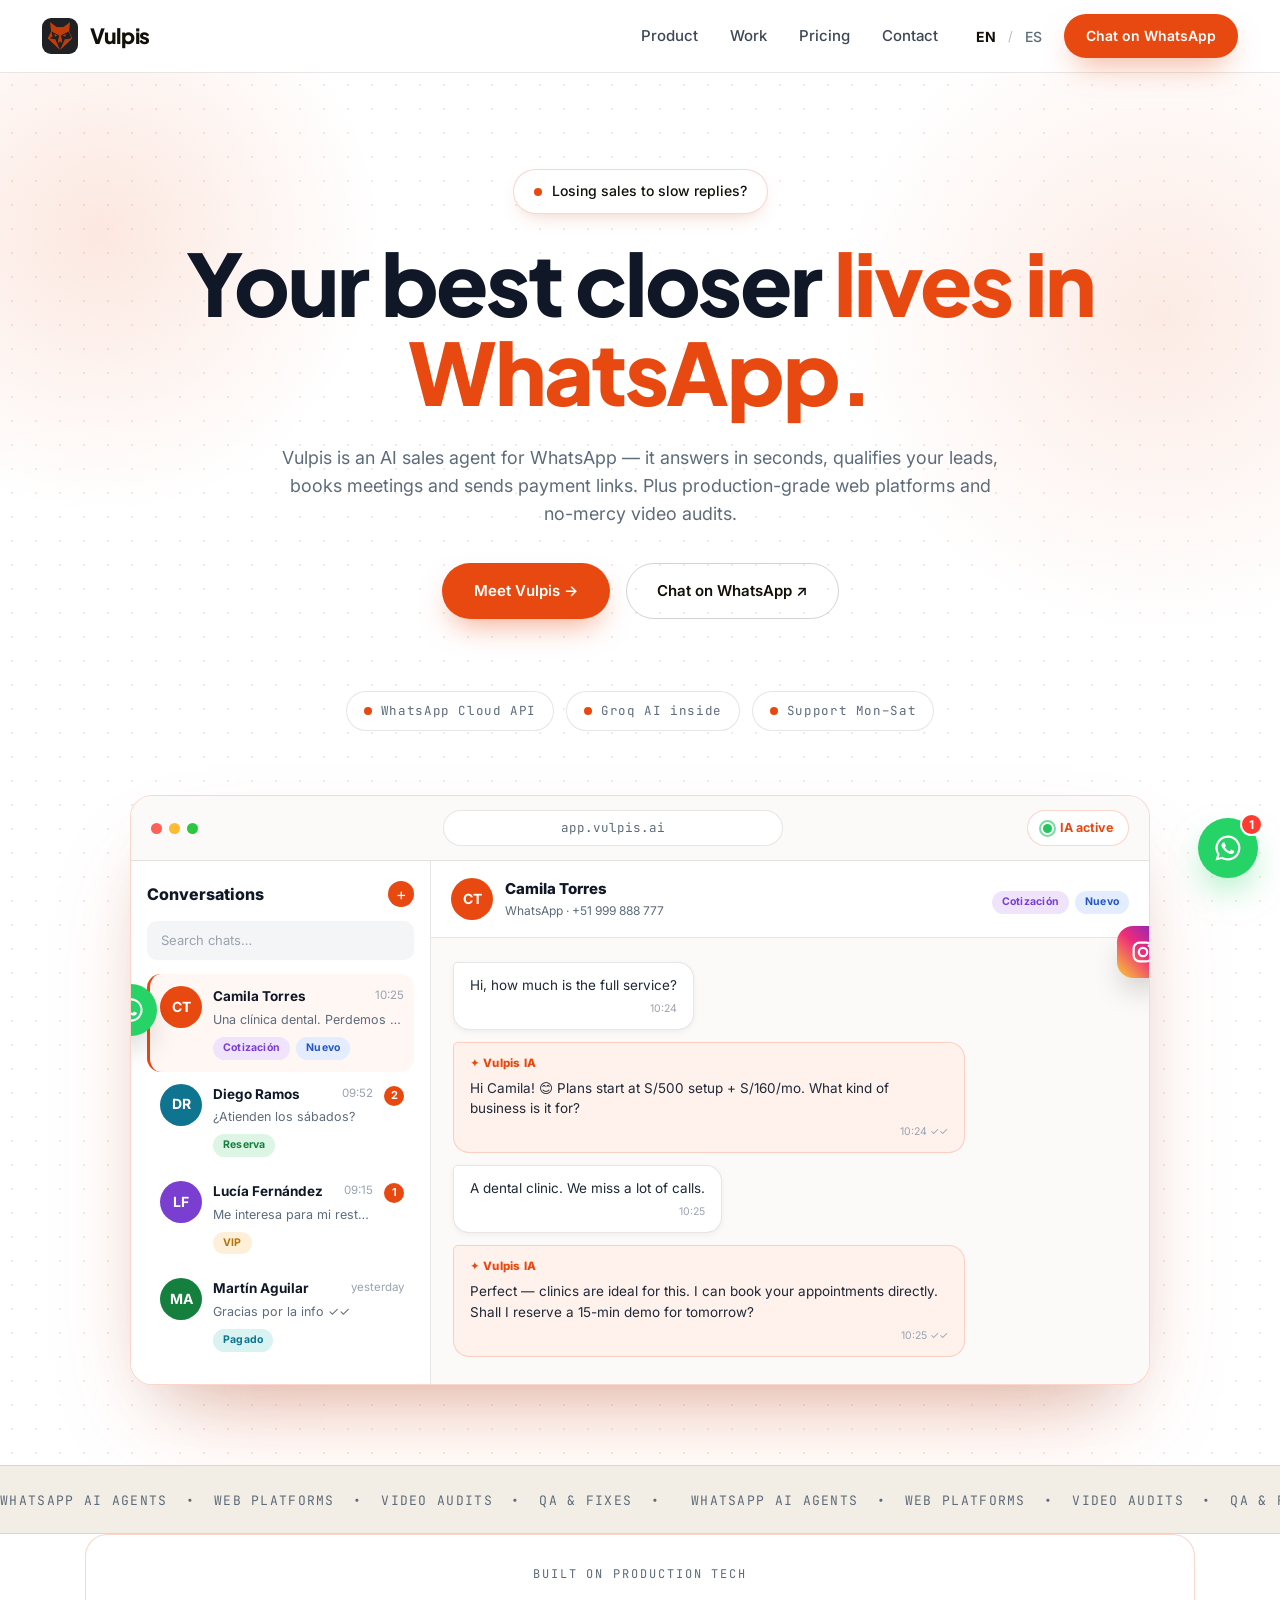
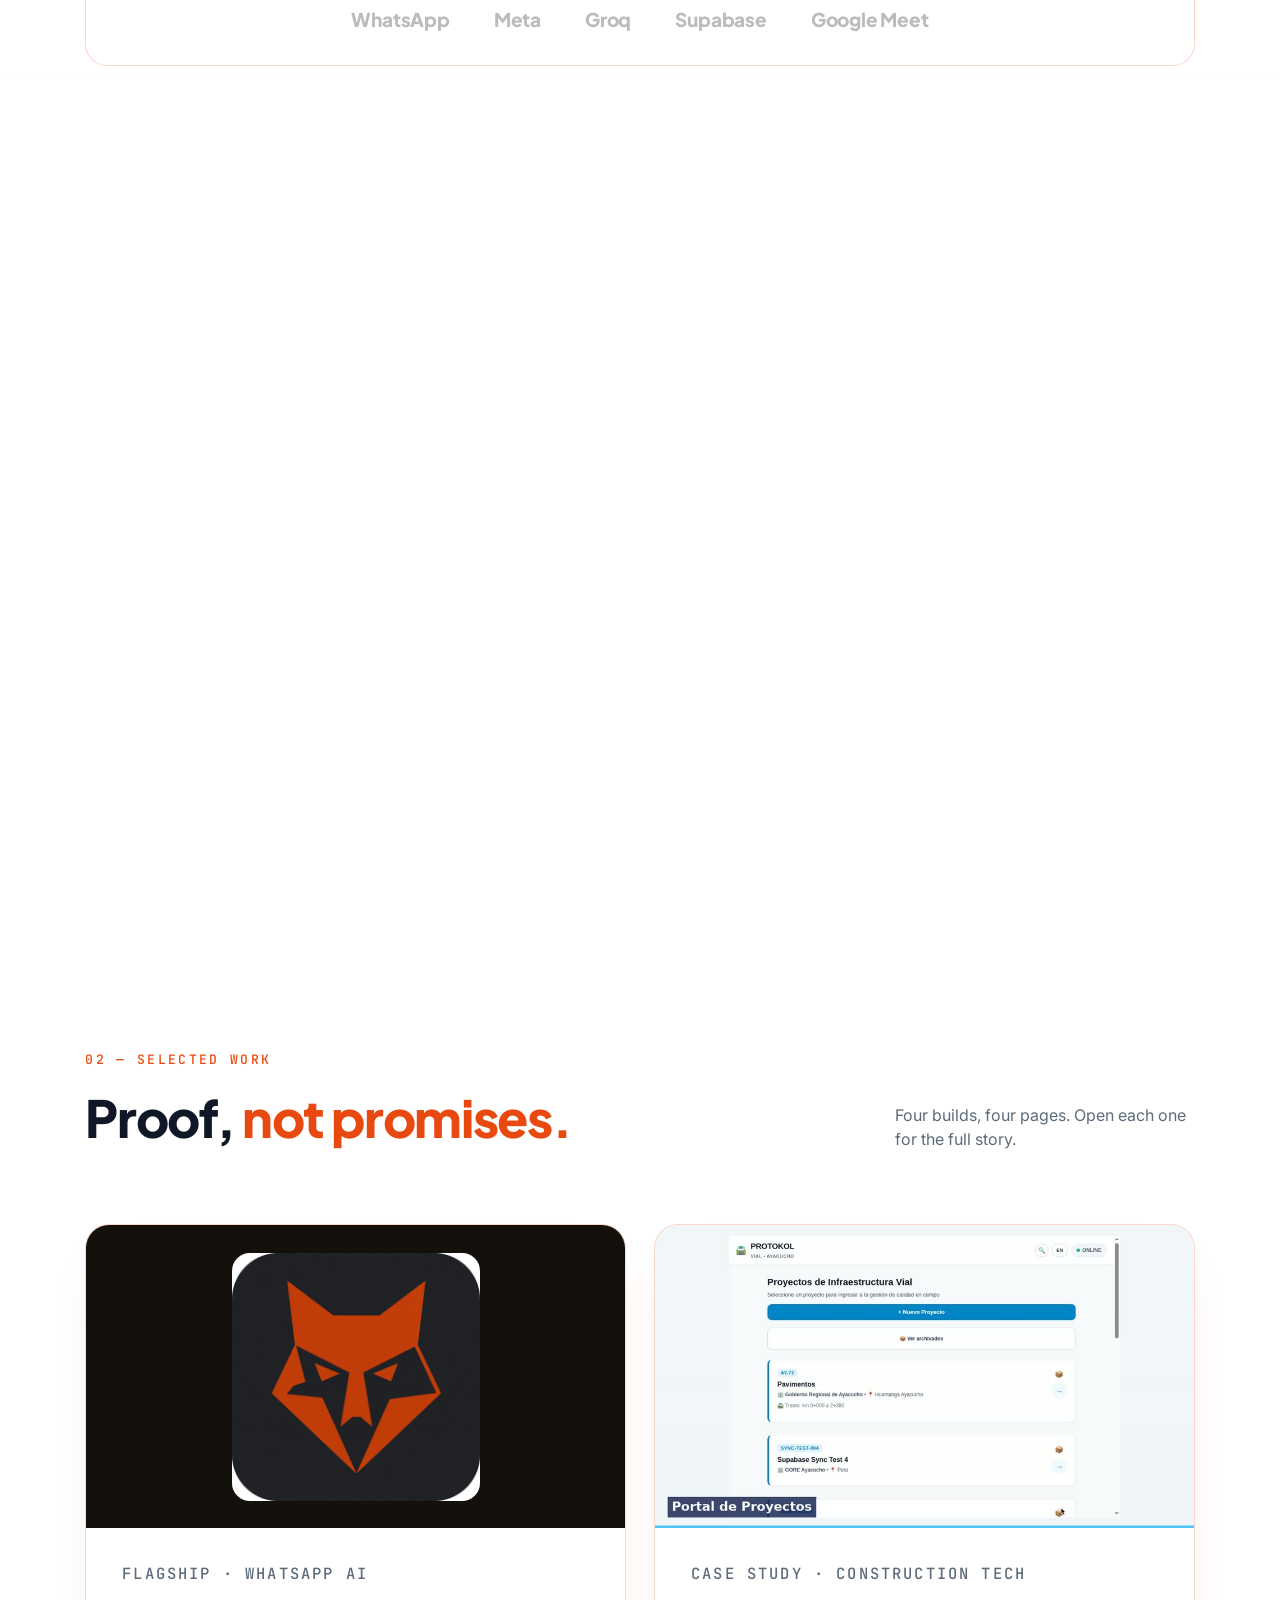
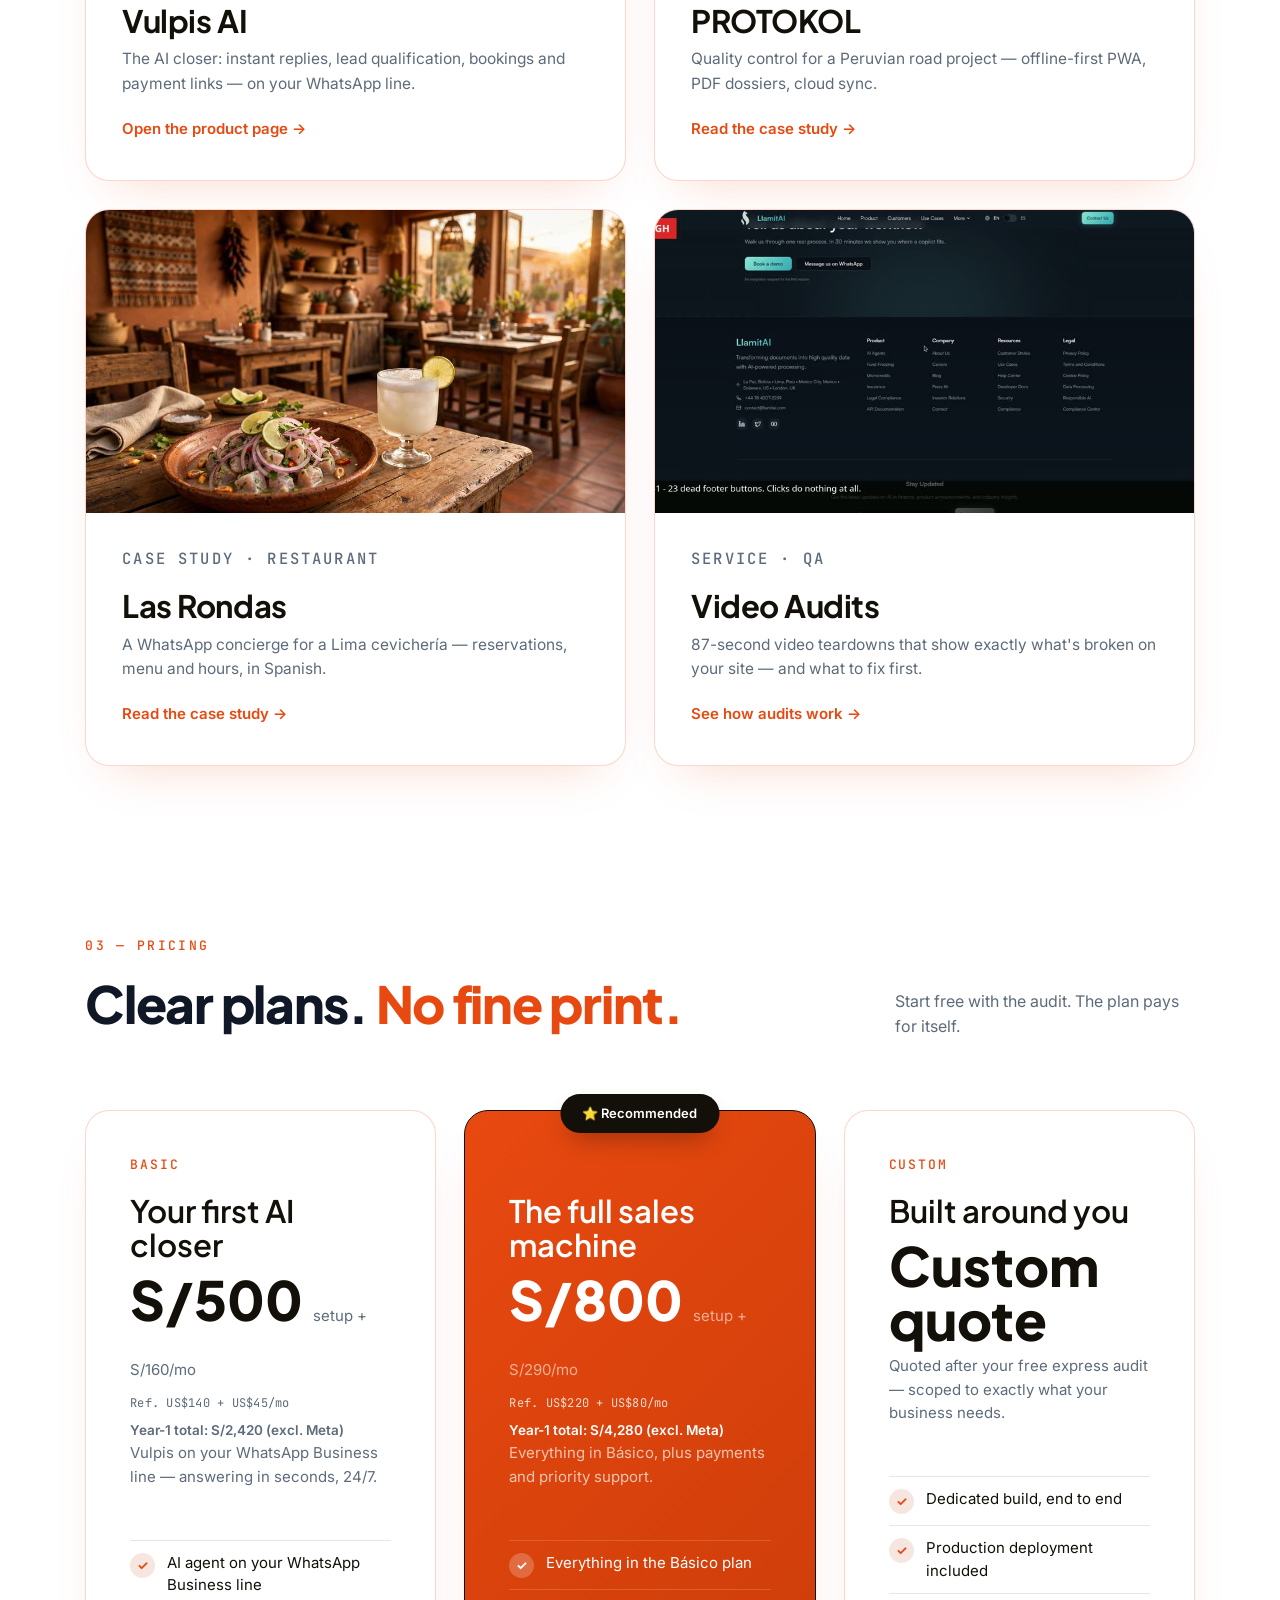
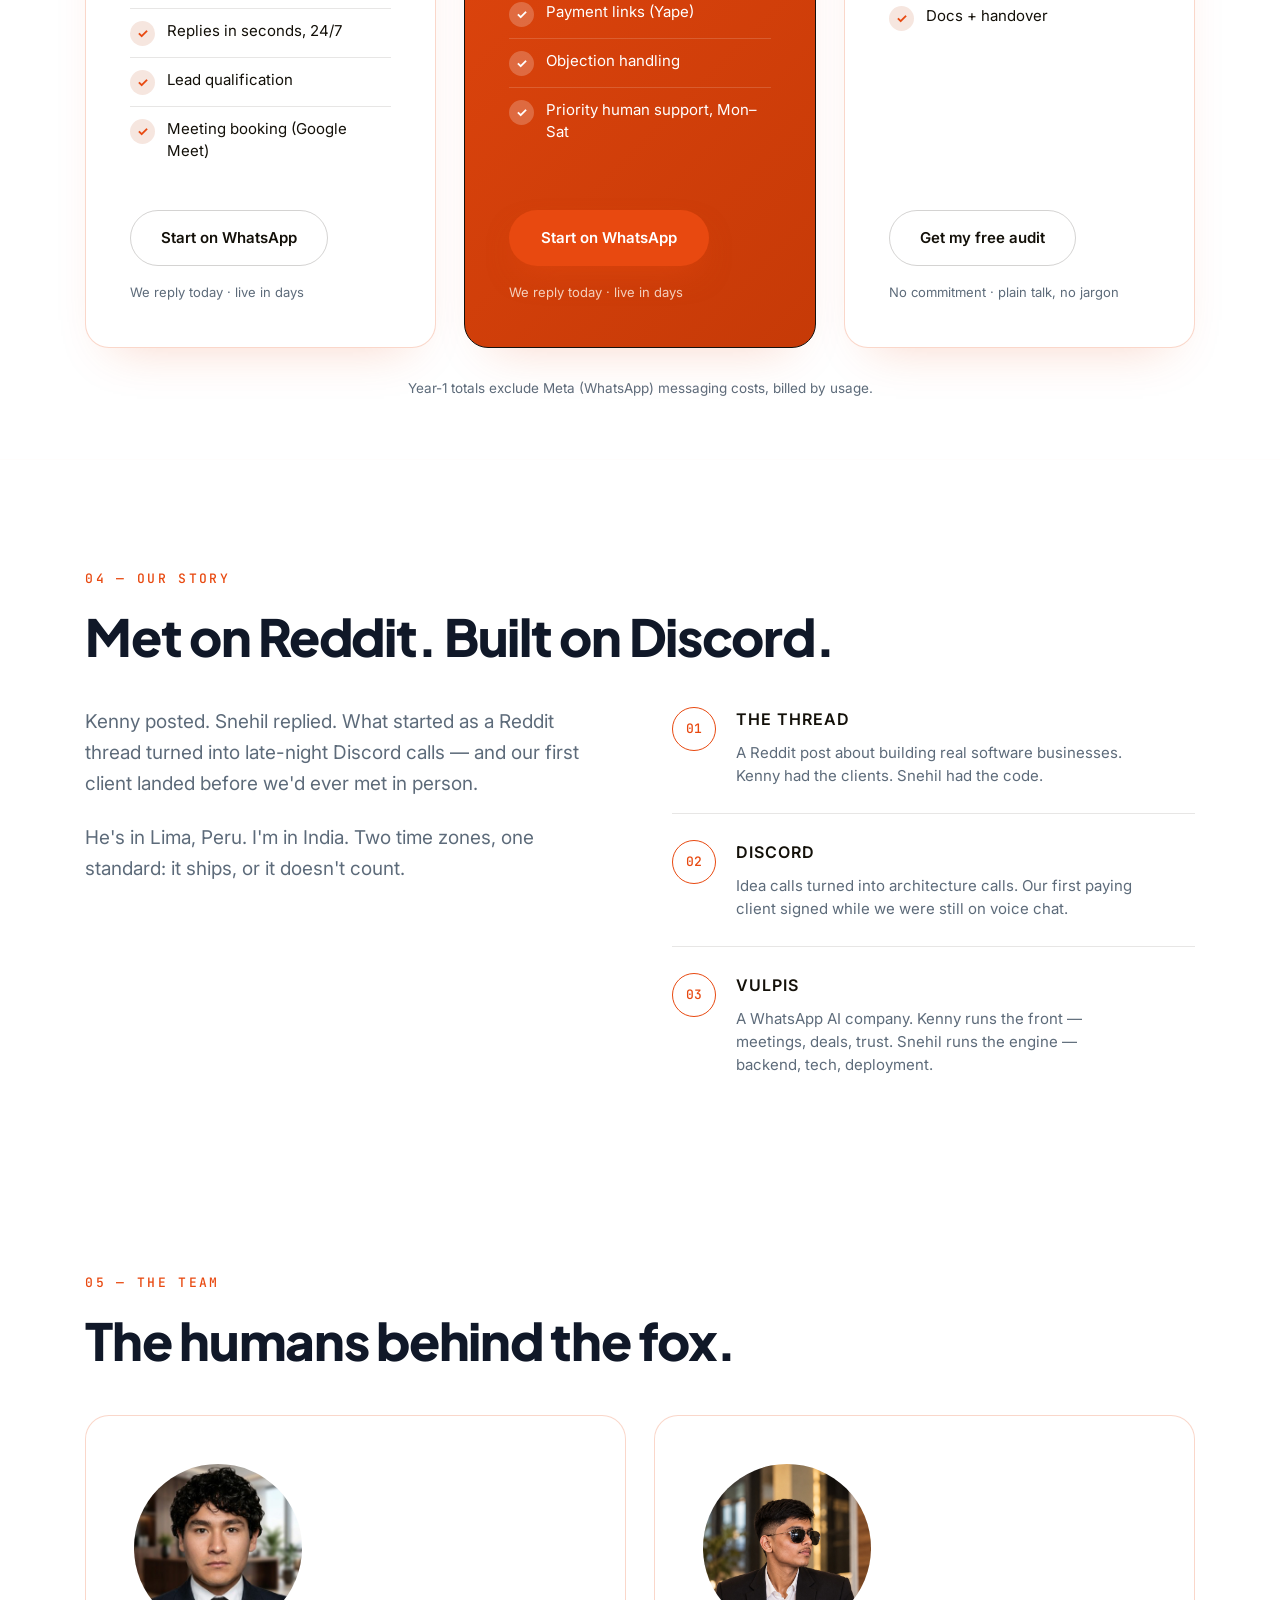
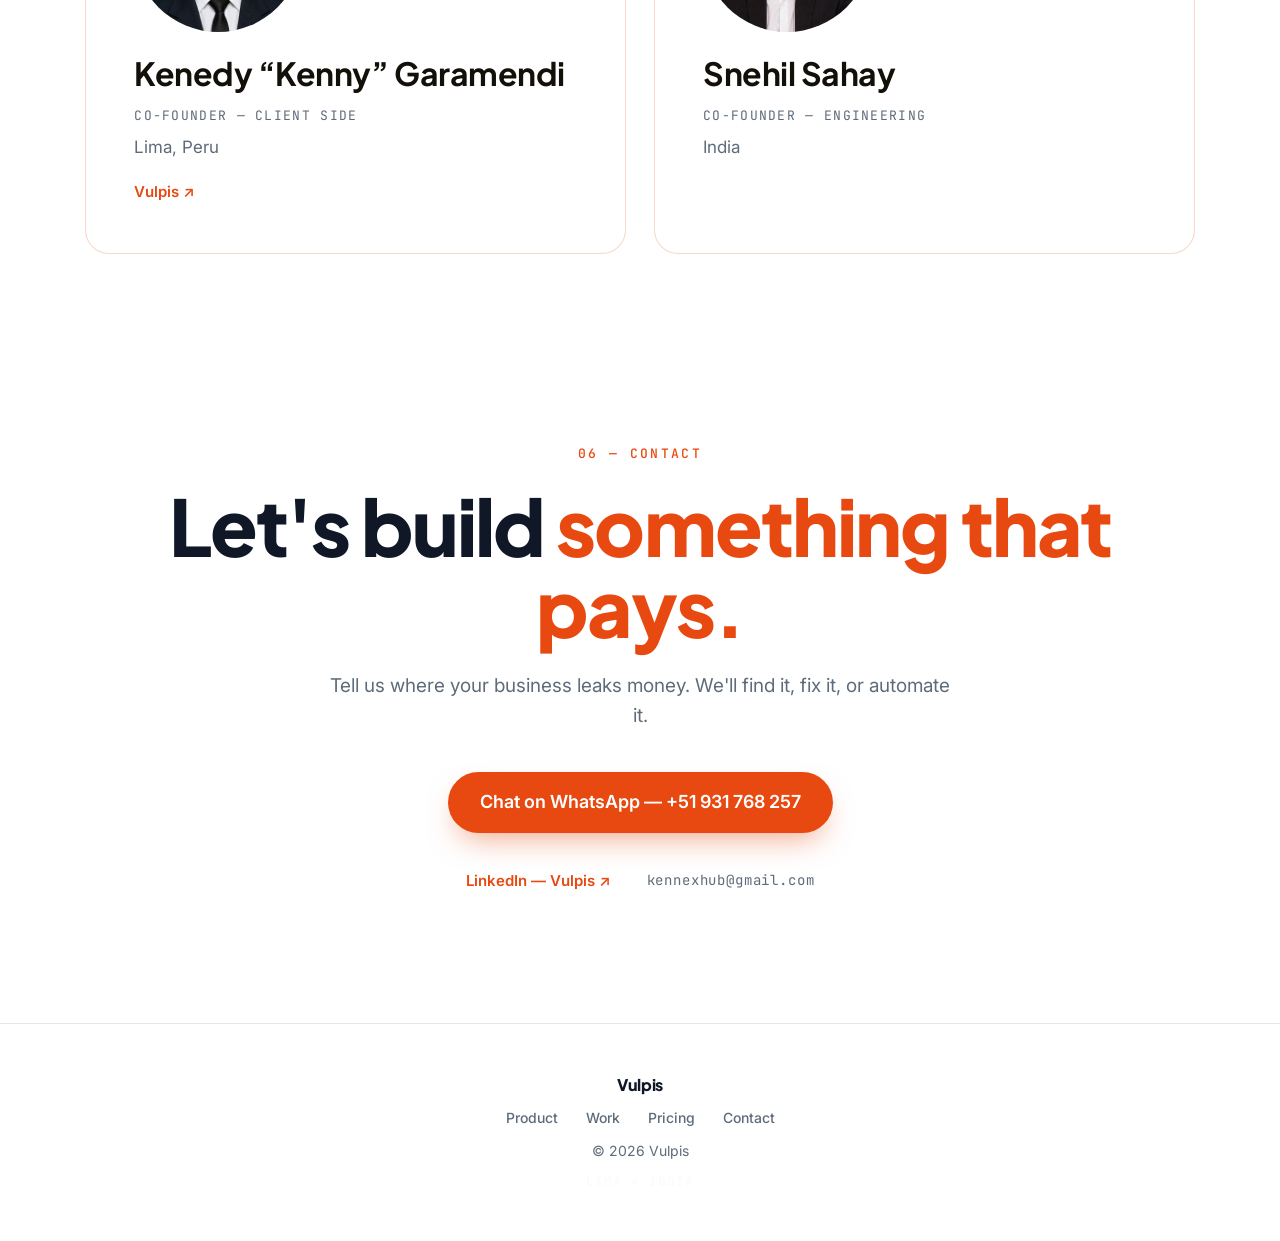
<file: index.html>
<!doctype html>
<html lang="en">
<head>
<meta charset="utf-8">
<meta name="viewport" content="width=device-width, initial-scale=1">
<title>Vulpis — WhatsApp AI that closes · Lima × India</title>
<meta name="description" content="Vulpis builds AI sales agents for WhatsApp, production-grade web platforms, and no-mercy video audits. Designed in Lima, engineered in India.">
<link rel="icon" type="image/png" href="assets/img/favicon.png">
<link rel="preconnect" href="https://fonts.googleapis.com">
<link rel="preconnect" href="https://fonts.gstatic.com" crossorigin>
<link href="https://fonts.googleapis.com/css2?family=Plus+Jakarta+Sans:wght@500;600;700;800&family=Inter:wght@400;500;600;700&family=JetBrains+Mono:wght@400;500&display=swap" rel="stylesheet">
<link rel="stylesheet" href="styles.css">
<noscript><style>.reveal{opacity:1 !important;transform:none !important}</style></noscript>
</head>
<body>

<header class="nav">
  <a class="brand" href="index.html" aria-label="Vulpis home">
    <img src="assets/img/vulpis-logo.png" alt="Vulpis logo" width="36" height="36">
    <span>Vulpis</span>
  </a>
  <nav class="links" aria-label="Sections">
    <a href="vulpis.html" data-en="Product" data-es="Producto">Product</a>
    <a href="#work" data-en="Work" data-es="Proyectos">Work</a>
    <a href="#pricing" data-en="Pricing" data-es="Precios">Pricing</a>
    <a href="#contact" data-en="Contact" data-es="Contacto">Contact</a>
  </nav>
  <div class="nav-right">
    <div class="lang-toggle" role="group" aria-label="Language">
      <button type="button" data-lang="en" class="active">EN</button>
      <span aria-hidden="true">/</span>
      <button type="button" data-lang="es">ES</button>
    </div>
    <a class="btn btn-primary btn-sm" id="nav-wa" data-wa="1" href="https://wa.me/51931768257" target="_blank" rel="noopener">
      <span data-en="Chat on WhatsApp" data-es="Hablar por WhatsApp">Chat on WhatsApp</span>
    </a>
    <button class="menu-btn" aria-label="Menu" aria-expanded="false"><span></span><span></span></button>
  </div>
</header>

<main id="top">

  <!-- HERO -->
  <section class="hero hero-center dots">
    <p class="pill reveal"><span class="dot"></span><span data-en="Losing sales to slow replies?" data-es="¿Pierdes ventas por responder tarde?">¿Pierdes ventas por responder tarde?</span></p>
    <h1 class="reveal"><span data-en="Your best closer " data-es="Tu mejor cerrador ">Your best closer </span><em data-en="lives in WhatsApp." data-es="vive en WhatsApp.">lives in WhatsApp.</em></h1>
    <p class="lede reveal" data-en="Vulpis is an AI sales agent for WhatsApp — it answers in seconds, qualifies your leads, books meetings and sends payment links. Plus production-grade web platforms and no-mercy video audits." data-es="Vulpis es un agente de ventas con IA para WhatsApp — responde en segundos, califica tus leads, agenda reuniones y envía links de pago. Además de plataformas web en producción y auditorías en video sin piedad.">Vulpis es un agente de ventas con IA para WhatsApp — responde en segundos, califica tus leads, agenda reuniones y envía links de pago. Además de plataformas web en producción y auditorías en video sin piedad.</p>
    <div class="ctas reveal">
      <a class="btn btn-primary" href="vulpis.html">
        <span data-en="Meet Vulpis →" data-es="Conoce a Vulpis →">Meet Vulpis →</span>
      </a>
      <a class="btn btn-ghost" id="hero-wa" data-wa="1" href="https://wa.me/51931768257" target="_blank" rel="noopener">
        <span data-en="Chat on WhatsApp ↗" data-es="Hablar por WhatsApp ↗">Chat on WhatsApp ↗</span>
      </a>
    </div>
    <div class="trust-row reveal">
      <span class="t"><i></i>WhatsApp Cloud API</span>
      <span class="t"><i></i><span data-en="Groq AI inside" data-es="IA de Groq adentro">Groq AI inside</span></span>
      <span class="t"><i></i><span data-en="Support Mon–Sat" data-es="Soporte Lun–Sáb">Soporte Lun–Sáb</span></span>
    </div>
    <div class="dash-wrap reveal">
    <div class="dash" role="img" aria-label="Vulpis inbox preview">
      <span class="chan-float cf-wa" aria-hidden="true"><svg viewBox="0 0 24 24"><path fill="#ffffff" d="M12 2a10 10 0 0 0-8.6 15.1L2 22l5-1.3A10 10 0 1 0 12 2zm0 18.2a8.2 8.2 0 0 1-4.2-1.1l-.3-.2-3 .8.8-2.9-.2-.3A8.2 8.2 0 1 1 12 20.2zm4.6-6.1c-.3-.1-1.5-.7-1.7-.8-.2-.1-.4-.1-.6.1-.2.3-.6.8-.8 1-.1.2-.3.2-.5.1a6.7 6.7 0 0 1-3.3-2.9c-.3-.4 0-.5.1-.7l.4-.5c.1-.2.1-.3 0-.5l-.8-1.9c-.2-.5-.4-.4-.6-.4h-.5c-.2 0-.5.2-.7.3-.9.9-1.1 2.2-.2 3.9a11.6 11.6 0 0 0 4.5 4.2c1.7.8 2.4.9 3.2.7.5-.1 1.5-.6 1.7-1.2.2-.6.2-1.1.1-1.2 0-.1-.2-.1-.4-.2z"/></svg></span>
      <span class="chan-float cf-ig" aria-hidden="true"><svg viewBox="0 0 24 24" fill="none" stroke="#ffffff" stroke-width="1.9"><rect x="4" y="4" width="16" height="16" rx="5"/><circle cx="12" cy="12" r="3.6"/><circle cx="17.2" cy="6.8" r="1.2" fill="#ffffff" stroke="none"/></svg></span>
      <div class="dash-bar">
        <span class="tl"><i></i><i></i><i></i></span>
        <span class="dash-url">app.vulpis.ai</span>
        <span class="ia-badge"><span class="pulse"></span><span data-en="IA active" data-es="IA activa">IA activa</span></span>
      </div>
      <div class="dash-body">
        <div class="dash-chats">
          <p class="dash-title"><span data-en="Conversations" data-es="Conversaciones">Conversaciones</span><span class="plus">+</span></p>
          <div class="dsearch"><span data-en="Search chats…" data-es="Buscar en chats…">Buscar en chats…</span></div>
          <div class="dchat active">
            <span class="davatar" style="background:#e84910">CT</span>
            <div><p class="dname">Camila Torres <time>10:25</time></p><p class="dprev">Una clínica dental. Perdemos muchas…</p><span class="dtags"><em class="tag purple">Cotización</em><em class="tag blue">Nuevo</em></span></div>
          </div>
          <div class="dchat">
            <span class="davatar" style="background:#0e7490">DR</span>
            <div><p class="dname">Diego Ramos <time>09:52</time></p><p class="dprev">¿Atienden los sábados?</p><span class="dtags"><em class="tag green">Reserva</em></span></div>
            <span class="dunread">2</span>
          </div>
          <div class="dchat">
            <span class="davatar" style="background:#7a3fd1">LF</span>
            <div><p class="dname">Lucía Fernández <time>09:15</time></p><p class="dprev">Me interesa para mi restaurante</p><span class="dtags"><em class="tag amber">VIP</em></span></div>
            <span class="dunread">1</span>
          </div>
          <div class="dchat">
            <span class="davatar" style="background:#157f3d">MA</span>
            <div><p class="dname">Martín Aguilar <time data-en="yesterday" data-es="ayer">ayer</time></p><p class="dprev">Gracias por la info ✓✓</p><span class="dtags"><em class="tag teal">Pagado</em></span></div>
          </div>
        </div>
        <div class="dash-conv">
          <div class="dconv-head">
            <span class="davatar" style="background:#e84910">CT</span>
            <div><p class="dname2">Camila Torres</p><p class="dsub">WhatsApp · +51 999 888 777</p></div>
            <span class="dtags"><em class="tag purple">Cotización</em><em class="tag blue">Nuevo</em></span>
          </div>
          <div class="dmsgs">
            <div class="dm in"><span data-en="Hi, how much is the full service?" data-es="Hola, ¿cuánto cuesta el servicio completo?">Hola, ¿cuánto cuesta el servicio completo?</span><time>10:24</time></div>
            <div class="dm ai"><p class="aisign">✦ Vulpis IA</p><span data-en="Hi Camila! 😊 Plans start at S/500 setup + S/160/mo. What kind of business is it for?" data-es="¡Hola, Camila! 😊 Tenemos planes desde S/500 de instalación + S/160/mes. ¿Para qué tipo de negocio sería?">¡Hola, Camila! 😊 Tenemos planes desde S/500 de instalación + S/160/mes. ¿Para qué tipo de negocio sería?</span><time>10:24 ✓✓</time></div>
            <div class="dm in"><span data-en="A dental clinic. We miss a lot of calls." data-es="Una clínica dental. Perdemos muchas llamadas.">Una clínica dental. Perdemos muchas llamadas.</span><time>10:25</time></div>
            <div class="dm ai"><p class="aisign">✦ Vulpis IA</p><span data-en="Perfect — clinics are ideal for this. I can book your appointments directly. Shall I reserve a 15-min demo for tomorrow?" data-es="Perfecto — las clínicas son ideales para esto. Puedo agendar tus citas directo. ¿Te reservo una demo de 15 min para mañana?">Perfecto — las clínicas son ideales para esto. Puedo agendar tus citas directo. ¿Te reservo una demo de 15 min para mañana?</span><time>10:25 ✓✓</time></div>
          </div>
        </div>
      </div>
    </div>
    </div>
  </section>

  <!-- MARQUEE -->
  <div class="marquee" aria-hidden="true">
    <div class="marquee-track">
      <span>WHATSAPP AI AGENTS&nbsp;&nbsp;•&nbsp;&nbsp;WEB PLATFORMS&nbsp;&nbsp;•&nbsp;&nbsp;VIDEO AUDITS&nbsp;&nbsp;•&nbsp;&nbsp;QA &amp; FIXES&nbsp;&nbsp;•&nbsp;&nbsp;</span>
      <span>WHATSAPP AI AGENTS&nbsp;&nbsp;•&nbsp;&nbsp;WEB PLATFORMS&nbsp;&nbsp;•&nbsp;&nbsp;VIDEO AUDITS&nbsp;&nbsp;•&nbsp;&nbsp;QA &amp; FIXES&nbsp;&nbsp;•&nbsp;&nbsp;</span>
    </div>
  </div>

  <div class="backed reveal">
    <div class="backed-box">
      <p data-en="BUILT ON PRODUCTION TECH" data-es="CONSTRUIDO SOBRE TECNOLOGÍA PROBADA">BUILT ON PRODUCTION TECH</p>
      <div class="backed-logos">
        <span>WhatsApp</span><span>Meta</span><span>Groq</span><span>Supabase</span><span>Google Meet</span>
      </div>
    </div>
  </div>

  <!-- FLAGSHIP -->
  <section id="product" class="section wash">
    <div class="section-head reveal">
      <div>
        <p class="kicker"><span data-en="01 — THE FLAGSHIP" data-es="01 — LA ESTRELLA">01 — THE FLAGSHIP</span></p>
        <h2><span data-en="Vulpis, the " data-es="Vulpis, el ">Vulpis, the </span><em data-en="AI closer." data-es="cerrador IA.">AI closer.</em></h2>
      </div>
      <p class="section-note" data-en="One product, one job: turn WhatsApp chats into paying customers." data-es="Un producto, un trabajo: convertir chats de WhatsApp en clientes que pagan.">One product, one job: turn WhatsApp chats into paying customers.</p>
    </div>
    <div class="split">
      <div class="split-media reveal">
        <div class="phone" role="img" aria-label="Vulpis WhatsApp chat">
          <div class="phone-screen">
            <div class="wa-notch"></div>
            <div class="wa-head">
              <span class="wa-avatar">V</span>
              <div><p class="wa-name">Vulpis · AI Closer</p><p class="wa-status" data-en="online" data-es="en línea">online</p></div>
            </div>
            <div class="wa-chat">
              <div class="bubble in" data-en="Hi! Do you take appointments on weekends?" data-es="¡Hola! ¿Atienden fines de semana?">Hi! Do you take appointments on weekends?</div>
              <div class="bubble out" data-en="Hi! Yes — we're open Sat 9am–6pm. Want me to book you in?" data-es="¡Hola! Sí — abrimos sáb de 9am a 6pm. ¿Te reservo un espacio?">Hi! Yes — we're open Sat 9am–6pm. Want me to book you in?</div>
              <div class="bubble in" data-en="Yes please, Saturday morning." data-es="Sí por favor, el sábado en la mañana.">Yes please, Saturday morning.</div>
              <div class="bubble out" data-en="Done ✓ Sat 10:30am. I'll send the payment link to confirm." data-es="Listo ✓ Sáb 10:30am. Te envío el link de pago para confirmar.">Done ✓ Sat 10:30am. I'll send the payment link to confirm.</div>
            </div>
            <div class="wa-input"><span class="field" data-en="Message" data-es="Mensaje">Message</span><span class="mic"></span></div>
          </div>
        </div>
      </div>
      <div class="reveal">
        <p class="card-lede" data-en="Every message answered in seconds — nights, weekends, holidays." data-es="Cada mensaje respondido en segundos — noches, fines de semana, feriados.">Every message answered in seconds — nights, weekends, holidays.</p>
        <p class="card-desc" data-en="Vulpis plugs into your WhatsApp Business line, learns your prices and FAQs, and works the chat like your best salesperson: qualifies, handles objections, books, and collects." data-es="Vulpis se conecta a tu línea de WhatsApp Business, aprende tus precios y preguntas frecuentes, y trabaja el chat como tu mejor vendedor: califica, responde objeciones, agenda y cobra.">Vulpis plugs into your WhatsApp Business line, learns your prices and FAQs, and works the chat like your best salesperson: qualifies, handles objections, books, and collects.</p>
        <ul class="check-list">
          <li data-en="Replies in seconds, 24/7" data-es="Responde en segundos, 24/7">Replies in seconds, 24/7</li>
          <li data-en="Qualifies leads before you lift a finger" data-es="Califica leads antes de que muevas un dedo">Qualifies leads before you lift a finger</li>
          <li data-en="Books meetings straight to your calendar" data-es="Agenda reuniones directo en tu calendario">Books meetings straight to your calendar</li>
          <li data-en="Sends payment links automatically" data-es="Envía links de pago automáticamente">Sends payment links automatically</li>
        </ul>
        <a class="btn btn-primary" href="vulpis.html"><span data-en="See the full product →" data-es="Ver el producto completo →">See the full product →</span></a>
      </div>
    </div>
  </section>

  <!-- WORK -->
  <section id="work" class="section">
    <div class="section-head reveal">
      <div>
        <p class="kicker"><span data-en="02 — SELECTED WORK" data-es="02 — PROYECTOS">02 — SELECTED WORK</span></p>
        <h2><span data-en="Proof, " data-es="Pruebas, ">Proof, </span><em data-en="not promises." data-es="no promesas.">not promises.</em></h2>
      </div>
      <p class="section-note" data-en="Four builds, four pages. Open each one for the full story." data-es="Cuatro proyectos, cuatro páginas. Abre cada una para la historia completa.">Four builds, four pages. Open each one for the full story.</p>
    </div>
    <div class="work-grid">
      <a class="work-card reveal" href="vulpis.html">
        <div class="wc-media darkbg"><img src="assets/img/vulpis-logo.png" alt="Vulpis fox logo" loading="lazy"></div>
        <div class="wc-body">
          <p class="wc-tag" data-en="FLAGSHIP · WHATSAPP AI" data-es="ESTRELLA · IA EN WHATSAPP">FLAGSHIP · WHATSAPP AI</p>
          <h3>Vulpis AI</h3>
          <p data-en="The AI closer: instant replies, lead qualification, bookings and payment links — on your WhatsApp line." data-es="El cerrador IA: respuestas instantáneas, calificación de leads, reservas y links de pago — en tu línea de WhatsApp.">The AI closer: instant replies, lead qualification, bookings and payment links — on your WhatsApp line.</p>
          <span class="go" data-en="Open the product page →" data-es="Abrir la página del producto →">Open the product page →</span>
        </div>
      </a>
      <a class="work-card reveal" href="protokol.html">
        <div class="wc-media"><img src="assets/img/poster-protokol.jpg" alt="PROTOKOL project portal" loading="lazy"></div>
        <div class="wc-body">
          <p class="wc-tag" data-en="CASE STUDY · CONSTRUCTION TECH" data-es="CASO · TECH DE CONSTRUCCIÓN">CASE STUDY · CONSTRUCTION TECH</p>
          <h3>PROTOKOL</h3>
          <p data-en="Quality control for a Peruvian road project — offline-first PWA, PDF dossiers, cloud sync." data-es="Control de calidad para un proyecto vial peruano — PWA offline, expedientes PDF, sincronización en la nube.">Quality control for a Peruvian road project — offline-first PWA, PDF dossiers, cloud sync.</p>
          <span class="go" data-en="Read the case study →" data-es="Leer el caso →">Read the case study →</span>
        </div>
      </a>
      <a class="work-card reveal" href="las-rondas.html">
        <div class="wc-media"><img src="assets/img/tile-las-rondas.jpg" alt="Las Rondas cevichería" loading="lazy"></div>
        <div class="wc-body">
          <p class="wc-tag" data-en="CASE STUDY · RESTAURANT" data-es="CASO · RESTAURANTE">CASE STUDY · RESTAURANT</p>
          <h3>Las Rondas</h3>
          <p data-en="A WhatsApp concierge for a Lima cevichería — reservations, menu and hours, in Spanish." data-es="Un concierge de WhatsApp para una cevichería limeña — reservas, carta y horarios, en español.">A WhatsApp concierge for a Lima cevichería — reservations, menu and hours, in Spanish.</p>
          <span class="go" data-en="Read the case study →" data-es="Leer el caso →">Read the case study →</span>
        </div>
      </a>
      <a class="work-card reveal" href="audits.html">
        <div class="wc-media"><img src="assets/img/poster-audit.jpg" alt="Video audit sample" loading="lazy"></div>
        <div class="wc-body">
          <p class="wc-tag" data-en="SERVICE · QA" data-es="SERVICIO · QA">SERVICE · QA</p>
          <h3 data-en="Video Audits" data-es="Auditorías en video">Video Audits</h3>
          <p data-en="87-second video teardowns that show exactly what's broken on your site — and what to fix first." data-es="Videos de 87 segundos que muestran exactamente qué está roto en tu sitio — y qué arreglar primero.">87-second video teardowns that show exactly what's broken on your site — and what to fix first.</p>
          <span class="go" data-en="See how audits work →" data-es="Ver cómo funcionan →">See how audits work →</span>
        </div>
      </a>
    </div>
  </section>

  <!-- PRICING -->
  <section id="pricing" class="section wash">
    <div class="section-head reveal">
      <div>
        <p class="kicker"><span data-en="03 — PRICING" data-es="03 — PRECIOS">03 — PRICING</span></p>
        <h2><span data-en="Clear plans. " data-es="Planes claros. ">Clear plans. </span><em data-en="No fine print." data-es="Sin letra pequeña.">No fine print.</em></h2>
      </div>
      <p class="section-note" data-en="Start free with the audit. The plan pays for itself." data-es="Empieza gratis con la auditoría. El plan se paga solo.">Start free with the audit. The plan pays for itself.</p>
    </div>
    <div class="pricing-grid">
      <div class="price-card reveal">
        <p class="pname" data-en="BASIC" data-es="BÁSICO">BÁSICO</p>
        <h3 data-en="Your first AI closer" data-es="Tu primer cerrador IA">Tu primer cerrador IA</h3>
        <p class="price">S/500 <span class="per" data-en="setup + S/160/mo" data-es="instalación + S/160/mes">instalación + S/160/mes</span></p>
        <p class="usd-ref">Ref. US$140 + US$45/mo</p>
        <p class="pmeta" data-en="Year-1 total: S/2,420 (excl. Meta)" data-es="Total año 1: S/2,420 (sin Meta)">Total año 1: S/2,420 (sin Meta)</p>
        <p class="pdesc" data-en="Vulpis on your WhatsApp Business line — answering in seconds, 24/7." data-es="Vulpis en tu WhatsApp Business — respondiendo en segundos, 24/7.">Vulpis en tu WhatsApp Business — respondiendo en segundos, 24/7.</p>
        <ul class="check-list">
          <li data-en="AI agent on your WhatsApp Business line" data-es="Agente IA en tu WhatsApp Business">Agente IA en tu WhatsApp Business</li>
          <li data-en="Replies in seconds, 24/7" data-es="Responde en segundos, 24/7">Responde en segundos, 24/7</li>
          <li data-en="Lead qualification" data-es="Calificación de leads">Calificación de leads</li>
          <li data-en="Meeting booking (Google Meet)" data-es="Agenda de reuniones (Google Meet)">Agenda de reuniones (Google Meet)</li>
        </ul>
        <a class="btn btn-ghost" data-wa="1" data-wa-en="Hi Vulpis! I want the Básico plan for my business." data-wa-es="¡Hola Vulpis! Quiero el plan Básico para mi negocio." href="https://wa.me/51931768257" target="_blank" rel="noopener"><span data-en="Start on WhatsApp" data-es="Empezar por WhatsApp">Empezar por WhatsApp</span></a>
        <p class="cta-note" data-en="We reply today · live in days" data-es="Respondemos hoy · en vivo en días">Respondemos hoy · en vivo en días</p>
      </div>
      <div class="price-card featured reveal">
        <span class="rec-badge"><span data-en="⭐ Recommended" data-es="⭐ Recomendado">⭐ Recomendado</span></span>
        <p class="pname" data-en="PRO" data-es="PRO">PRO</p>
        <h3 data-en="The full sales machine" data-es="La máquina de ventas completa">La máquina de ventas completa</h3>
        <p class="price">S/800 <span class="per" data-en="setup + S/290/mo" data-es="instalación + S/290/mes">instalación + S/290/mes</span></p>
        <p class="usd-ref">Ref. US$220 + US$80/mo</p>
        <p class="pmeta" data-en="Year-1 total: S/4,280 (excl. Meta)" data-es="Total año 1: S/4,280 (sin Meta)">Total año 1: S/4,280 (sin Meta)</p>
        <p class="pdesc" data-en="Everything in Básico, plus payments and priority support." data-es="Todo lo del Básico, más pagos y soporte prioritario.">Todo lo del Básico, más pagos y soporte prioritario.</p>
        <ul class="check-list">
          <li data-en="Everything in the Básico plan" data-es="Todo lo del plan Básico">Todo lo del plan Básico</li>
          <li data-en="Payment links (Yape)" data-es="Links de pago (Yape)">Links de pago (Yape)</li>
          <li data-en="Objection handling" data-es="Manejo de objeciones">Manejo de objeciones</li>
          <li data-en="Priority human support, Mon–Sat" data-es="Soporte humano prioritario, Lun–Sáb">Soporte humano prioritario, Lun–Sáb</li>
        </ul>
        <a class="btn btn-primary" data-wa="1" data-wa-en="Hi Vulpis! I want the Pro plan for my business." data-wa-es="¡Hola Vulpis! Quiero el plan Pro para mi negocio." href="https://wa.me/51931768257" target="_blank" rel="noopener"><span data-en="Start on WhatsApp" data-es="Empezar por WhatsApp">Empezar por WhatsApp</span></a>
        <p class="cta-note" data-en="We reply today · live in days" data-es="Respondemos hoy · en vivo en días">Respondemos hoy · en vivo en días</p>
      </div>
      <div class="price-card reveal">
        <p class="pname" data-en="CUSTOM" data-es="A MEDIDA">A MEDIDA</p>
        <h3 data-en="Built around you" data-es="Hecho a tu medida">Hecho a tu medida</h3>
        <p class="price"><span data-en="Custom quote" data-es="A cotizar">A cotizar</span></p>
        <p class="pdesc" data-en="Quoted after your free express audit — scoped to exactly what your business needs." data-es="Se cotiza tras tu auditoría express gratuita — a la medida exacta de tu negocio.">Se cotiza tras tu auditoría express gratuita — a la medida exacta de tu negocio.</p>
        <ul class="check-list">
          <li data-en="Dedicated build, end to end" data-es="Desarrollo dedicado, integral">Desarrollo dedicado, integral</li>
          <li data-en="Production deployment included" data-es="Despliegue en producción incluido">Despliegue en producción incluido</li>
          <li data-en="Docs + handover" data-es="Documentación + entrega">Documentación + entrega</li>
        </ul>
        <a class="btn btn-ghost" data-wa="1" data-wa-en="Hi Vulpis! I'd like a free express audit of my business." data-wa-es="¡Hola Vulpis! Quiero una auditoría express gratis de mi negocio." href="https://wa.me/51931768257" target="_blank" rel="noopener"><span data-en="Get my free audit" data-es="Quiero mi auditoría gratis">Quiero mi auditoría gratis</span></a>
        <p class="cta-note" data-en="No commitment · plain talk, no jargon" data-es="Sin compromiso · claro y sin tecnicismos">Sin compromiso · claro y sin tecnicismos</p>
      </div>
    </div>
    <p class="price-note reveal" data-en="Year-1 totals exclude Meta (WhatsApp) messaging costs, billed by usage." data-es="Totales de año 1 sin incluir costos de mensajería de Meta (WhatsApp), facturados según uso.">Totales de año 1 sin incluir costos de mensajería de Meta (WhatsApp), facturados según uso.</p>
  </section>

  <!-- STORY -->
  <section id="story" class="section story">
    <p class="kicker reveal"><span data-en="04 — OUR STORY" data-es="04 — NUESTRA HISTORIA">04 — OUR STORY</span></p>
    <h2 class="reveal" data-en="Met on Reddit. Built on Discord." data-es="Nos conocimos en Reddit. Despegamos en Discord.">Met on Reddit. Built on Discord.</h2>
    <div class="story-cols">
      <div class="story-text reveal">
        <p data-en="Kenny posted. Snehil replied. What started as a Reddit thread turned into late-night Discord calls — and our first client landed before we'd ever met in person." data-es="Kenny publicó. Snehil respondió. Lo que empezó como un hilo de Reddit se convirtió en llamadas nocturnas por Discord — y nuestro primer cliente llegó antes de conocernos en persona.">Kenny posted. Snehil replied. What started as a Reddit thread turned into late-night Discord calls — and our first client landed before we'd ever met in person.</p>
        <p data-en="He's in Lima, Peru. I'm in India. Two time zones, one standard: it ships, or it doesn't count." data-es="Él está en Lima, Perú. Yo en India. Dos husos horarios, un estándar: se lanza o no cuenta.">He's in Lima, Peru. I'm in India. Two time zones, one standard: it ships, or it doesn't count.</p>
      </div>
      <ol class="timeline reveal">
        <li><span class="tnum">01</span><div><h4 data-en="THE THREAD" data-es="EL HILO">THE THREAD</h4><p data-en="A Reddit post about building real software businesses. Kenny had the clients. Snehil had the code." data-es="Un post en Reddit sobre crear negocios de software reales. Kenny tenía los clientes. Snehil tenía el código.">A Reddit post about building real software businesses. Kenny had the clients. Snehil had the code.</p></div></li>
        <li><span class="tnum">02</span><div><h4>DISCORD</h4><p data-en="Idea calls turned into architecture calls. Our first paying client signed while we were still on voice chat." data-es="Las llamadas de ideas se volvieron llamadas de arquitectura. Nuestro primer cliente pagó mientras seguíamos en llamada de voz.">Idea calls turned into architecture calls. Our first paying client signed while we were still on voice chat.</p></div></li>
        <li><span class="tnum">03</span><div><h4>VULPIS</h4><p data-en="A WhatsApp AI company. Kenny runs the front — meetings, deals, trust. Snehil runs the engine — backend, tech, deployment." data-es="Una empresa de IA en WhatsApp. Kenny lleva el frente — reuniones, tratos, confianza. Snehil lleva el motor — backend, tecnología, despliegue.">A WhatsApp AI company. Kenny runs the front — meetings, deals, trust. Snehil runs the engine — backend, tech, deployment.</p></div></li>
      </ol>
    </div>
  </section>

  <!-- TEAM -->
  <section id="team" class="section team">
    <p class="kicker reveal"><span data-en="05 — THE TEAM" data-es="05 — EL EQUIPO">05 — THE TEAM</span></p>
    <h2 class="reveal" data-en="The humans behind the fox." data-es="Los humanos detrás del zorro.">The humans behind the fox.</h2>
    <div class="team-cols">
      <div class="team-card reveal">
        <img src="assets/img/kenny.jpg" alt="Kenny" width="168" height="168" loading="lazy">
        <h3>Kenedy “Kenny” Garamendi</h3>
        <p class="role" data-en="CO-FOUNDER — CLIENT SIDE" data-es="COFUNDADOR — LADO CLIENTE">CO-FOUNDER — CLIENT SIDE</p>
        <p class="loc" data-en="Lima, Peru" data-es="Lima, Perú">Lima, Peru</p>
        <a class="link-arrow" href="https://www.linkedin.com/in/kennexhub/" target="_blank" rel="noopener">Vulpis ↗</a>
      </div>
      <div class="team-card reveal">
        <img src="assets/img/snehil.jpg" alt="Snehil" width="168" height="168" loading="lazy">
        <h3>Snehil Sahay</h3>
        <p class="role" data-en="CO-FOUNDER — ENGINEERING" data-es="COFUNDADOR — INGENIERÍA">CO-FOUNDER — ENGINEERING</p>
        <p class="loc" data-en="India" data-es="India">India</p>
      </div>
    </div>
  </section>

  <!-- CONTACT -->
  <section id="contact" class="section contact">
    <p class="kicker reveal"><span data-en="06 — CONTACT" data-es="06 — CONTACTO">06 — CONTACT</span></p>
    <h2 class="reveal"><span data-en="Let's build " data-es="Construyamos ">Let's build </span><em data-en="something that pays." data-es="algo que genere ingresos.">something that pays.</em></h2>
    <p class="contact-sub reveal" data-en="Tell us where your business leaks money. We'll find it, fix it, or automate it." data-es="Cuéntanos dónde pierde dinero tu negocio. Lo encontramos, lo arreglamos o lo automatizamos.">Tell us where your business leaks money. We'll find it, fix it, or automate it.</p>
    <div class="reveal">
      <a class="btn btn-primary btn-lg" id="contact-wa" data-wa="1" href="https://wa.me/51931768257" target="_blank" rel="noopener">
        <span data-en="Chat on WhatsApp — +51 931 768 257" data-es="Hablar por WhatsApp — +51 931 768 257">Chat on WhatsApp — +51 931 768 257</span>
      </a>
    </div>
    <div class="contact-rows reveal">
      <a class="link-arrow" href="https://www.linkedin.com/in/kennexhub/" target="_blank" rel="noopener"><span data-en="LinkedIn — Vulpis ↗" data-es="LinkedIn — Vulpis ↗">LinkedIn — Vulpis ↗</span></a>
      <a class="link-dim" href="mailto:kennexhub@gmail.com">kennexhub@gmail.com</a>
    </div>
  </section>

</main>

<footer class="footer">
  <div class="footer-inner">
    <a class="brand" href="index.html"><span>Vulpis</span></a>
    <div class="footer-links">
      <a href="vulpis.html" data-en="Product" data-es="Producto">Product</a>
      <a href="#work" data-en="Work" data-es="Proyectos">Work</a>
      <a href="#pricing" data-en="Pricing" data-es="Precios">Pricing</a>
      <a href="#contact" data-en="Contact" data-es="Contacto">Contact</a>
    </div>
    <p>© 2026 Vulpis</p>
    <p class="mono-dim">LIMA × INDIA</p>
  </div>
</footer>

<a class="wa-float" id="wa-float" data-wa="1" href="https://wa.me/51931768257" target="_blank" rel="noopener" aria-label="WhatsApp">
  <span class="wa-float-label" data-en="Chat with us on WhatsApp" data-es="Hablemos por WhatsApp">Hablemos por WhatsApp</span>
  <span class="wa-float-icon" aria-hidden="true"><svg viewBox="0 0 24 24"><path fill="#ffffff" d="M12 2a10 10 0 0 0-8.6 15.1L2 22l5-1.3A10 10 0 1 0 12 2zm0 18.2a8.2 8.2 0 0 1-4.2-1.1l-.3-.2-3 .8.8-2.9-.2-.3A8.2 8.2 0 1 1 12 20.2zm4.6-6.1c-.3-.1-1.5-.7-1.7-.8-.2-.1-.4-.1-.6.1-.2.3-.6.8-.8 1-.1.2-.3.2-.5.1a6.7 6.7 0 0 1-3.3-2.9c-.3-.4 0-.5.1-.7l.4-.5c.1-.2.1-.3 0-.5l-.8-1.9c-.2-.5-.4-.4-.6-.4h-.5c-.2 0-.5.2-.7.3-.9.9-1.1 2.2-.2 3.9a11.6 11.6 0 0 0 4.5 4.2c1.7.8 2.4.9 3.2.7.5-.1 1.5-.6 1.7-1.2.2-.6.2-1.1.1-1.2 0-.1-.2-.1-.4-.2z"/></svg></span>
  <span class="wa-float-badge" aria-hidden="true">1</span>
</a>

<div class="lightbox" id="lightbox" aria-hidden="true" role="dialog" aria-label="Video">
  <div class="lightbox-backdrop" data-close></div>
  <div class="lightbox-box">
    <button class="lightbox-close" data-close aria-label="Close">✕</button>
    <video id="lightbox-video" controls playsinline preload="none"></video>
  </div>
</div>

<script src="app.js"></script>
</body>
</html>
</file>
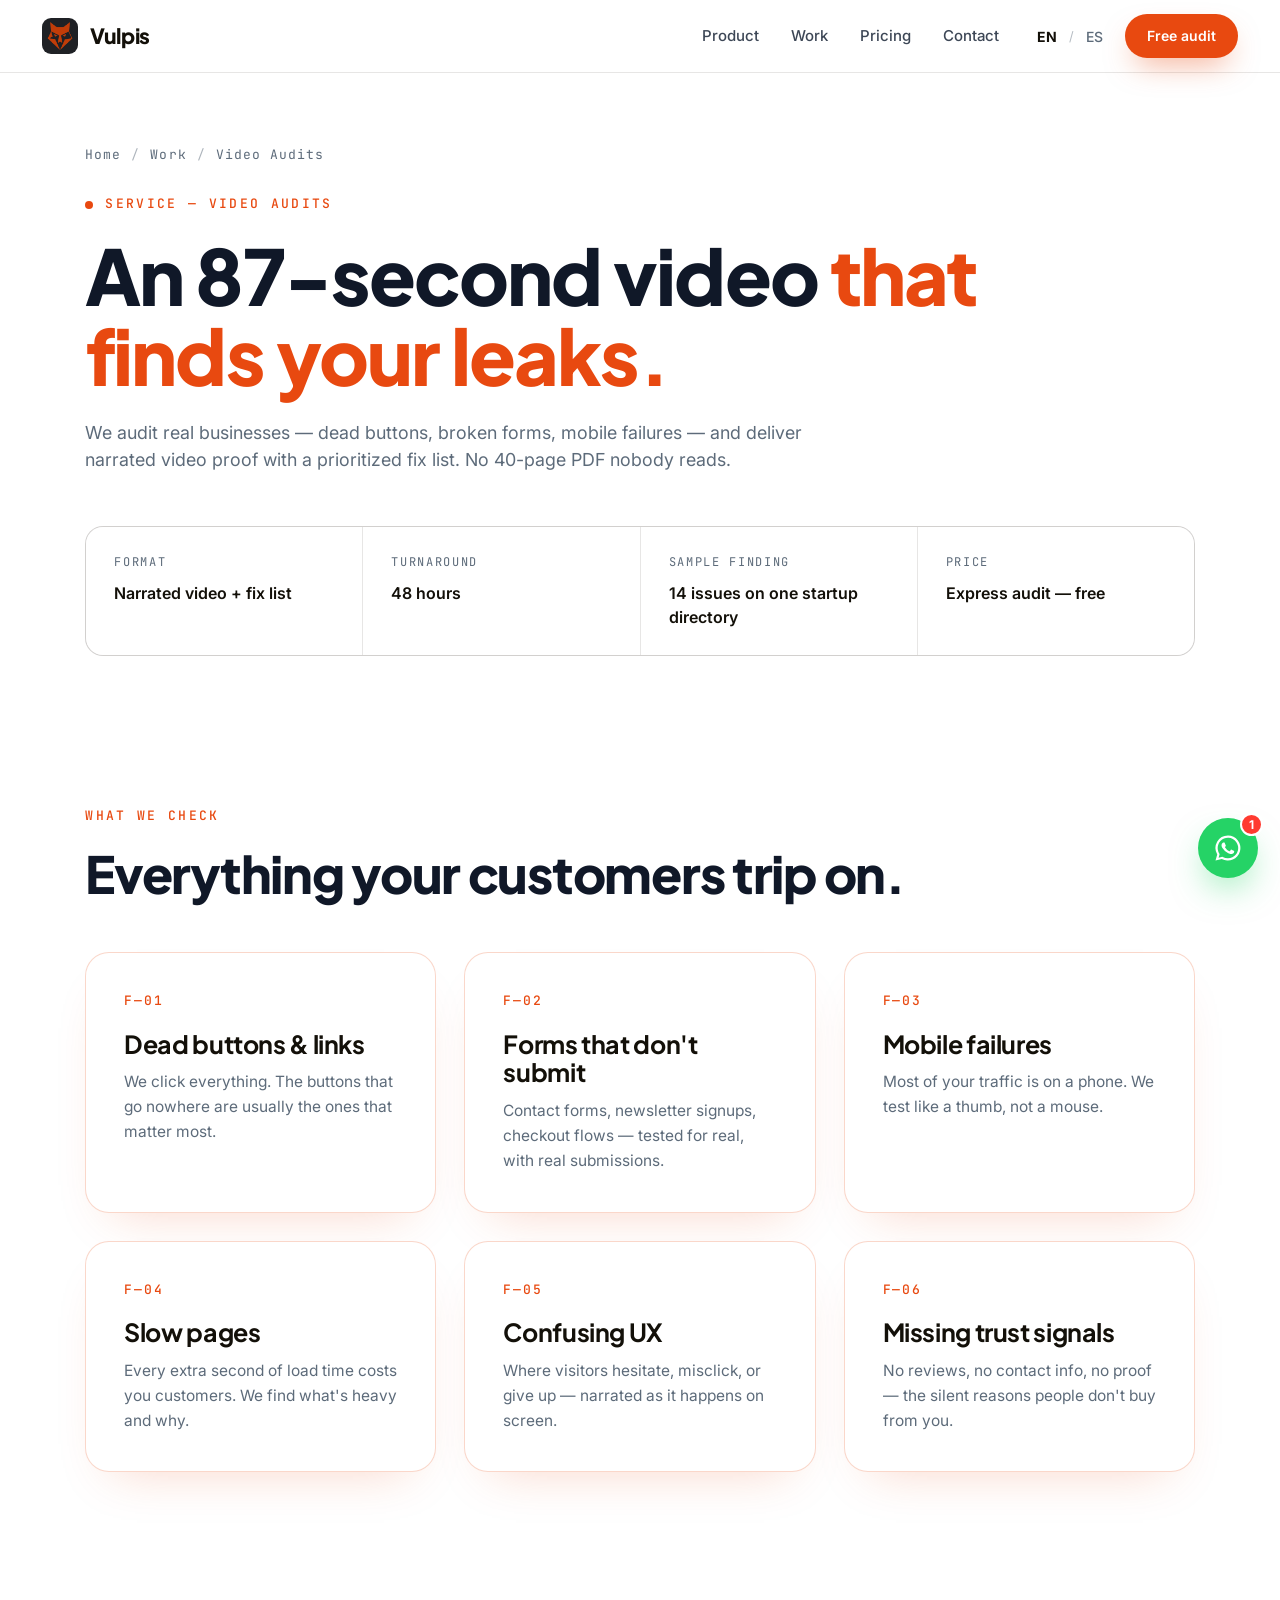
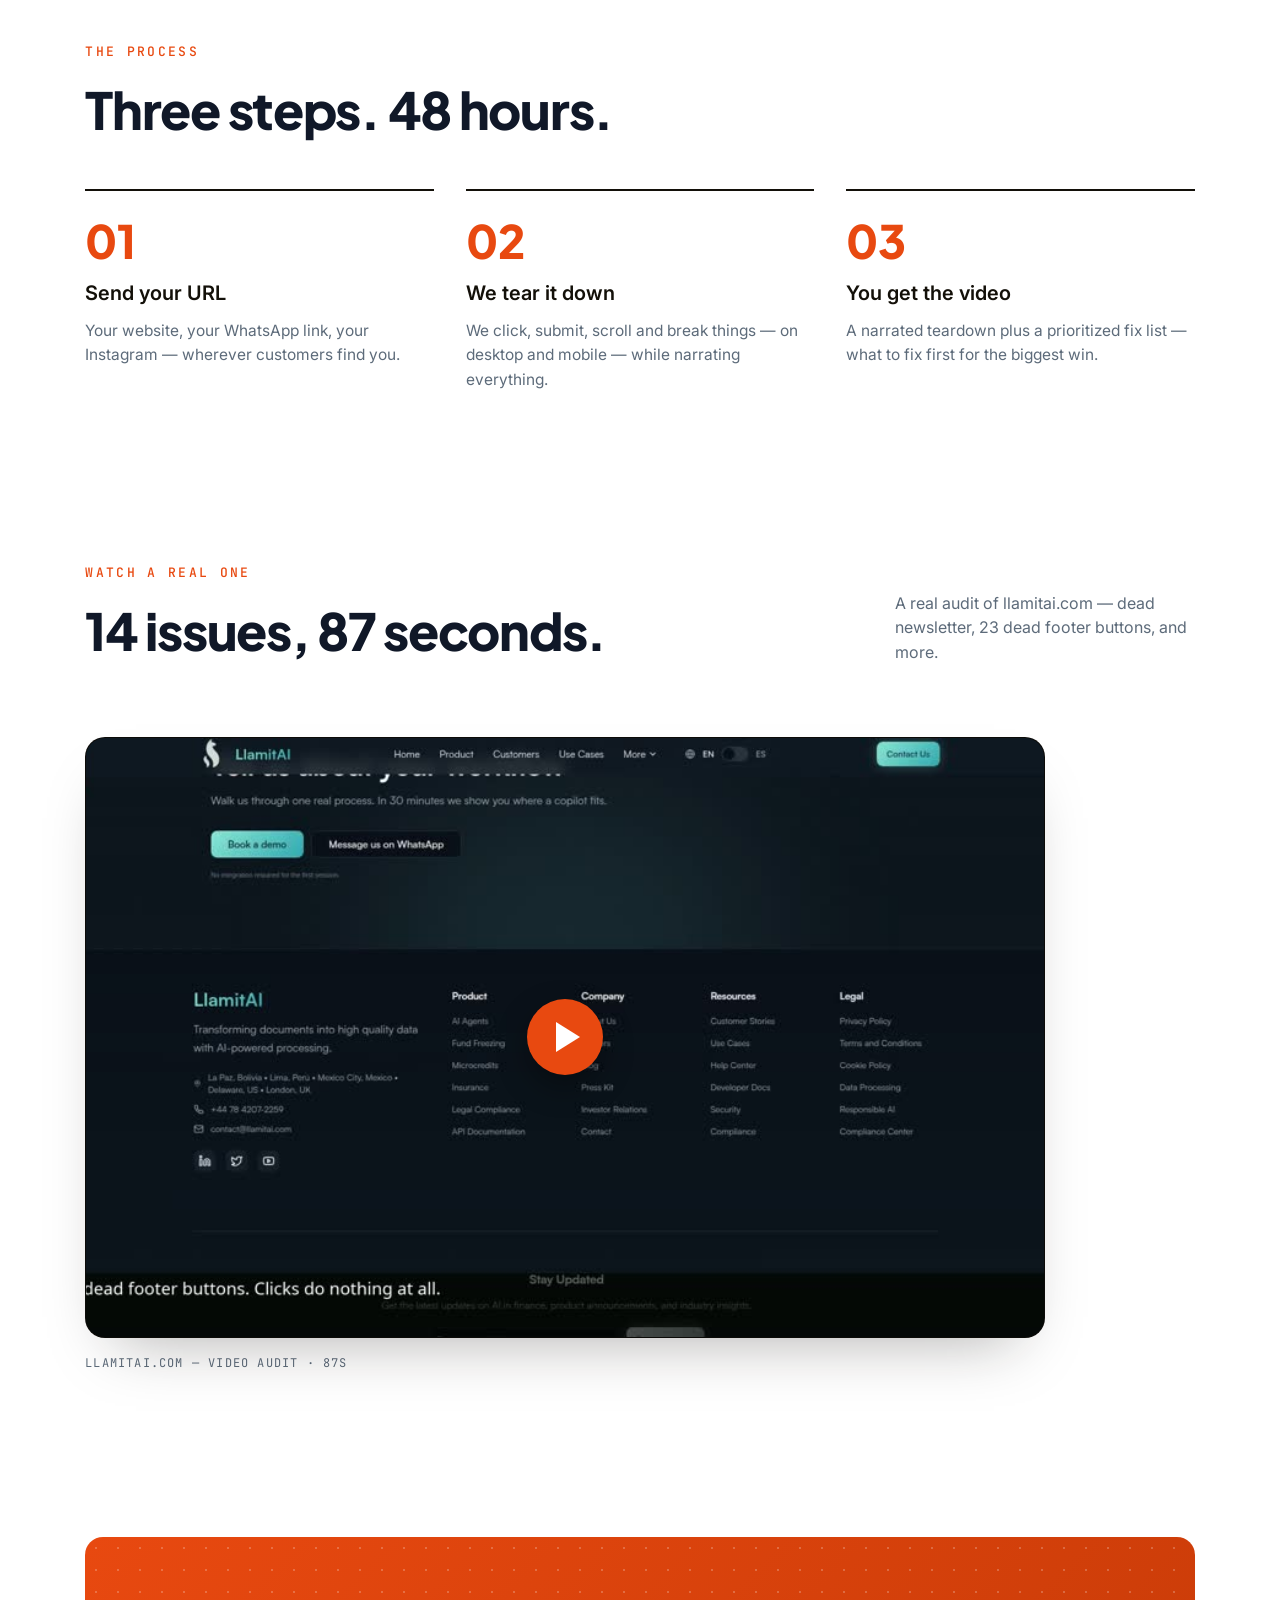
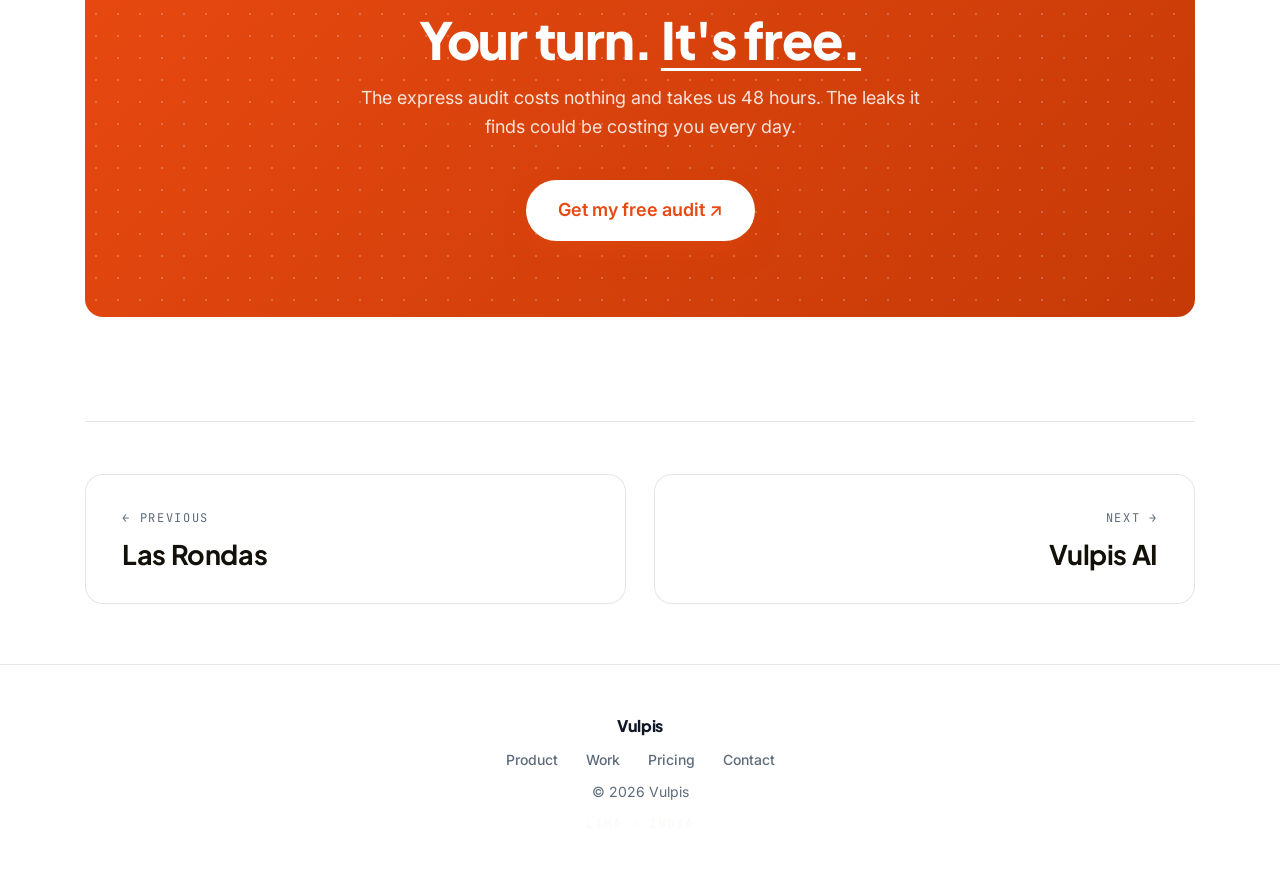
<file: audits.html>
<!doctype html>
<html lang="en">
<head>
<meta charset="utf-8">
<meta name="viewport" content="width=device-width, initial-scale=1">
<title>Video Audits — Service · Vulpis</title>
<meta name="description" content="Vulpis video audits: an 87-second narrated teardown of your business — dead buttons, broken forms, mobile failures — with a prioritized fix list.">
<link rel="icon" type="image/png" href="assets/img/favicon.png">
<link rel="preconnect" href="https://fonts.googleapis.com">
<link rel="preconnect" href="https://fonts.gstatic.com" crossorigin>
<link href="https://fonts.googleapis.com/css2?family=Plus+Jakarta+Sans:wght@500;600;700;800&family=Inter:wght@400;500;600;700&family=JetBrains+Mono:wght@400;500&display=swap" rel="stylesheet">
<link rel="stylesheet" href="styles.css">
<noscript><style>.reveal{opacity:1 !important;transform:none !important}</style></noscript>
</head>
<body>

<header class="nav">
  <a class="brand" href="index.html" aria-label="Vulpis home">
    <img src="assets/img/vulpis-logo.png" alt="Vulpis logo" width="36" height="36">
    <span>Vulpis</span>
  </a>
  <nav class="links" aria-label="Sections">
    <a href="vulpis.html" data-en="Product" data-es="Producto">Product</a>
    <a href="index.html#work" data-en="Work" data-es="Proyectos">Work</a>
    <a href="index.html#pricing" data-en="Pricing" data-es="Precios">Pricing</a>
    <a href="index.html#contact" data-en="Contact" data-es="Contacto">Contact</a>
  </nav>
  <div class="nav-right">
    <div class="lang-toggle" role="group" aria-label="Language">
      <button type="button" data-lang="en" class="active">EN</button>
      <span aria-hidden="true">/</span>
      <button type="button" data-lang="es">ES</button>
    </div>
    <a class="btn btn-primary btn-sm" id="nav-wa" data-wa="1" data-wa-en="Hi Vulpis! I'd like a free express audit of my business." data-wa-es="¡Hola Vulpis! Quiero una auditoría express gratis de mi negocio." href="https://wa.me/51931768257" target="_blank" rel="noopener">
      <span data-en="Free audit" data-es="Auditoría gratis">Free audit</span>
    </a>
    <button class="menu-btn" aria-label="Menu" aria-expanded="false"><span></span><span></span></button>
  </div>
</header>

<main>
  <!-- PAGE HERO -->
  <section class="page-hero">
    <p class="crumbs reveal"><a href="index.html" data-en="Home" data-es="Inicio">Home</a><span class="sep">/</span><a href="index.html#work" data-en="Work" data-es="Proyectos">Work</a><span class="sep">/</span><span data-en="Video Audits" data-es="Auditorías en video">Video Audits</span></p>
    <p class="kicker reveal"><span class="dot"></span><span data-en="SERVICE — VIDEO AUDITS" data-es="SERVICIO — AUDITORÍAS EN VIDEO">SERVICE — VIDEO AUDITS</span></p>
    <h1 class="reveal"><span data-en="An 87-second video " data-es="Un video de 87 segundos ">An 87-second video </span><em data-en="that finds your leaks." data-es="que encuentra tus fugas.">that finds your leaks.</em></h1>
    <p class="lede reveal" data-en="We audit real businesses — dead buttons, broken forms, mobile failures — and deliver narrated video proof with a prioritized fix list. No 40-page PDF nobody reads." data-es="Auditamos negocios reales — botones muertos, formularios rotos, fallos en móvil — y entregamos video narrado con lista de soluciones priorizada. Sin PDFs de 40 páginas que nadie lee.">We audit real businesses — dead buttons, broken forms, mobile failures — and deliver narrated video proof with a prioritized fix list. No 40-page PDF nobody reads.</p>
    <div class="facts reveal">
      <div class="fact"><p class="flabel" data-en="FORMAT" data-es="FORMATO">FORMAT</p><p class="fval" data-en="Narrated video + fix list" data-es="Video narrado + lista de fixes">Narrated video + fix list</p></div>
      <div class="fact"><p class="flabel" data-en="TURNAROUND" data-es="ENTREGA">TURNAROUND</p><p class="fval" data-en="48 hours" data-es="48 horas">48 hours</p></div>
      <div class="fact"><p class="flabel" data-en="SAMPLE FINDING" data-es="HALLAZGO DE MUESTRA">SAMPLE FINDING</p><p class="fval" data-en="14 issues on one startup directory" data-es="14 problemas en un directorio de startups">14 issues on one startup directory</p></div>
      <div class="fact"><p class="flabel" data-en="PRICE" data-es="PRECIO">PRICE</p><p class="fval" data-en="Express audit — free" data-es="Auditoría express — gratis">Express audit — free</p></div>
    </div>
  </section>

  <!-- WHAT WE CHECK -->
  <section class="section">
    <p class="kicker reveal"><span data-en="WHAT WE CHECK" data-es="QUÉ REVISAMOS">WHAT WE CHECK</span></p>
    <h2 class="reveal" data-en="Everything your customers trip on." data-es="Todo con lo que tropiezan tus clientes.">Everything your customers trip on.</h2>
    <div class="feature-grid">
      <div class="feature reveal">
        <p class="fnum">F—01</p>
        <h3 data-en="Dead buttons & links" data-es="Botones y links muertos">Dead buttons & links</h3>
        <p data-en="We click everything. The buttons that go nowhere are usually the ones that matter most." data-es="Hacemos clic en todo. Los botones que no llevan a nada suelen ser los más importantes.">We click everything. The buttons that go nowhere are usually the ones that matter most.</p>
      </div>
      <div class="feature reveal">
        <p class="fnum">F—02</p>
        <h3 data-en="Forms that don't submit" data-es="Formularios que no envían">Forms that don't submit</h3>
        <p data-en="Contact forms, newsletter signups, checkout flows — tested for real, with real submissions." data-es="Formularios de contacto, newsletters, flujos de compra — probados de verdad, con envíos reales.">Contact forms, newsletter signups, checkout flows — tested for real, with real submissions.</p>
      </div>
      <div class="feature reveal">
        <p class="fnum">F—03</p>
        <h3 data-en="Mobile failures" data-es="Fallos en móvil">Mobile failures</h3>
        <p data-en="Most of your traffic is on a phone. We test like a thumb, not a mouse." data-es="La mayoría de tu tráfico está en un teléfono. Probamos como un pulgar, no como un mouse.">Most of your traffic is on a phone. We test like a thumb, not a mouse.</p>
      </div>
      <div class="feature reveal">
        <p class="fnum">F—04</p>
        <h3 data-en="Slow pages" data-es="Páginas lentas">Slow pages</h3>
        <p data-en="Every extra second of load time costs you customers. We find what's heavy and why." data-es="Cada segundo extra de carga te cuesta clientes. Encontramos qué pesa y por qué.">Every extra second of load time costs you customers. We find what's heavy and why.</p>
      </div>
      <div class="feature reveal">
        <p class="fnum">F—05</p>
        <h3 data-en="Confusing UX" data-es="UX confusa">Confusing UX</h3>
        <p data-en="Where visitors hesitate, misclick, or give up — narrated as it happens on screen." data-es="Dónde dudan los visitantes, dónde hacen clic mal o abandonan — narrado mientras ocurre en pantalla.">Where visitors hesitate, misclick, or give up — narrated as it happens on screen.</p>
      </div>
      <div class="feature reveal">
        <p class="fnum">F—06</p>
        <h3 data-en="Missing trust signals" data-es="Falta de confianza">Missing trust signals</h3>
        <p data-en="No reviews, no contact info, no proof — the silent reasons people don't buy from you." data-es="Sin reseñas, sin contacto, sin pruebas — las razones silenciosas por las que no te compran.">No reviews, no contact info, no proof — the silent reasons people don't buy from you.</p>
      </div>
    </div>
  </section>

  <!-- PROCESS -->
  <section class="section">
    <p class="kicker reveal"><span data-en="THE PROCESS" data-es="EL PROCESO">THE PROCESS</span></p>
    <h2 class="reveal" data-en="Three steps. 48 hours." data-es="Tres pasos. 48 horas.">Three steps. 48 hours.</h2>
    <div class="steps">
      <div class="step reveal">
        <p class="snum">01</p>
        <h3 data-en="Send your URL" data-es="Envía tu URL">Send your URL</h3>
        <p data-en="Your website, your WhatsApp link, your Instagram — wherever customers find you." data-es="Tu sitio web, tu link de WhatsApp, tu Instagram — donde sea que te encuentren los clientes.">Your website, your WhatsApp link, your Instagram — wherever customers find you.</p>
      </div>
      <div class="step reveal">
        <p class="snum">02</p>
        <h3 data-en="We tear it down" data-es="Lo desarmamos">We tear it down</h3>
        <p data-en="We click, submit, scroll and break things — on desktop and mobile — while narrating everything." data-es="Hacemos clic, enviamos, scrolleamos y rompemos cosas — en desktop y móvil — narrando todo.">We click, submit, scroll and break things — on desktop and mobile — while narrating everything.</p>
      </div>
      <div class="step reveal">
        <p class="snum">03</p>
        <h3 data-en="You get the video" data-es="Recibes el video">You get the video</h3>
        <p data-en="A narrated teardown plus a prioritized fix list — what to fix first for the biggest win." data-es="Un video narrado más lista de soluciones priorizada — qué arreglar primero para el mayor impacto.">A narrated teardown plus a prioritized fix list — what to fix first for the biggest win.</p>
      </div>
    </div>
  </section>

  <!-- SAMPLE -->
  <section class="section">
    <div class="section-head reveal">
      <div>
        <p class="kicker"><span data-en="WATCH A REAL ONE" data-es="MIRA UNO REAL">WATCH A REAL ONE</span></p>
        <h2 data-en="14 issues, 87 seconds." data-es="14 problemas, 87 segundos.">14 issues, 87 seconds.</h2>
      </div>
      <p class="section-note" data-en="A real audit of llamitai.com — dead newsletter, 23 dead footer buttons, and more." data-es="Una auditoría real de llamitai.com — newsletter muerto, 23 botones muertos en el footer, y más.">A real audit of llamitai.com — dead newsletter, 23 dead footer buttons, and more.</p>
    </div>
    <div class="reveal" style="max-width:960px">
      <button class="shot play-btn" data-video="https://cdn.jsdelivr.net/gh/sahaysnehil22/kennexhub@main/assets/video/llamitai-audit-video.mp4" aria-label="Play audit video">
        <img src="assets/img/poster-audit.jpg" alt="Video audit of llamitai.com">
        <span class="play-ring" aria-hidden="true"></span>
      </button>
      <p class="shot-cap" data-en="LLAMITAI.COM — VIDEO AUDIT · 87S" data-es="LLAMITAI.COM — AUDITORÍA EN VIDEO · 87S">LLAMITAI.COM — VIDEO AUDIT · 87S</p>
    </div>
  </section>

  <!-- CTA BAND -->
  <section class="section" style="padding-top:0">
    <div class="band reveal">
      <h2><span data-en="Your turn. " data-es="Tu turno. ">Your turn. </span><em data-en="It's free." data-es="Es gratis.">It's free.</em></h2>
      <p data-en="The express audit costs nothing and takes us 48 hours. The leaks it finds could be costing you every day." data-es="La auditoría express no cuesta nada y nos toma 48 horas. Las fugas que encuentre podrían estar costándote cada día.">The express audit costs nothing and takes us 48 hours. The leaks it finds could be costing you every day.</p>
      <div class="ctas">
        <a class="btn btn-primary btn-lg" id="contact-wa" data-wa="1" data-wa-en="Hi Vulpis! I'd like a free express audit of my business." data-wa-es="¡Hola Vulpis! Quiero una auditoría express gratis de mi negocio." href="https://wa.me/51931768257" target="_blank" rel="noopener">
          <span data-en="Get my free audit ↗" data-es="Quiero mi auditoría gratis ↗">Get my free audit ↗</span>
        </a>
      </div>
    </div>
    <nav class="proj-nav" aria-label="More projects">
      <a href="las-rondas.html">
        <span class="dir" data-en="← PREVIOUS" data-es="← ANTERIOR">← PREVIOUS</span>
        <h4>Las Rondas</h4>
      </a>
      <a class="next" href="vulpis.html">
        <span class="dir" data-en="NEXT →" data-es="SIGUIENTE →">NEXT →</span>
        <h4>Vulpis AI</h4>
      </a>
    </nav>
  </section>
</main>

<footer class="footer">
  <div class="footer-inner">
    <a class="brand" href="index.html"><span>Vulpis</span></a>
    <div class="footer-links">
      <a href="vulpis.html" data-en="Product" data-es="Producto">Product</a>
      <a href="index.html#work" data-en="Work" data-es="Proyectos">Work</a>
      <a href="index.html#pricing" data-en="Pricing" data-es="Precios">Pricing</a>
      <a href="index.html#contact" data-en="Contact" data-es="Contacto">Contact</a>
    </div>
    <p>© 2026 Vulpis</p>
    <p class="mono-dim">LIMA × INDIA</p>
  </div>
</footer>

<a class="wa-float" id="wa-float" data-wa="1" data-wa-en="Hi Vulpis! I'd like a free express audit." data-wa-es="¡Hola Vulpis! Quiero una auditoría express gratis." href="https://wa.me/51931768257" target="_blank" rel="noopener" aria-label="WhatsApp">
  <span class="wa-float-label" data-en="Chat with us on WhatsApp" data-es="Hablemos por WhatsApp">Hablemos por WhatsApp</span>
  <span class="wa-float-icon" aria-hidden="true"><svg viewBox="0 0 24 24"><path fill="#ffffff" d="M12 2a10 10 0 0 0-8.6 15.1L2 22l5-1.3A10 10 0 1 0 12 2zm0 18.2a8.2 8.2 0 0 1-4.2-1.1l-.3-.2-3 .8.8-2.9-.2-.3A8.2 8.2 0 1 1 12 20.2zm4.6-6.1c-.3-.1-1.5-.7-1.7-.8-.2-.1-.4-.1-.6.1-.2.3-.6.8-.8 1-.1.2-.3.2-.5.1a6.7 6.7 0 0 1-3.3-2.9c-.3-.4 0-.5.1-.7l.4-.5c.1-.2.1-.3 0-.5l-.8-1.9c-.2-.5-.4-.4-.6-.4h-.5c-.2 0-.5.2-.7.3-.9.9-1.1 2.2-.2 3.9a11.6 11.6 0 0 0 4.5 4.2c1.7.8 2.4.9 3.2.7.5-.1 1.5-.6 1.7-1.2.2-.6.2-1.1.1-1.2 0-.1-.2-.1-.4-.2z"/></svg></span>
  <span class="wa-float-badge" aria-hidden="true">1</span>
</a>

<div class="lightbox" id="lightbox" aria-hidden="true" role="dialog" aria-label="Video">
  <div class="lightbox-backdrop" data-close></div>
  <div class="lightbox-box">
    <button class="lightbox-close" data-close aria-label="Close">✕</button>
    <video id="lightbox-video" controls playsinline preload="none"></video>
  </div>
</div>

<script src="app.js"></script>
</body>
</html>
</file>
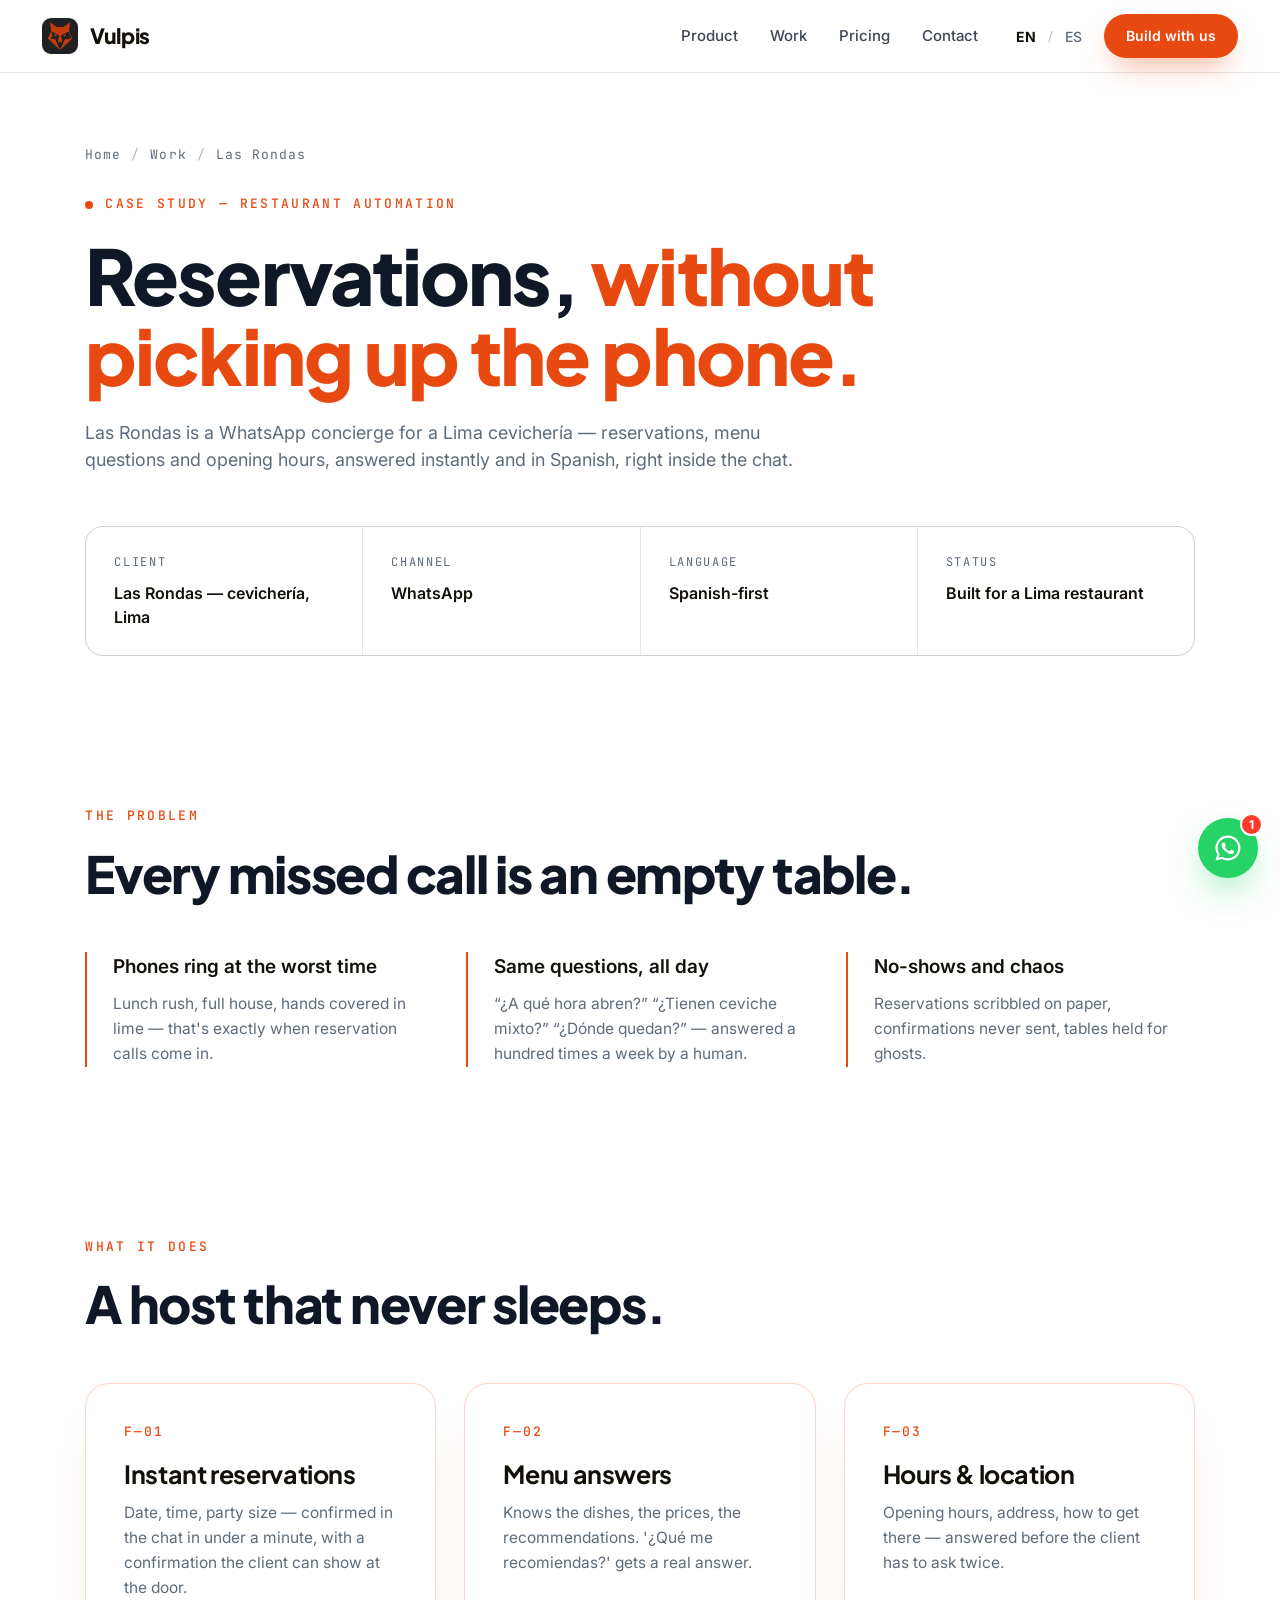
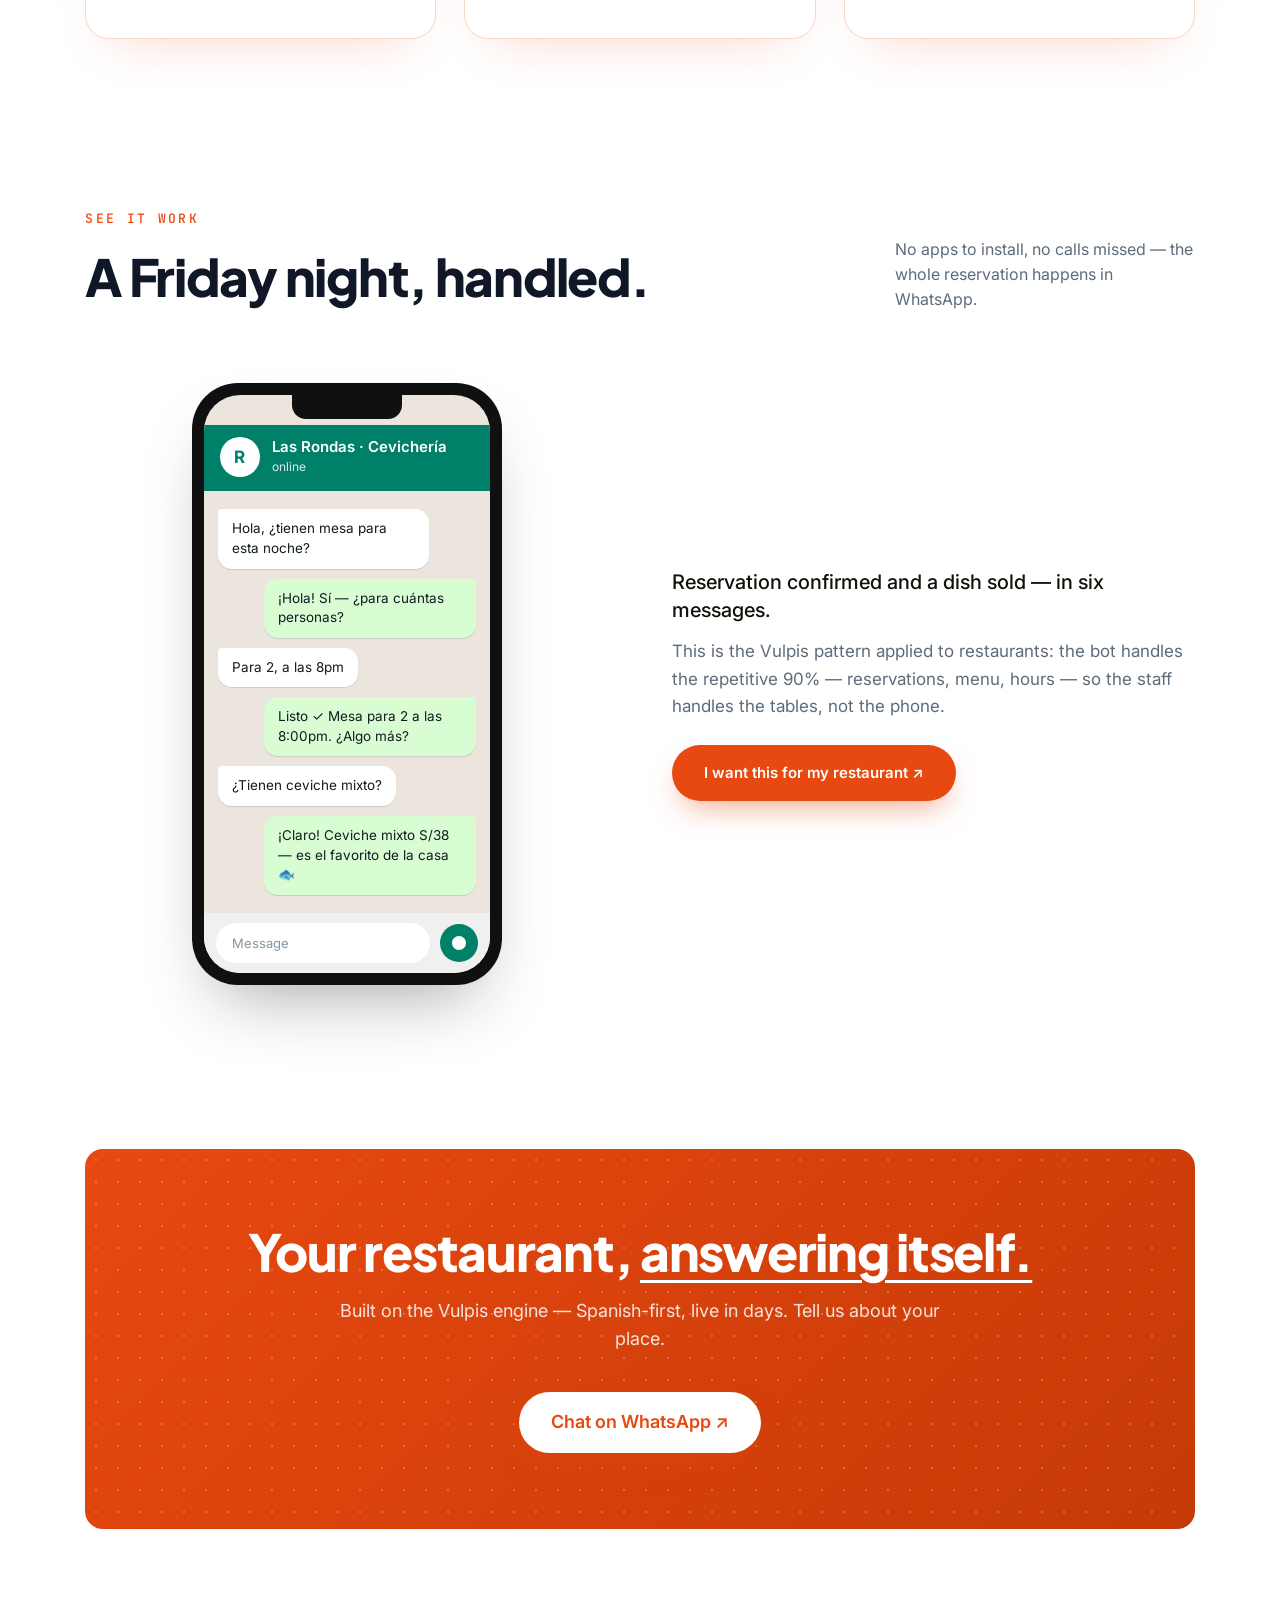
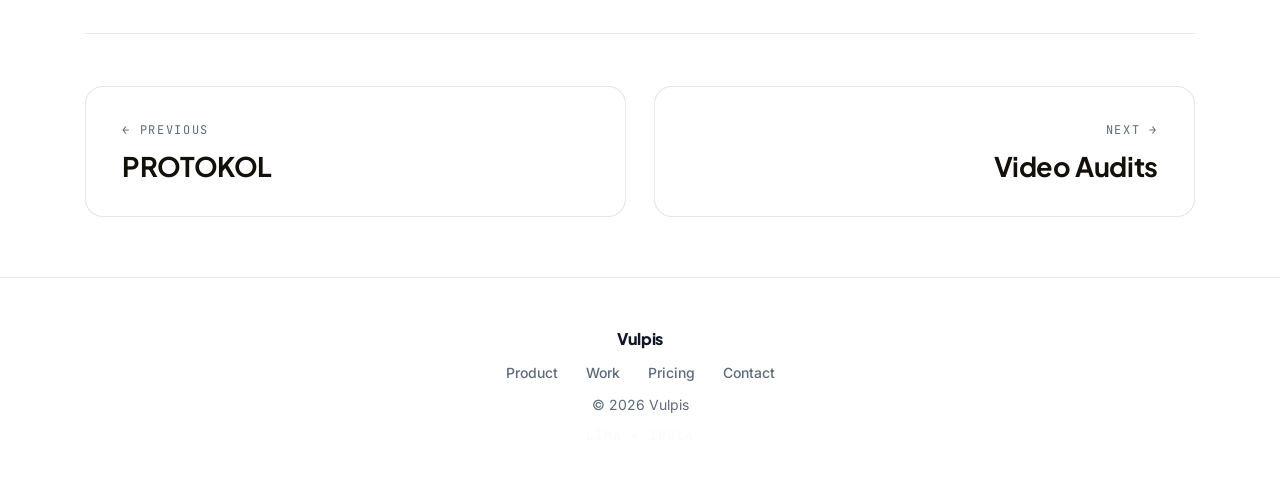
<file: las-rondas.html>
<!doctype html>
<html lang="en">
<head>
<meta charset="utf-8">
<meta name="viewport" content="width=device-width, initial-scale=1">
<title>Las Rondas — Case study · Vulpis</title>
<meta name="description" content="Las Rondas: a WhatsApp concierge for a Lima cevichería — reservations, menu and hours answered instantly, in Spanish. Built by Vulpis.">
<link rel="icon" type="image/png" href="assets/img/favicon.png">
<link rel="preconnect" href="https://fonts.googleapis.com">
<link rel="preconnect" href="https://fonts.gstatic.com" crossorigin>
<link href="https://fonts.googleapis.com/css2?family=Plus+Jakarta+Sans:wght@500;600;700;800&family=Inter:wght@400;500;600;700&family=JetBrains+Mono:wght@400;500&display=swap" rel="stylesheet">
<link rel="stylesheet" href="styles.css">
<noscript><style>.reveal{opacity:1 !important;transform:none !important}</style></noscript>
</head>
<body>

<header class="nav">
  <a class="brand" href="index.html" aria-label="Vulpis home">
    <img src="assets/img/vulpis-logo.png" alt="Vulpis logo" width="36" height="36">
    <span>Vulpis</span>
  </a>
  <nav class="links" aria-label="Sections">
    <a href="vulpis.html" data-en="Product" data-es="Producto">Product</a>
    <a href="index.html#work" data-en="Work" data-es="Proyectos">Work</a>
    <a href="index.html#pricing" data-en="Pricing" data-es="Precios">Pricing</a>
    <a href="index.html#contact" data-en="Contact" data-es="Contacto">Contact</a>
  </nav>
  <div class="nav-right">
    <div class="lang-toggle" role="group" aria-label="Language">
      <button type="button" data-lang="en" class="active">EN</button>
      <span aria-hidden="true">/</span>
      <button type="button" data-lang="es">ES</button>
    </div>
    <a class="btn btn-primary btn-sm" id="nav-wa" data-wa="1" data-wa-en="Hi Vulpis! I have a restaurant and want a WhatsApp bot like Las Rondas." data-wa-es="¡Hola Vulpis! Tengo un restaurante y quiero un bot de WhatsApp como el de Las Rondas." href="https://wa.me/51931768257" target="_blank" rel="noopener">
      <span data-en="Build with us" data-es="Construye con nosotros">Build with us</span>
    </a>
    <button class="menu-btn" aria-label="Menu" aria-expanded="false"><span></span><span></span></button>
  </div>
</header>

<main>
  <!-- PAGE HERO -->
  <section class="page-hero">
    <p class="crumbs reveal"><a href="index.html" data-en="Home" data-es="Inicio">Home</a><span class="sep">/</span><a href="index.html#work" data-en="Work" data-es="Proyectos">Work</a><span class="sep">/</span><span>Las Rondas</span></p>
    <p class="kicker reveal"><span class="dot"></span><span data-en="CASE STUDY — RESTAURANT AUTOMATION" data-es="CASO — AUTOMATIZACIÓN PARA RESTAURANTES">CASE STUDY — RESTAURANT AUTOMATION</span></p>
    <h1 class="reveal"><span data-en="Reservations, " data-es="Reservas, ">Reservations, </span><em data-en="without picking up the phone." data-es="sin levantar el teléfono.">without picking up the phone.</em></h1>
    <p class="lede reveal" data-en="Las Rondas is a WhatsApp concierge for a Lima cevichería — reservations, menu questions and opening hours, answered instantly and in Spanish, right inside the chat." data-es="Las Rondas es un concierge de WhatsApp para una cevichería limeña — reservas, preguntas de la carta y horarios, respondidos al instante y en español, dentro del chat.">Las Rondas is a WhatsApp concierge for a Lima cevichería — reservations, menu questions and opening hours, answered instantly and in Spanish, right inside the chat.</p>
    <div class="facts reveal">
      <div class="fact"><p class="flabel" data-en="CLIENT" data-es="CLIENTE">CLIENT</p><p class="fval" data-en="Las Rondas — cevichería, Lima" data-es="Las Rondas — cevichería, Lima">Las Rondas — cevichería, Lima</p></div>
      <div class="fact"><p class="flabel" data-en="CHANNEL" data-es="CANAL">CHANNEL</p><p class="fval">WhatsApp</p></div>
      <div class="fact"><p class="flabel" data-en="LANGUAGE" data-es="IDIOMA">LANGUAGE</p><p class="fval" data-en="Spanish-first" data-es="Español primero">Spanish-first</p></div>
      <div class="fact"><p class="flabel" data-en="STATUS" data-es="ESTADO">STATUS</p><p class="fval" data-en="Built for a Lima restaurant" data-es="Hecho para un restaurante limeño">Built for a Lima restaurant</p></div>
    </div>
  </section>

  <!-- PROBLEM -->
  <section class="section">
    <p class="kicker reveal"><span data-en="THE PROBLEM" data-es="EL PROBLEMA">THE PROBLEM</span></p>
    <h2 class="reveal" data-en="Every missed call is an empty table." data-es="Cada llamada perdida es una mesa vacía.">Every missed call is an empty table.</h2>
    <div class="pain-grid">
      <div class="pain reveal">
        <h3 data-en="Phones ring at the worst time" data-es="El teléfono suena en el peor momento">Phones ring at the worst time</h3>
        <p data-en="Lunch rush, full house, hands covered in lime — that's exactly when reservation calls come in." data-es="Hora punta del almuerzo, local lleno, manos con limón — justo ahí entran las llamadas de reserva.">Lunch rush, full house, hands covered in lime — that's exactly when reservation calls come in.</p>
      </div>
      <div class="pain reveal">
        <h3 data-en="Same questions, all day" data-es="Las mismas preguntas, todo el día">Same questions, all day</h3>
        <p data-en">“¿A qué hora abren?” “¿Tienen ceviche mixto?” “¿Dónde quedan?” — <span data-en="answered a hundred times a week by a human." data-es="respondidas cien veces por semana por un humano.">answered a hundred times a week by a human.</span></p>
      </div>
      <div class="pain reveal">
        <h3 data-en="No-shows and chaos" data-es="No-shows y caos">No-shows and chaos</h3>
        <p data-en="Reservations scribbled on paper, confirmations never sent, tables held for ghosts." data-es="Reservas garabateadas en papel, confirmaciones nunca enviadas, mesas guardadas para fantasmas.">Reservations scribbled on paper, confirmations never sent, tables held for ghosts.</p>
      </div>
    </div>
  </section>

  <!-- WHAT IT DOES -->
  <section class="section">
    <p class="kicker reveal"><span data-en="WHAT IT DOES" data-es="QUÉ HACE">WHAT IT DOES</span></p>
    <h2 class="reveal" data-en="A host that never sleeps." data-es="Un anfitrión que nunca duerme.">A host that never sleeps.</h2>
    <div class="feature-grid">
      <div class="feature reveal">
        <p class="fnum">F—01</p>
        <h3 data-en="Instant reservations" data-es="Reservas instantáneas">Instant reservations</h3>
        <p data-en="Date, time, party size — confirmed in the chat in under a minute, with a confirmation the client can show at the door." data-es="Fecha, hora, número de personas — confirmado en el chat en menos de un minuto, con confirmación para mostrar en puerta.">Date, time, party size — confirmed in the chat in under a minute, with a confirmation the client can show at the door.</p>
      </div>
      <div class="feature reveal">
        <p class="fnum">F—02</p>
        <h3 data-en="Menu answers" data-es="Responde la carta">Menu answers</h3>
        <p data-en="Knows the dishes, the prices, the recommendations. '¿Qué me recomiendas?' gets a real answer." data-es="Conoce los platos, los precios, las recomendaciones. '¿Qué me recomiendas?' recibe una respuesta real.">Knows the dishes, the prices, the recommendations. '¿Qué me recomiendas?' gets a real answer.</p>
      </div>
      <div class="feature reveal">
        <p class="fnum">F—03</p>
        <h3 data-en="Hours & location" data-es="Horarios y ubicación">Hours & location</h3>
        <p data-en="Opening hours, address, how to get there — answered before the client has to ask twice." data-es="Horarios, dirección, cómo llegar — respondido antes de que el cliente pregunte dos veces.">Opening hours, address, how to get there — answered before the client has to ask twice.</p>
      </div>
    </div>
  </section>

  <!-- DEMO -->
  <section class="section">
    <div class="section-head reveal">
      <div>
        <p class="kicker"><span data-en="SEE IT WORK" data-es="MÍRALO EN ACCIÓN">SEE IT WORK</span></p>
        <h2 data-en="A Friday night, handled." data-es="Un viernes en la noche, resuelto.">A Friday night, handled.</h2>
      </div>
      <p class="section-note" data-en="No apps to install, no calls missed — the whole reservation happens in WhatsApp." data-es="Sin apps que instalar, sin llamadas perdidas — toda la reserva ocurre en WhatsApp.">No apps to install, no calls missed — the whole reservation happens in WhatsApp.</p>
    </div>
    <div class="split">
      <div class="split-media reveal">
        <div class="phone" role="img" aria-label="Las Rondas reservation chat">
          <div class="phone-screen">
            <div class="wa-notch"></div>
            <div class="wa-head">
              <span class="wa-avatar">R</span>
              <div><p class="wa-name">Las Rondas · Cevichería</p><p class="wa-status" data-en="online" data-es="en línea">online</p></div>
            </div>
            <div class="wa-chat">
              <div class="bubble in">Hola, ¿tienen mesa para esta noche?</div>
              <div class="bubble out">¡Hola! Sí — ¿para cuántas personas?</div>
              <div class="bubble in">Para 2, a las 8pm</div>
              <div class="bubble out">Listo ✓ Mesa para 2 a las 8:00pm. ¿Algo más?</div>
              <div class="bubble in">¿Tienen ceviche mixto?</div>
              <div class="bubble out">¡Claro! Ceviche mixto S/38 — es el favorito de la casa 🐟</div>
            </div>
            <div class="wa-input"><span class="field" data-en="Message" data-es="Mensaje">Message</span><span class="mic"></span></div>
          </div>
        </div>
      </div>
      <div class="reveal">
        <p class="card-lede" data-en="Reservation confirmed and a dish sold — in six messages." data-es="Reserva confirmada y un plato vendido — en seis mensajes.">Reservation confirmed and a dish sold — in six messages.</p>
        <p class="card-desc" data-en="This is the Vulpis pattern applied to restaurants: the bot handles the repetitive 90% — reservations, menu, hours — so the staff handles the tables, not the phone." data-es="Este es el patrón Vulpis aplicado a restaurantes: el bot maneja el 90% repetitivo — reservas, carta, horarios — para que el personal atienda las mesas, no el teléfono.">This is the Vulpis pattern applied to restaurants: the bot handles the repetitive 90% — reservations, menu, hours — so the staff handles the tables, not the phone.</p>
        <a class="btn btn-primary" data-wa="1" data-wa-en="Hi Vulpis! I have a restaurant and want a WhatsApp bot." data-wa-es="¡Hola Vulpis! Tengo un restaurante y quiero un bot de WhatsApp." href="https://wa.me/51931768257" target="_blank" rel="noopener"><span data-en="I want this for my restaurant ↗" data-es="Quiero esto para mi restaurante ↗">I want this for my restaurant ↗</span></a>
      </div>
    </div>
  </section>

  <!-- CTA BAND -->
  <section class="section" style="padding-top:0">
    <div class="band reveal">
      <h2><span data-en="Your restaurant, " data-es="Tu restaurante, ">Your restaurant, </span><em data-en="answering itself." data-es="respondiéndose solo.">answering itself.</em></h2>
      <p data-en="Built on the Vulpis engine — Spanish-first, live in days. Tell us about your place." data-es="Construido sobre el motor Vulpis — español primero, en vivo en días. Cuéntanos de tu local.">Built on the Vulpis engine — Spanish-first, live in days. Tell us about your place.</p>
      <div class="ctas">
        <a class="btn btn-primary btn-lg" id="contact-wa" data-wa="1" data-wa-en="Hi Vulpis! I have a restaurant and want a WhatsApp bot like Las Rondas." data-wa-es="¡Hola Vulpis! Tengo un restaurante y quiero un bot de WhatsApp como el de Las Rondas." href="https://wa.me/51931768257" target="_blank" rel="noopener">
          <span data-en="Chat on WhatsApp ↗" data-es="Hablar por WhatsApp ↗">Chat on WhatsApp ↗</span>
        </a>
      </div>
    </div>
    <nav class="proj-nav" aria-label="More projects">
      <a href="protokol.html">
        <span class="dir" data-en="← PREVIOUS" data-es="← ANTERIOR">← PREVIOUS</span>
        <h4>PROTOKOL</h4>
      </a>
      <a class="next" href="audits.html">
        <span class="dir" data-en="NEXT →" data-es="SIGUIENTE →">NEXT →</span>
        <h4 data-en="Video Audits" data-es="Auditorías en video">Video Audits</h4>
      </a>
    </nav>
  </section>
</main>

<footer class="footer">
  <div class="footer-inner">
    <a class="brand" href="index.html"><span>Vulpis</span></a>
    <div class="footer-links">
      <a href="vulpis.html" data-en="Product" data-es="Producto">Product</a>
      <a href="index.html#work" data-en="Work" data-es="Proyectos">Work</a>
      <a href="index.html#pricing" data-en="Pricing" data-es="Precios">Pricing</a>
      <a href="index.html#contact" data-en="Contact" data-es="Contacto">Contact</a>
    </div>
    <p>© 2026 Vulpis</p>
    <p class="mono-dim">LIMA × INDIA</p>
  </div>
</footer>

<a class="wa-float" id="wa-float" data-wa="1" data-wa-en="Hi Vulpis! I have a restaurant and want a WhatsApp bot." data-wa-es="¡Hola Vulpis! Tengo un restaurante y quiero un bot de WhatsApp." href="https://wa.me/51931768257" target="_blank" rel="noopener" aria-label="WhatsApp">
  <span class="wa-float-label" data-en="Chat with us on WhatsApp" data-es="Hablemos por WhatsApp">Hablemos por WhatsApp</span>
  <span class="wa-float-icon" aria-hidden="true"><svg viewBox="0 0 24 24"><path fill="#ffffff" d="M12 2a10 10 0 0 0-8.6 15.1L2 22l5-1.3A10 10 0 1 0 12 2zm0 18.2a8.2 8.2 0 0 1-4.2-1.1l-.3-.2-3 .8.8-2.9-.2-.3A8.2 8.2 0 1 1 12 20.2zm4.6-6.1c-.3-.1-1.5-.7-1.7-.8-.2-.1-.4-.1-.6.1-.2.3-.6.8-.8 1-.1.2-.3.2-.5.1a6.7 6.7 0 0 1-3.3-2.9c-.3-.4 0-.5.1-.7l.4-.5c.1-.2.1-.3 0-.5l-.8-1.9c-.2-.5-.4-.4-.6-.4h-.5c-.2 0-.5.2-.7.3-.9.9-1.1 2.2-.2 3.9a11.6 11.6 0 0 0 4.5 4.2c1.7.8 2.4.9 3.2.7.5-.1 1.5-.6 1.7-1.2.2-.6.2-1.1.1-1.2 0-.1-.2-.1-.4-.2z"/></svg></span>
  <span class="wa-float-badge" aria-hidden="true">1</span>
</a>

<div class="lightbox" id="lightbox" aria-hidden="true" role="dialog" aria-label="Video">
  <div class="lightbox-backdrop" data-close></div>
  <div class="lightbox-box">
    <button class="lightbox-close" data-close aria-label="Close">✕</button>
    <video id="lightbox-video" controls playsinline preload="none"></video>
  </div>
</div>

<script src="app.js"></script>
</body>
</html>
</file>
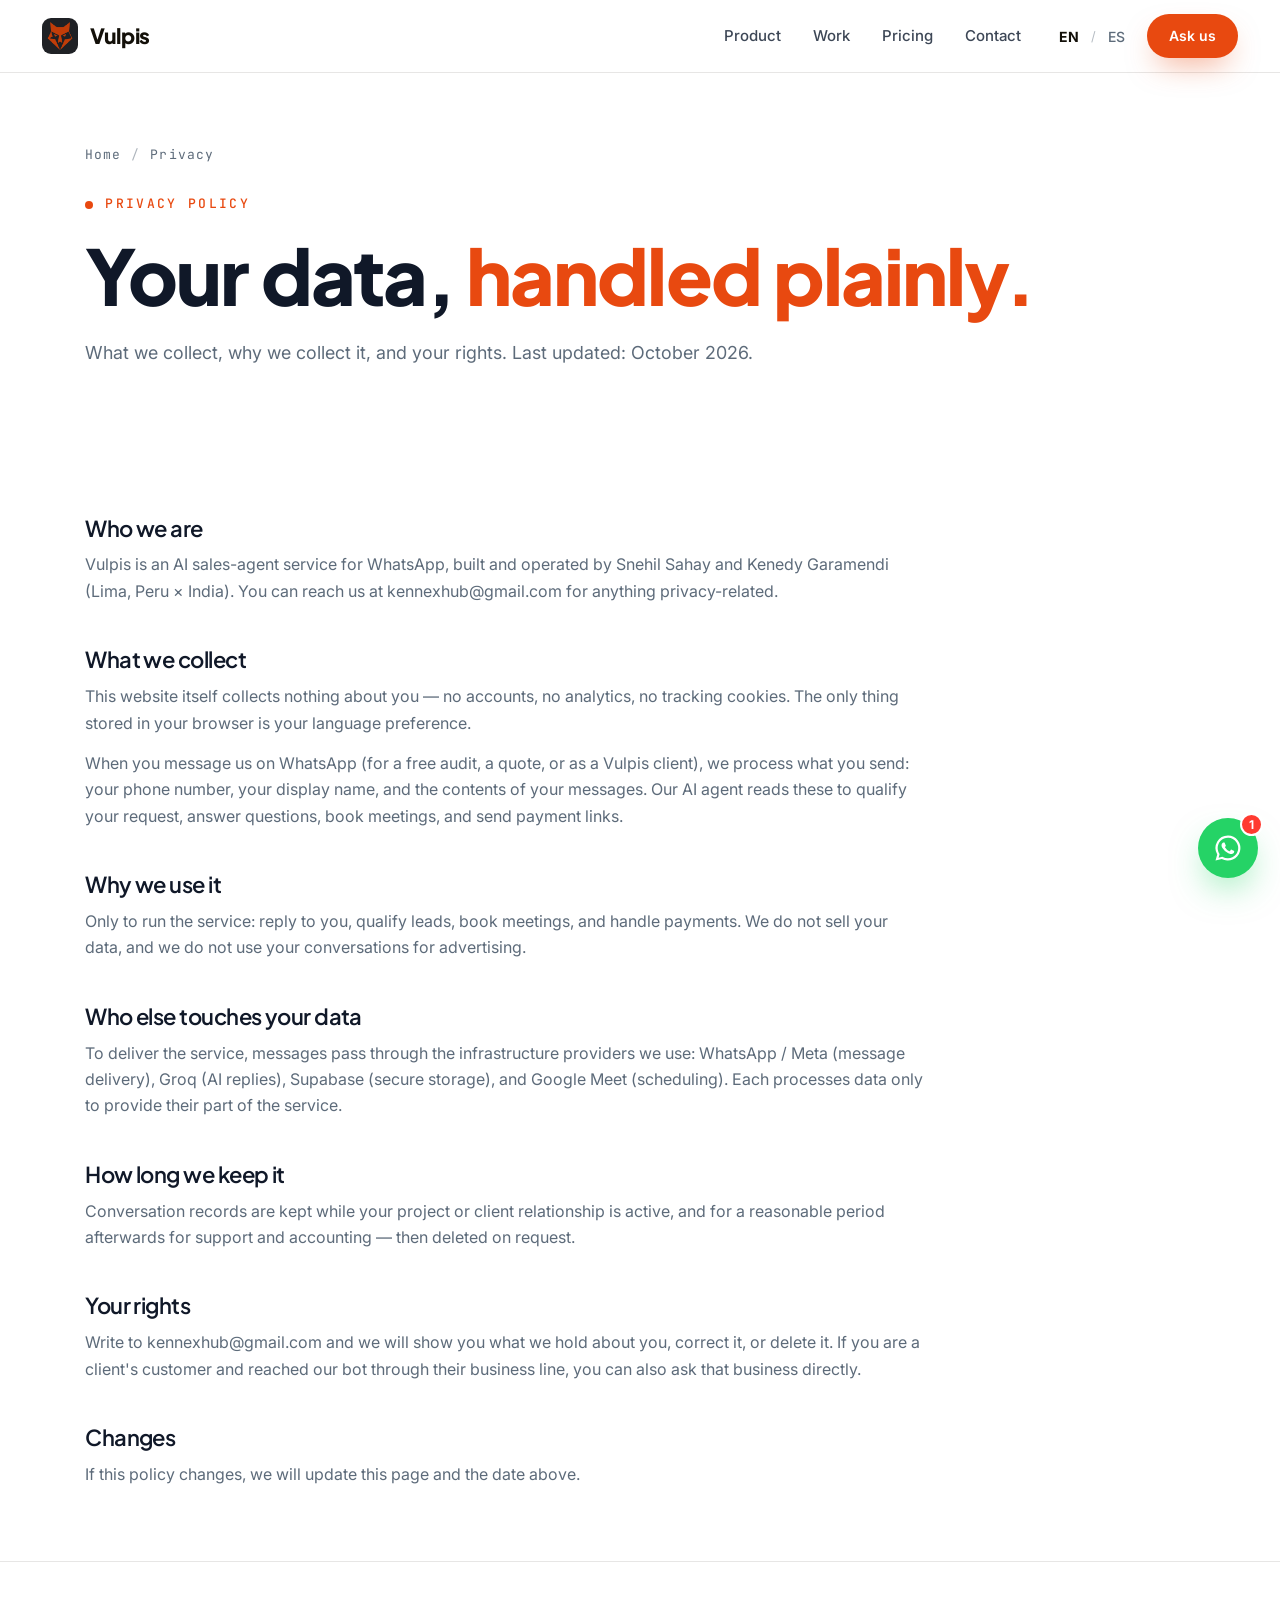
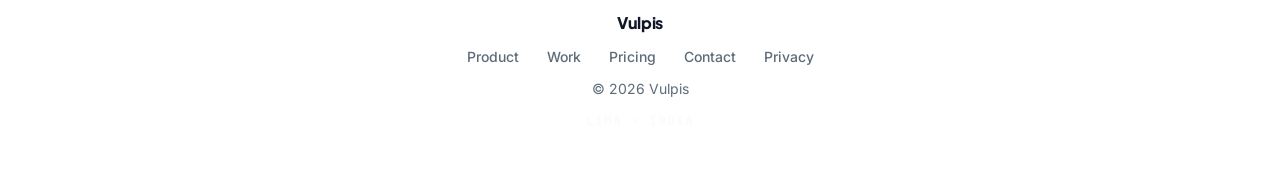
<file: privacy.html>
<!doctype html>
<html lang="en">
<head>
<meta charset="utf-8">
<meta name="viewport" content="width=device-width, initial-scale=1">
<title>Vulpis — Privacy Policy</title>
<meta name="description" content="Vulpis privacy policy: what data we collect, why, and your rights. / Política de privacidad de Vulpis.">
<link rel="icon" type="image/png" href="assets/img/favicon.png">
<link rel="preconnect" href="https://fonts.googleapis.com">
<link rel="preconnect" href="https://fonts.gstatic.com" crossorigin>
<link href="https://fonts.googleapis.com/css2?family=Plus+Jakarta+Sans:wght@500;600;700;800&family=Inter:wght@400;500;600;700&family=JetBrains+Mono:wght@400;500&display=swap" rel="stylesheet">
<link rel="stylesheet" href="styles.css">
<noscript><style>.reveal{opacity:1 !important;transform:none !important}</style></noscript>
</head>
<body>

<header class="nav">
  <a class="brand" href="index.html" aria-label="Vulpis home">
    <img src="assets/img/vulpis-logo.png" alt="Vulpis logo" width="36" height="36">
    <span>Vulpis</span>
  </a>
  <nav class="links" aria-label="Sections">
    <a href="vulpis.html" data-en="Product" data-es="Producto">Product</a>
    <a href="index.html#work" data-en="Work" data-es="Proyectos">Work</a>
    <a href="index.html#pricing" data-en="Pricing" data-es="Precios">Pricing</a>
    <a href="index.html#contact" data-en="Contact" data-es="Contacto">Contact</a>
  </nav>
  <div class="nav-right">
    <div class="lang-toggle" role="group" aria-label="Language">
      <button type="button" data-lang="en" class="active">EN</button>
      <span aria-hidden="true">/</span>
      <button type="button" data-lang="es">ES</button>
    </div>
    <a class="btn btn-primary btn-sm" data-wa="1" data-wa-en="Hi Vulpis! I have a question about your privacy policy." data-wa-es="¡Hola Vulpis! Tengo una pregunta sobre su política de privacidad." href="https://wa.me/51931768257" target="_blank" rel="noopener">
      <span data-en="Ask us" data-es="Pregúntanos">Ask us</span>
    </a>
    <button class="menu-btn" aria-label="Menu" aria-expanded="false"><span></span><span></span></button>
  </div>
</header>

<main>
  <section class="page-hero">
    <p class="crumbs reveal"><a href="index.html" data-en="Home" data-es="Inicio">Home</a><span class="sep">/</span><span data-en="Privacy" data-es="Privacidad">Privacy</span></p>
    <p class="kicker reveal"><span class="dot"></span><span data-en="PRIVACY POLICY" data-es="POLÍTICA DE PRIVACIDAD">PRIVACY POLICY</span></p>
    <h1 class="reveal"><span data-en="Your data, " data-es="Tus datos, ">Your data, </span><em data-en="handled plainly." data-es="con total claridad.">handled plainly.</em></h1>
    <p class="lede reveal" data-en="What we collect, why we collect it, and your rights. Last updated: October 2026." data-es="Qué datos recopilamos, por qué y cuáles son tus derechos. Última actualización: octubre de 2026.">What we collect, why we collect it, and your rights. Last updated: October 2026.</p>
  </section>

  <section class="section">
    <div class="legal">

      <h2 data-en="Who we are" data-es="Quiénes somos">Who we are</h2>
      <p data-en="Vulpis is an AI sales-agent service for WhatsApp, built and operated by Snehil Sahay and Kenedy Garamendi (Lima, Peru × India). You can reach us at kennexhub@gmail.com for anything privacy-related." data-es="Vulpis es un servicio de agente de ventas con IA para WhatsApp, construido y operado por Snehil Sahay y Kenedy Garamendi (Lima, Perú × India). Puedes escribirnos a kennexhub@gmail.com para cualquier tema de privacidad.">Vulpis is an AI sales-agent service for WhatsApp, built and operated by Snehil Sahay and Kenedy Garamendi (Lima, Peru × India). You can reach us at kennexhub@gmail.com for anything privacy-related.</p>

      <h2 data-en="What we collect" data-es="Qué recopilamos">What we collect</h2>
      <p data-en="This website itself collects nothing about you — no accounts, no analytics, no tracking cookies. The only thing stored in your browser is your language preference." data-es="Este sitio web no recopila nada sobre ti: sin cuentas, sin analítica, sin cookies de rastreo. Lo único que se guarda en tu navegador es tu preferencia de idioma.">This website itself collects nothing about you — no accounts, no analytics, no tracking cookies. The only thing stored in your browser is your language preference.</p>
      <p data-en="When you message us on WhatsApp (for a free audit, a quote, or as a Vulpis client), we process what you send: your phone number, your display name, and the contents of your messages. Our AI agent reads these to qualify your request, answer questions, book meetings, and send payment links." data-es="Cuando nos escribes por WhatsApp (para una auditoría gratuita, una cotización o como cliente de Vulpis), procesamos lo que nos envías: tu número de teléfono, tu nombre visible y el contenido de tus mensajes. Nuestro agente de IA los lee para calificar tu solicitud, responder preguntas, agendar reuniones y enviar links de pago.">When you message us on WhatsApp (for a free audit, a quote, or as a Vulpis client), we process what you send: your phone number, your display name, and the contents of your messages. Our AI agent reads these to qualify your request, answer questions, book meetings, and send payment links.</p>

      <h2 data-en="Why we use it" data-es="Por qué lo usamos">Why we use it</h2>
      <p data-en="Only to run the service: reply to you, qualify leads, book meetings, and handle payments. We do not sell your data, and we do not use your conversations for advertising." data-es="Solo para operar el servicio: responderte, calificar leads, agendar reuniones y gestionar pagos. No vendemos tus datos ni usamos tus conversaciones para publicidad.">Only to run the service: reply to you, qualify leads, book meetings, and handle payments. We do not sell your data, and we do not use your conversations for advertising.</p>

      <h2 data-en="Who else touches your data" data-es="Quién más accede a tus datos">Who else touches your data</h2>
      <p data-en="To deliver the service, messages pass through the infrastructure providers we use: WhatsApp / Meta (message delivery), Groq (AI replies), Supabase (secure storage), and Google Meet (scheduling). Each processes data only to provide their part of the service." data-es="Para operar el servicio, los mensajes pasan por los proveedores de infraestructura que usamos: WhatsApp / Meta (entrega de mensajes), Groq (respuestas de IA), Supabase (almacenamiento seguro) y Google Meet (agendamiento). Cada uno procesa los datos solo para su parte del servicio.">To deliver the service, messages pass through the infrastructure providers we use: WhatsApp / Meta (message delivery), Groq (AI replies), Supabase (secure storage), and Google Meet (scheduling). Each processes data only to provide their part of the service.</p>

      <h2 data-en="How long we keep it" data-es="Cuánto lo conservamos">How long we keep it</h2>
      <p data-en="Conversation records are kept while your project or client relationship is active, and for a reasonable period afterwards for support and accounting — then deleted on request." data-es="Los registros de conversación se conservan mientras tu proyecto o relación comercial esté activa, y por un periodo razonable después para soporte y contabilidad; luego se eliminan a solicitud.">Conversation records are kept while your project or client relationship is active, and for a reasonable period afterwards for support and accounting — then deleted on request.</p>

      <h2 data-en="Your rights" data-es="Tus derechos">Your rights</h2>
      <p data-en="Write to kennexhub@gmail.com and we will show you what we hold about you, correct it, or delete it. If you are a client's customer and reached our bot through their business line, you can also ask that business directly." data-es="Escríbenos a kennexhub@gmail.com y te mostraremos qué datos tenemos sobre ti, los corregiremos o los eliminaremos. Si eres cliente de un negocio que usa nuestro bot, también puedes pedírselo directamente a ese negocio.">Write to kennexhub@gmail.com and we will show you what we hold about you, correct it, or delete it. If you are a client's customer and reached our bot through their business line, you can also ask that business directly.</p>

      <h2 data-en="Changes" data-es="Cambios">Changes</h2>
      <p data-en="If this policy changes, we will update this page and the date above." data-es="Si esta política cambia, actualizaremos esta página y la fecha indicada arriba.">If this policy changes, we will update this page and the date above.</p>

    </div>
  </section>
</main>

<footer class="footer">
  <div class="footer-inner">
    <a class="brand" href="index.html"><span>Vulpis</span></a>
    <div class="footer-links">
      <a href="vulpis.html" data-en="Product" data-es="Producto">Product</a>
      <a href="index.html#work" data-en="Work" data-es="Proyectos">Work</a>
      <a href="index.html#pricing" data-en="Pricing" data-es="Precios">Pricing</a>
      <a href="index.html#contact" data-en="Contact" data-es="Contacto">Contact</a>
      <a href="privacy.html" data-en="Privacy" data-es="Privacidad">Privacy</a>
    </div>
    <p>© 2026 Vulpis</p>
    <p class="mono-dim">LIMA × INDIA</p>
  </div>
</footer>

<a class="wa-float" data-wa="1" href="https://wa.me/51931768257" target="_blank" rel="noopener" aria-label="WhatsApp">
  <span class="wa-float-label" data-en="Chat with us on WhatsApp" data-es="Hablemos por WhatsApp">Hablemos por WhatsApp</span>
  <span class="wa-float-icon" aria-hidden="true"><svg viewBox="0 0 24 24"><path fill="#ffffff" d="M12 2a10 10 0 0 0-8.6 15.1L2 22l5-1.3A10 10 0 1 0 12 2zm0 18.2a8.2 8.2 0 0 1-4.2-1.1l-.3-.2-3 .8.8-2.9-.2-.3A8.2 8.2 0 1 1 12 20.2zm4.6-6.1c-.3-.1-1.5-.7-1.7-.8-.2-.1-.4-.1-.6.1-.2.3-.6.8-.8 1-.1.2-.3.2-.5.1a6.7 6.7 0 0 1-3.3-2.9c-.3-.4 0-.5.1-.7l.4-.5c.1-.2.1-.3 0-.5l-.8-1.9c-.2-.5-.4-.4-.6-.4h-.5c-.2 0-.5.2-.7.3-.9.9-1.1 2.2-.2 3.9a11.6 11.6 0 0 0 4.5 4.2c1.7.8 2.4.9 3.2.7.5-.1 1.5-.6 1.7-1.2.2-.6.2-1.1.1-1.2 0-.1-.2-.1-.4-.2z"/></svg></span>
  <span class="wa-float-badge" aria-hidden="true">1</span>
</a>

<script src="app.js"></script>
</body>
</html>
</file>
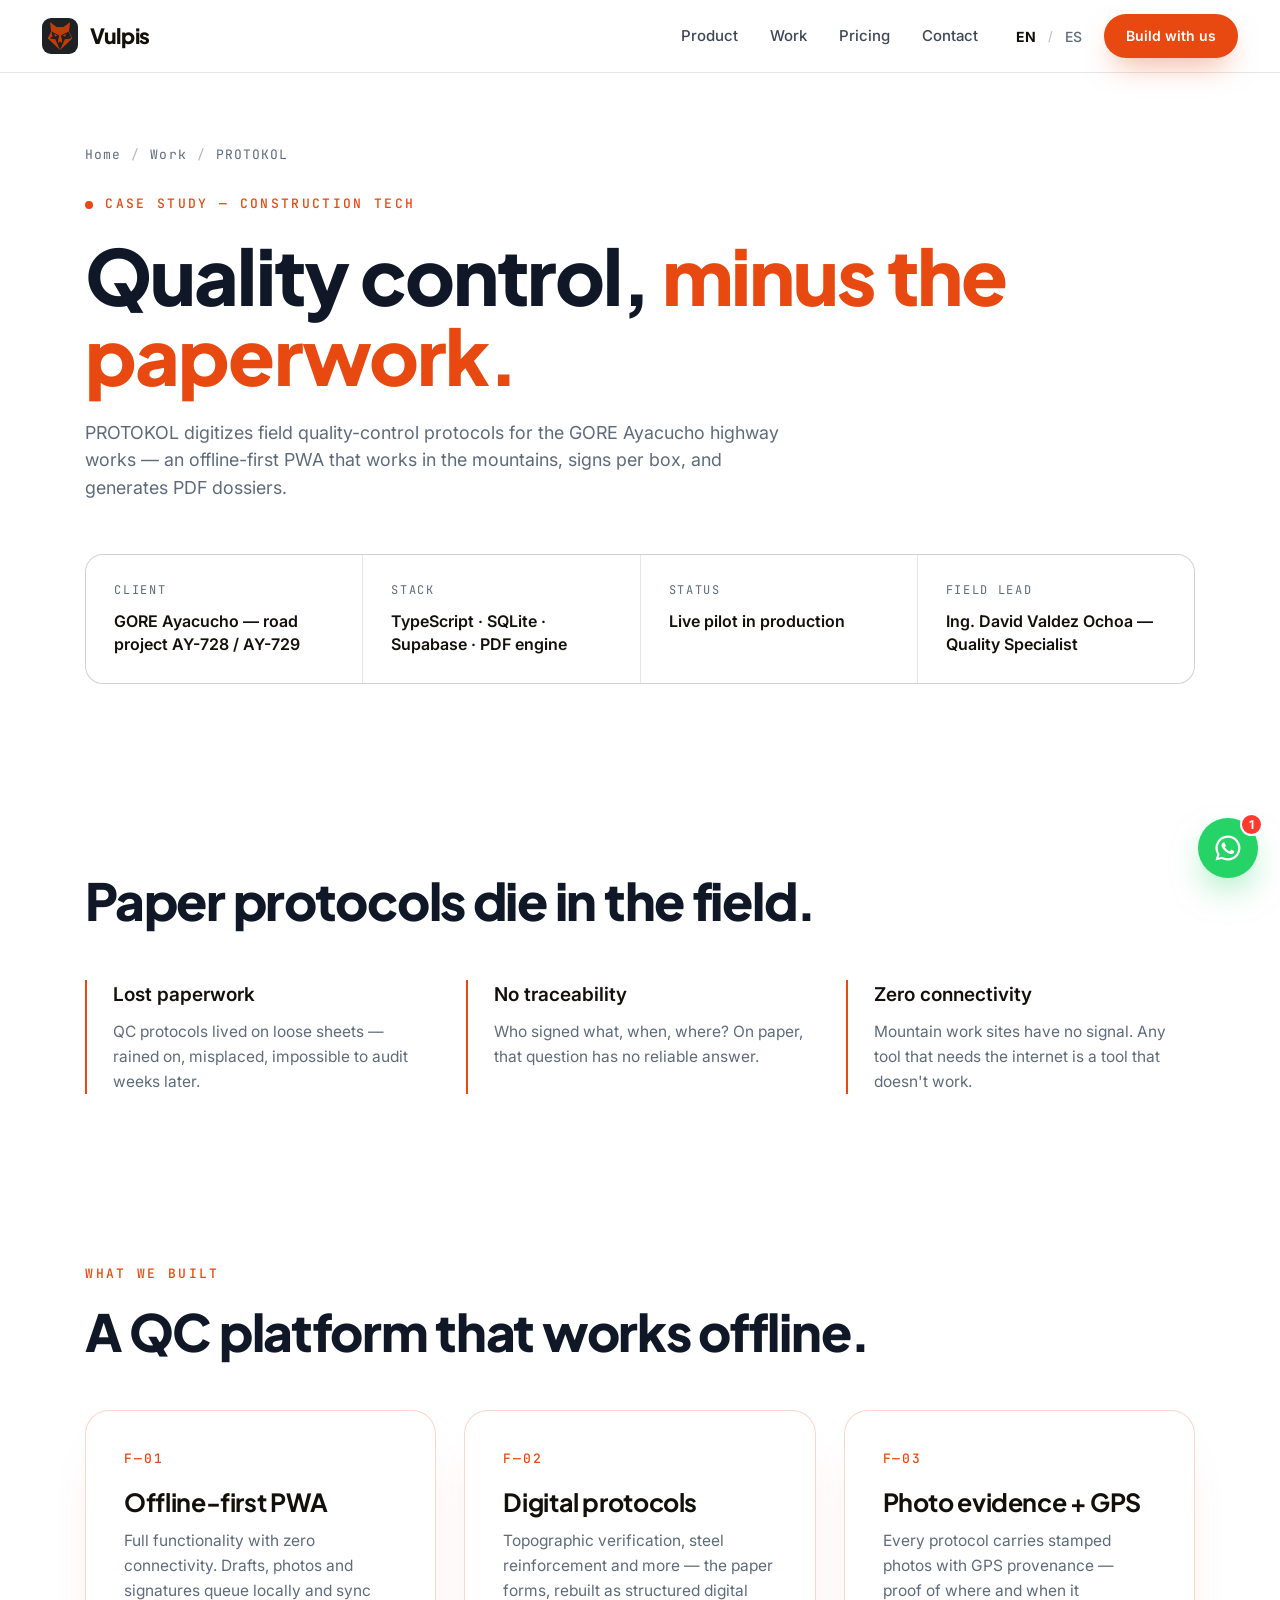
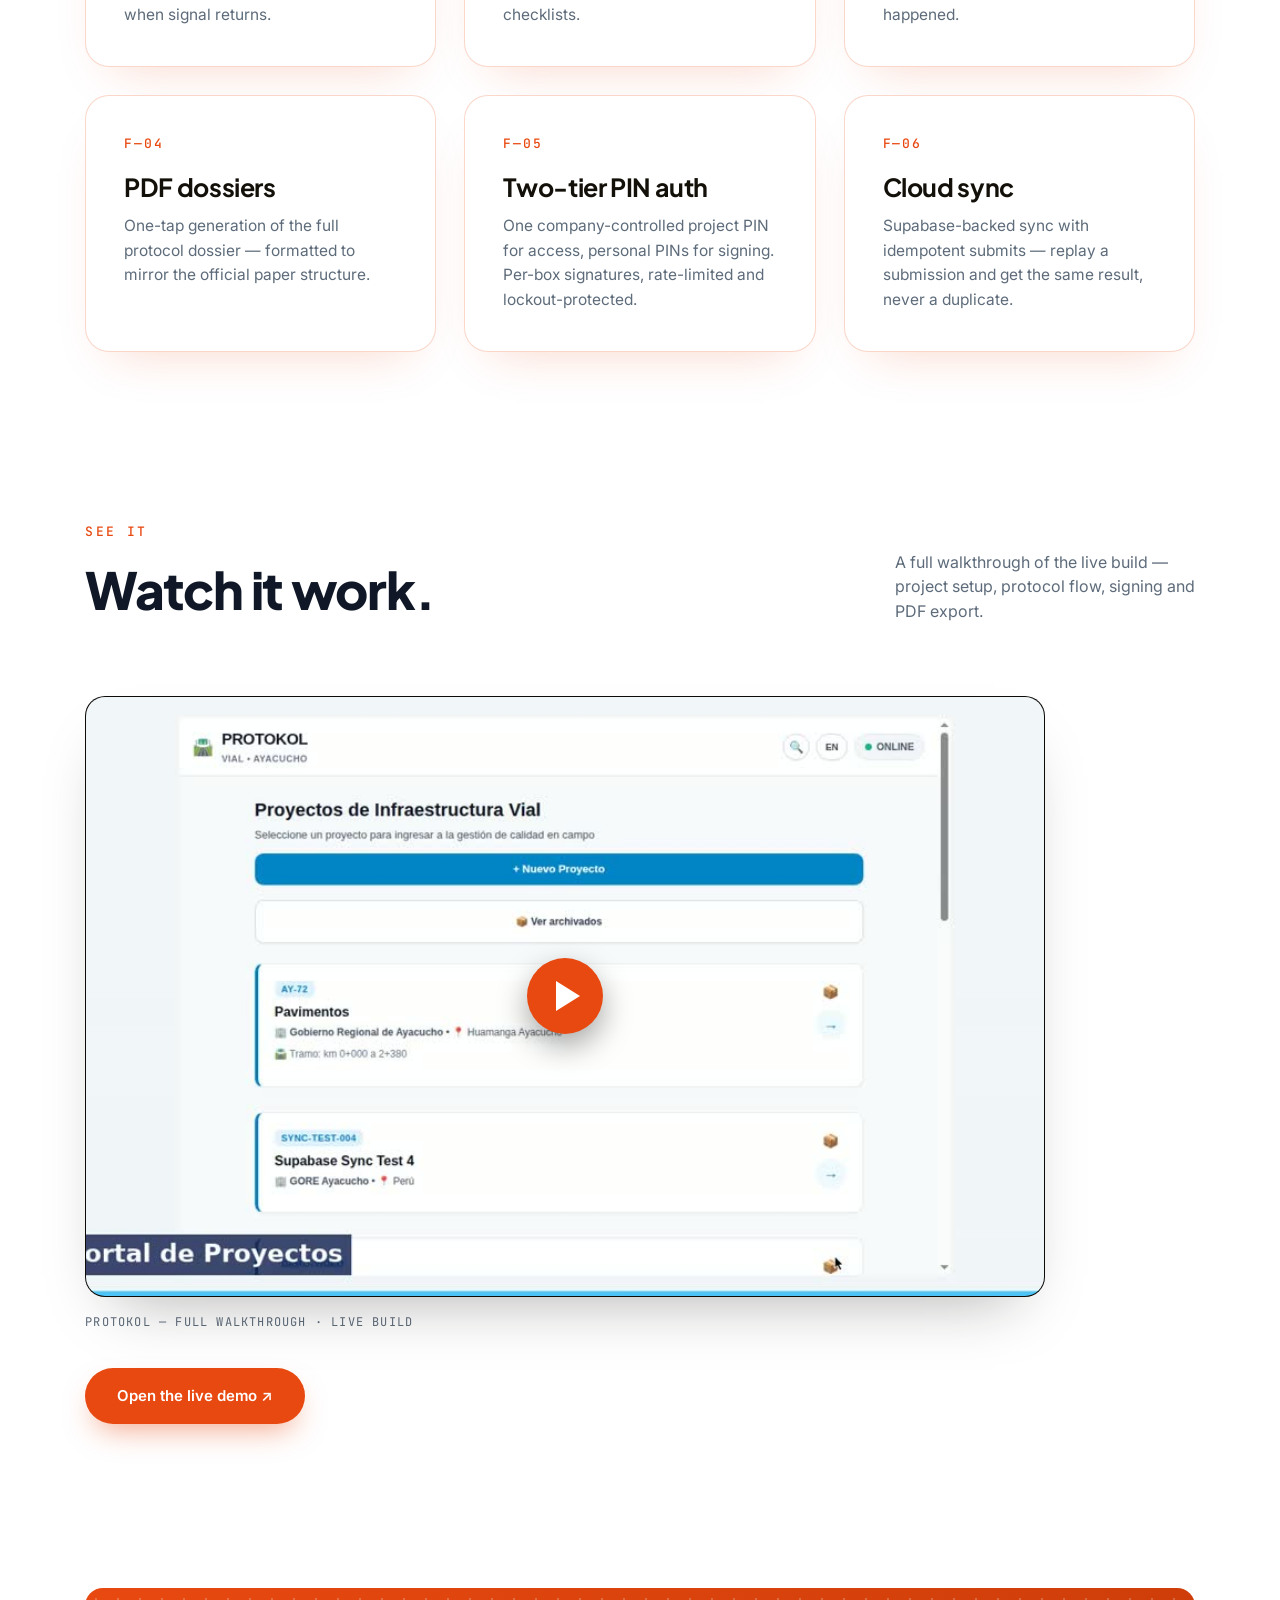
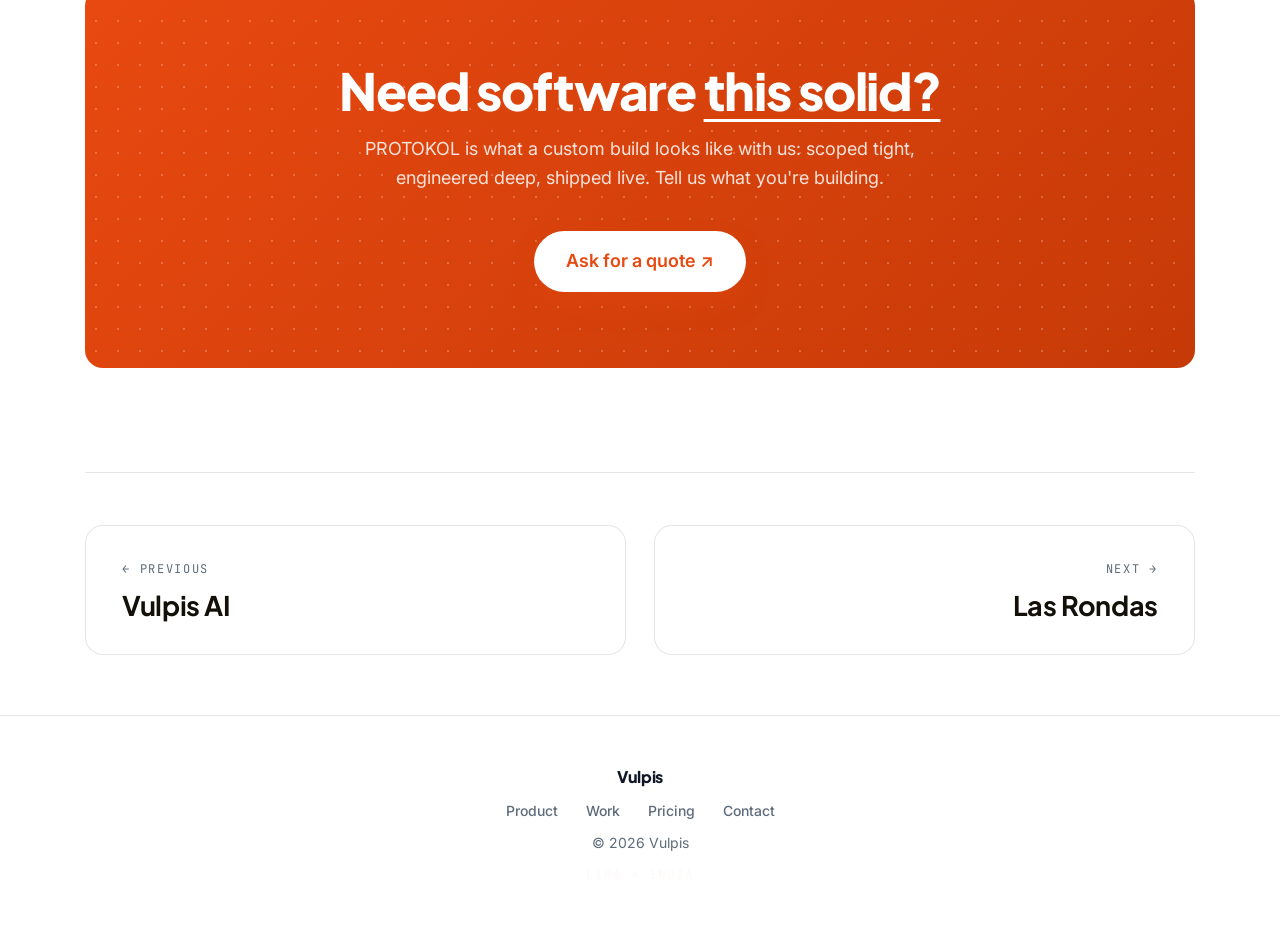
<file: protokol.html>
<!doctype html>
<html lang="en">
<head>
<meta charset="utf-8">
<meta name="viewport" content="width=device-width, initial-scale=1">
<title>PROTOKOL — Case study · Vulpis</title>
<meta name="description" content="PROTOKOL: an offline-first PWA that digitizes construction quality control for the GORE Ayacucho highway works. Built by Vulpis.">
<link rel="icon" type="image/png" href="assets/img/favicon.png">
<link rel="preconnect" href="https://fonts.googleapis.com">
<link rel="preconnect" href="https://fonts.gstatic.com" crossorigin>
<link href="https://fonts.googleapis.com/css2?family=Plus+Jakarta+Sans:wght@500;600;700;800&family=Inter:wght@400;500;600;700&family=JetBrains+Mono:wght@400;500&display=swap" rel="stylesheet">
<link rel="stylesheet" href="styles.css">
<noscript><style>.reveal{opacity:1 !important;transform:none !important}</style></noscript>
</head>
<body>

<header class="nav">
  <a class="brand" href="index.html" aria-label="Vulpis home">
    <img src="assets/img/vulpis-logo.png" alt="Vulpis logo" width="36" height="36">
    <span>Vulpis</span>
  </a>
  <nav class="links" aria-label="Sections">
    <a href="vulpis.html" data-en="Product" data-es="Producto">Product</a>
    <a href="index.html#work" data-en="Work" data-es="Proyectos">Work</a>
    <a href="index.html#pricing" data-en="Pricing" data-es="Precios">Pricing</a>
    <a href="index.html#contact" data-en="Contact" data-es="Contacto">Contact</a>
  </nav>
  <div class="nav-right">
    <div class="lang-toggle" role="group" aria-label="Language">
      <button type="button" data-lang="en" class="active">EN</button>
      <span aria-hidden="true">/</span>
      <button type="button" data-lang="es">ES</button>
    </div>
    <a class="btn btn-primary btn-sm" id="nav-wa" data-wa="1" data-wa-en="Hi Vulpis! I saw the PROTOKOL case study and want something similar." data-wa-es="¡Hola Vulpis! Vi el caso PROTOKOL y quiero algo similar." href="https://wa.me/51931768257" target="_blank" rel="noopener">
      <span data-en="Build with us" data-es="Construye con nosotros">Build with us</span>
    </a>
    <button class="menu-btn" aria-label="Menu" aria-expanded="false"><span></span><span></span></button>
  </div>
</header>

<main>
  <!-- PAGE HERO -->
  <section class="page-hero">
    <p class="crumbs reveal"><a href="index.html" data-en="Home" data-es="Inicio">Home</a><span class="sep">/</span><a href="index.html#work" data-en="Work" data-es="Proyectos">Work</a><span class="sep">/</span><span>PROTOKOL</span></p>
    <p class="kicker reveal"><span class="dot"></span><span data-en="CASE STUDY — CONSTRUCTION TECH" data-es="CASO — TECH DE CONSTRUCCIÓN">CASE STUDY — CONSTRUCTION TECH</span></p>
    <h1 class="reveal"><span data-en="Quality control, " data-es="Control de calidad, ">Quality control, </span><em data-en="minus the paperwork." data-es="sin el papeleo.">minus the paperwork.</em></h1>
    <p class="lede reveal" data-en="PROTOKOL digitizes field quality-control protocols for the GORE Ayacucho highway works — an offline-first PWA that works in the mountains, signs per box, and generates PDF dossiers." data-es="PROTOKOL digitaliza los protocolos de control de calidad en campo para la obra vial del GORE Ayacucho — una PWA offline-first que funciona en la sierra, firma por casilla y genera expedientes PDF.">PROTOKOL digitizes field quality-control protocols for the GORE Ayacucho highway works — an offline-first PWA that works in the mountains, signs per box, and generates PDF dossiers.</p>
    <div class="facts reveal">
      <div class="fact"><p class="flabel" data-en="CLIENT" data-es="CLIENTE">CLIENT</p><p class="fval" data-en="GORE Ayacucho — road project AY-728 / AY-729" data-es="GORE Ayacucho — proyecto vial AY-728 / AY-729">GORE Ayacucho — road project AY-728 / AY-729</p></div>
      <div class="fact"><p class="flabel" data-en="STACK" data-es="TECNOLOGÍA">STACK</p><p class="fval">TypeScript · SQLite · Supabase · PDF engine</p></div>
      <div class="fact"><p class="flabel" data-en="STATUS" data-es="ESTADO">STATUS</p><p class="fval" data-en="Live pilot in production" data-es="Piloto en vivo en producción">Live pilot in production</p></div>
      <div class="fact"><p class="flabel" data-en="FIELD LEAD" data-es="LÍDER DE CAMPO">FIELD LEAD</p><p class="fval" data-en="Ing. David Valdez Ochoa — Quality Specialist" data-es="Ing. David Valdez Ochoa — Especialista de Calidad">Ing. David Valdez Ochoa — Quality Specialist</p></div>
    </div>
  </section>

  <!-- PROBLEM -->
  <section class="section">
    <p class="kicker reveal"><span data-en="THE PROBLEM" data-es="EL PROBLEMA">THE PROBLEM</span></p>
    <h2 class="reveal" data-en="Paper protocols die in the field." data-es="Los protocolos en papel mueren en campo.">Paper protocols die in the field.</h2>
    <div class="pain-grid">
      <div class="pain reveal">
        <h3 data-en="Lost paperwork" data-es="Papeleo perdido">Lost paperwork</h3>
        <p data-en="QC protocols lived on loose sheets — rained on, misplaced, impossible to audit weeks later." data-es="Los protocolos vivían en hojas sueltas — mojadas, extraviadas, imposibles de auditar semanas después.">QC protocols lived on loose sheets — rained on, misplaced, impossible to audit weeks later.</p>
      </div>
      <div class="pain reveal">
        <h3 data-en="No traceability" data-es="Cero trazabilidad">No traceability</h3>
        <p data-en="Who signed what, when, where? On paper, that question has no reliable answer." data-es="¿Quién firmó qué, cuándo, dónde? En papel, esa pregunta no tiene respuesta confiable.">Who signed what, when, where? On paper, that question has no reliable answer.</p>
      </div>
      <div class="pain reveal">
        <h3 data-en="Zero connectivity" data-es="Cero conectividad">Zero connectivity</h3>
        <p data-en="Mountain work sites have no signal. Any tool that needs the internet is a tool that doesn't work." data-es="Los frentes de obra en sierra no tienen señal. Cualquier herramienta que necesite internet es una herramienta que no funciona.">Mountain work sites have no signal. Any tool that needs the internet is a tool that doesn't work.</p>
      </div>
    </div>
  </section>

  <!-- WHAT WE BUILT -->
  <section class="section">
    <p class="kicker reveal"><span data-en="WHAT WE BUILT" data-es="QUÉ CONSTRUIMOS">WHAT WE BUILT</span></p>
    <h2 class="reveal" data-en="A QC platform that works offline." data-es="Una plataforma QC que funciona offline.">A QC platform that works offline.</h2>
    <div class="feature-grid">
      <div class="feature reveal">
        <p class="fnum">F—01</p>
        <h3 data-en="Offline-first PWA" data-es="PWA offline-first">Offline-first PWA</h3>
        <p data-en="Full functionality with zero connectivity. Drafts, photos and signatures queue locally and sync when signal returns." data-es="Funcionalidad total sin conectividad. Borradores, fotos y firmas se guardan localmente y sincronizan al volver la señal.">Full functionality with zero connectivity. Drafts, photos and signatures queue locally and sync when signal returns.</p>
      </div>
      <div class="feature reveal">
        <p class="fnum">F—02</p>
        <h3 data-en="Digital protocols" data-es="Protocolos digitales">Digital protocols</h3>
        <p data-en="Topographic verification, steel reinforcement and more — the paper forms, rebuilt as structured digital checklists." data-es="Verificación topográfica, acero de refuerzo y más — los formularios en papel, reconstruidos como listas digitales estructuradas.">Topographic verification, steel reinforcement and more — the paper forms, rebuilt as structured digital checklists.</p>
      </div>
      <div class="feature reveal">
        <p class="fnum">F—03</p>
        <h3 data-en="Photo evidence + GPS" data-es="Evidencia fotográfica + GPS">Photo evidence + GPS</h3>
        <p data-en="Every protocol carries stamped photos with GPS provenance — proof of where and when it happened." data-es="Cada protocolo lleva fotos selladas con procedencia GPS — prueba de dónde y cuándo ocurrió.">Every protocol carries stamped photos with GPS provenance — proof of where and when it happened.</p>
      </div>
      <div class="feature reveal">
        <p class="fnum">F—04</p>
        <h3 data-en="PDF dossiers" data-es="Expedientes PDF">PDF dossiers</h3>
        <p data-en="One-tap generation of the full protocol dossier — formatted to mirror the official paper structure." data-es="Generación en un toque del expediente completo — con el formato de la estructura oficial en papel.">One-tap generation of the full protocol dossier — formatted to mirror the official paper structure.</p>
      </div>
      <div class="feature reveal">
        <p class="fnum">F—05</p>
        <h3 data-en="Two-tier PIN auth" data-es="Autenticación PIN en dos niveles">Two-tier PIN auth</h3>
        <p data-en="One company-controlled project PIN for access, personal PINs for signing. Per-box signatures, rate-limited and lockout-protected." data-es="Un PIN de proyecto controlado por la empresa para el acceso, PINs personales para firmar. Firmas por casilla, con límite de intentos y bloqueo.">One company-controlled project PIN for access, personal PINs for signing. Per-box signatures, rate-limited and lockout-protected.</p>
      </div>
      <div class="feature reveal">
        <p class="fnum">F—06</p>
        <h3 data-en="Cloud sync" data-es="Sincronización en la nube">Cloud sync</h3>
        <p data-en="Supabase-backed sync with idempotent submits — replay a submission and get the same result, never a duplicate." data-es="Sincronización con Supabase y envíos idempotentes — reintenta un envío y obtén el mismo resultado, nunca un duplicado.">Supabase-backed sync with idempotent submits — replay a submission and get the same result, never a duplicate.</p>
      </div>
    </div>
  </section>

  <!-- VIDEO + DEMO -->
  <section class="section">
    <div class="section-head reveal">
      <div>
        <p class="kicker"><span data-en="SEE IT" data-es="MÍRALO">SEE IT</span></p>
        <h2 data-en="Watch it work." data-es="Míralo funcionar.">Watch it work.</h2>
      </div>
      <p class="section-note" data-en="A full walkthrough of the live build — project setup, protocol flow, signing and PDF export." data-es="Un recorrido completo del sistema en vivo — creación de proyecto, flujo de protocolos, firmas y exportación PDF.">A full walkthrough of the live build — project setup, protocol flow, signing and PDF export.</p>
    </div>
    <div class="reveal" style="max-width:960px">
      <button class="shot play-btn" data-video="https://cdn.jsdelivr.net/gh/sahaysnehil22/kennexhub@main/assets/video/protokol-guia-completa.mp4" aria-label="Play PROTOKOL walkthrough">
        <img src="assets/img/poster-protokol.jpg" alt="PROTOKOL walkthrough video">
        <span class="play-ring" aria-hidden="true"></span>
      </button>
      <p class="shot-cap" data-en="PROTOKOL — FULL WALKTHROUGH · LIVE BUILD" data-es="PROTOKOL — RECORRIDO COMPLETO · EN VIVO">PROTOKOL — FULL WALKTHROUGH · LIVE BUILD</p>
    </div>
    <div class="reveal" style="margin-top:36px">
      <a class="btn btn-primary" href="https://protokol-1.onrender.com/" target="_blank" rel="noopener"><span data-en="Open the live demo ↗" data-es="Abrir la demo en vivo ↗">Open the live demo ↗</span></a>
    </div>
  </section>

  <!-- CTA BAND -->
  <section class="section" style="padding-top:0">
    <div class="band reveal">
      <h2><span data-en="Need software " data-es="¿Necesitas software ">Need software </span><em data-en="this solid?" data-es="así de sólido?">this solid?</em></h2>
      <p data-en="PROTOKOL is what a custom build looks like with us: scoped tight, engineered deep, shipped live. Tell us what you're building." data-es="PROTOKOL es lo que un proyecto a medida se ve con nosotros: alcance preciso, ingeniería profunda, lanzamiento en vivo. Cuéntanos qué estás construyendo.">PROTOKOL is what a custom build looks like with us: scoped tight, engineered deep, shipped live. Tell us what you're building.</p>
      <div class="ctas">
        <a class="btn btn-primary btn-lg" id="contact-wa" data-wa="1" data-wa-en="Hi Vulpis! I saw the PROTOKOL case study and want a custom build." data-wa-es="¡Hola Vulpis! Vi el caso PROTOKOL y quiero un proyecto a medida." href="https://wa.me/51931768257" target="_blank" rel="noopener">
          <span data-en="Ask for a quote ↗" data-es="Pedir cotización ↗">Ask for a quote ↗</span>
        </a>
      </div>
    </div>
    <nav class="proj-nav" aria-label="More projects">
      <a href="vulpis.html">
        <span class="dir" data-en="← PREVIOUS" data-es="← ANTERIOR">← PREVIOUS</span>
        <h4>Vulpis AI</h4>
      </a>
      <a class="next" href="las-rondas.html">
        <span class="dir" data-en="NEXT →" data-es="SIGUIENTE →">NEXT →</span>
        <h4>Las Rondas</h4>
      </a>
    </nav>
  </section>
</main>

<footer class="footer">
  <div class="footer-inner">
    <a class="brand" href="index.html"><span>Vulpis</span></a>
    <div class="footer-links">
      <a href="vulpis.html" data-en="Product" data-es="Producto">Product</a>
      <a href="index.html#work" data-en="Work" data-es="Proyectos">Work</a>
      <a href="index.html#pricing" data-en="Pricing" data-es="Precios">Pricing</a>
      <a href="index.html#contact" data-en="Contact" data-es="Contacto">Contact</a>
    </div>
    <p>© 2026 Vulpis</p>
    <p class="mono-dim">LIMA × INDIA</p>
  </div>
</footer>

<a class="wa-float" id="wa-float" data-wa="1" data-wa-en="Hi Vulpis! I saw PROTOKOL and want a custom build." data-wa-es="¡Hola Vulpis! Vi PROTOKOL y quiero un proyecto a medida." href="https://wa.me/51931768257" target="_blank" rel="noopener" aria-label="WhatsApp">
  <span class="wa-float-label" data-en="Chat with us on WhatsApp" data-es="Hablemos por WhatsApp">Hablemos por WhatsApp</span>
  <span class="wa-float-icon" aria-hidden="true"><svg viewBox="0 0 24 24"><path fill="#ffffff" d="M12 2a10 10 0 0 0-8.6 15.1L2 22l5-1.3A10 10 0 1 0 12 2zm0 18.2a8.2 8.2 0 0 1-4.2-1.1l-.3-.2-3 .8.8-2.9-.2-.3A8.2 8.2 0 1 1 12 20.2zm4.6-6.1c-.3-.1-1.5-.7-1.7-.8-.2-.1-.4-.1-.6.1-.2.3-.6.8-.8 1-.1.2-.3.2-.5.1a6.7 6.7 0 0 1-3.3-2.9c-.3-.4 0-.5.1-.7l.4-.5c.1-.2.1-.3 0-.5l-.8-1.9c-.2-.5-.4-.4-.6-.4h-.5c-.2 0-.5.2-.7.3-.9.9-1.1 2.2-.2 3.9a11.6 11.6 0 0 0 4.5 4.2c1.7.8 2.4.9 3.2.7.5-.1 1.5-.6 1.7-1.2.2-.6.2-1.1.1-1.2 0-.1-.2-.1-.4-.2z"/></svg></span>
  <span class="wa-float-badge" aria-hidden="true">1</span>
</a>

<div class="lightbox" id="lightbox" aria-hidden="true" role="dialog" aria-label="Video">
  <div class="lightbox-backdrop" data-close></div>
  <div class="lightbox-box">
    <button class="lightbox-close" data-close aria-label="Close">✕</button>
    <video id="lightbox-video" controls playsinline preload="none"></video>
  </div>
</div>

<script src="app.js"></script>
</body>
</html>
</file>
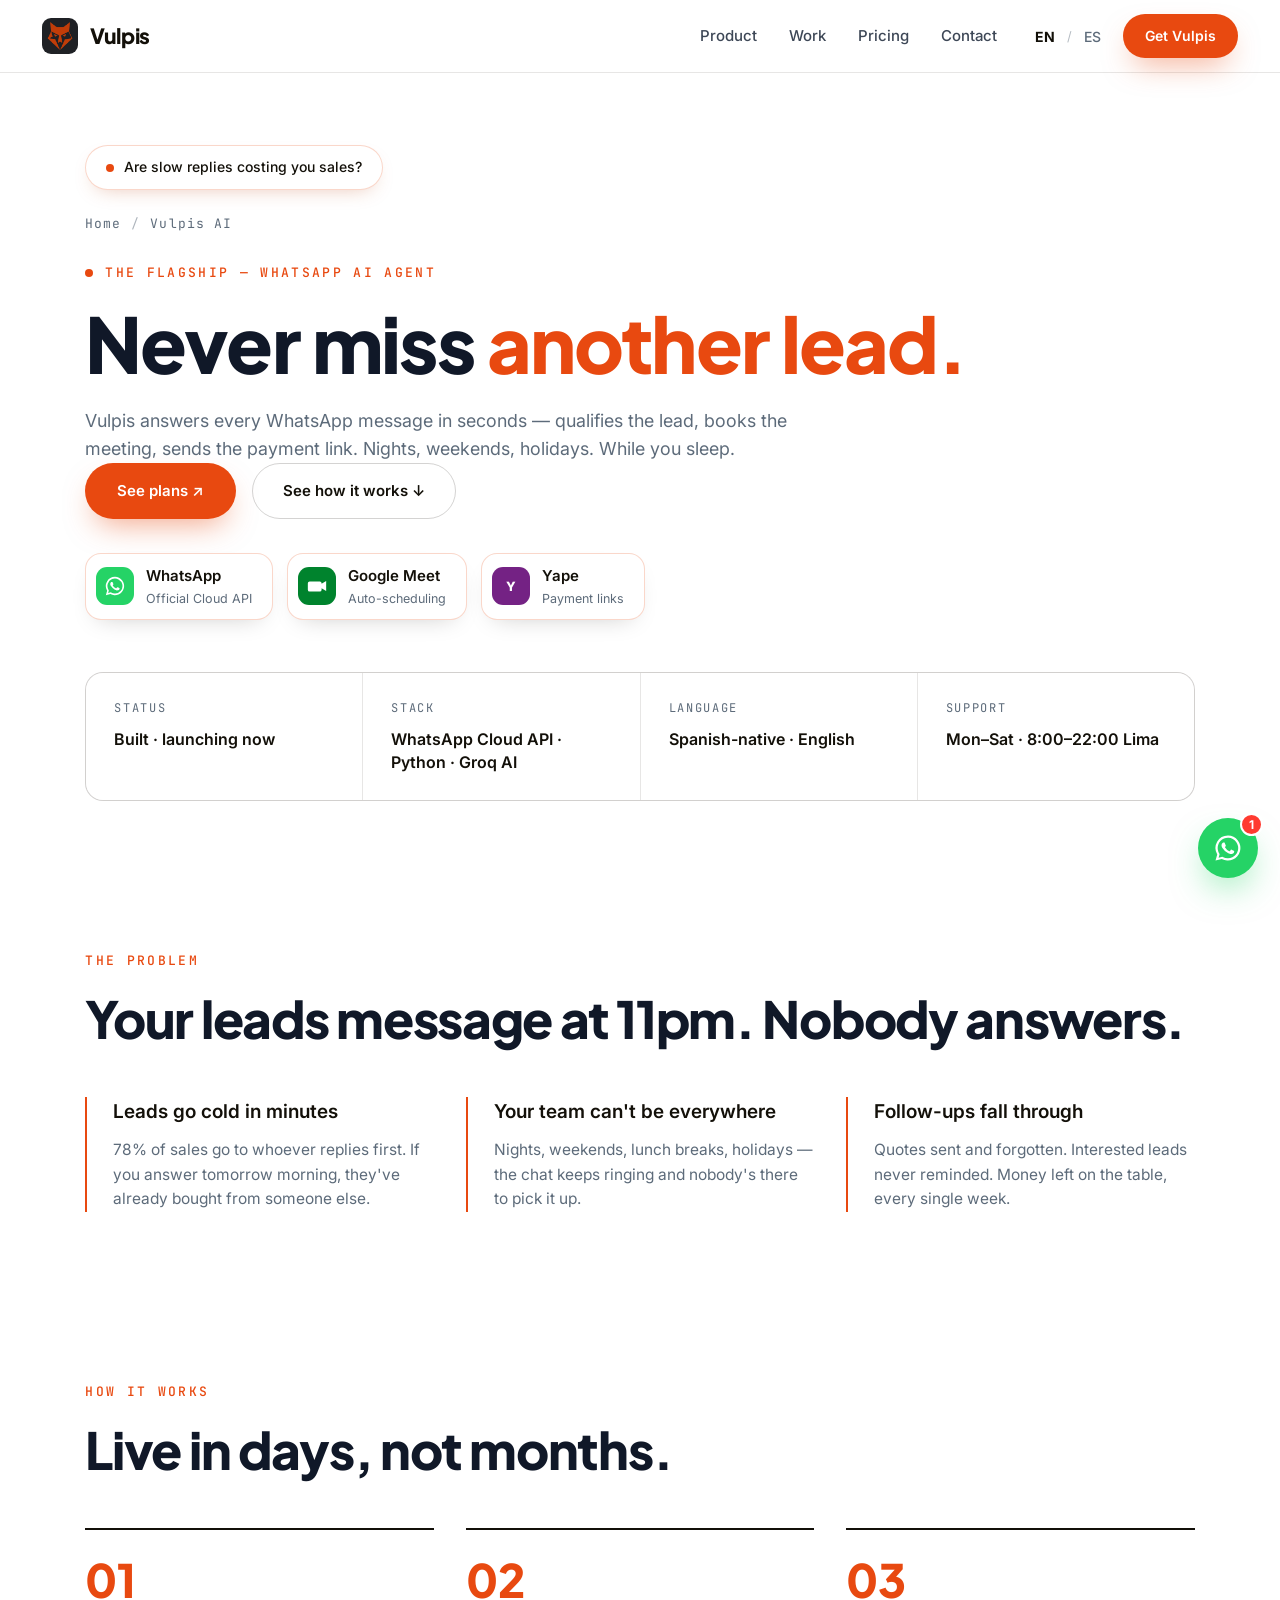
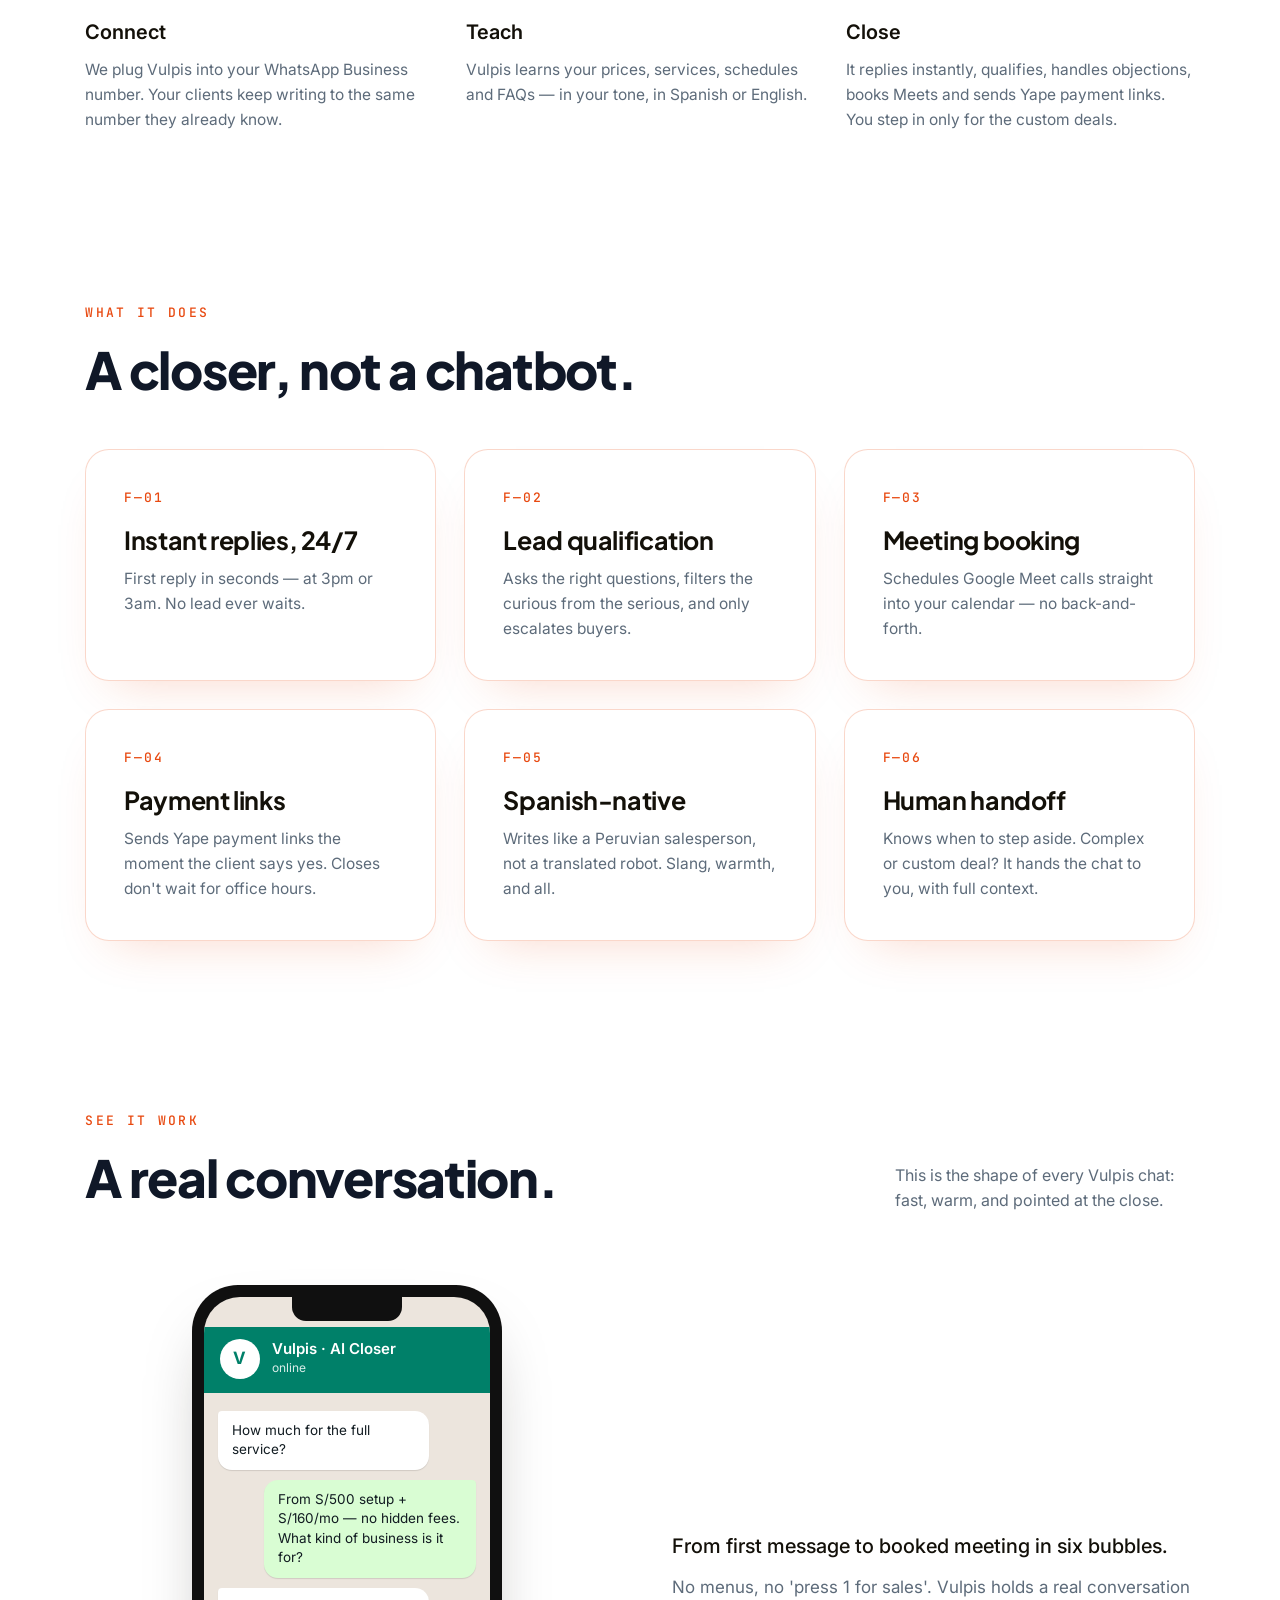
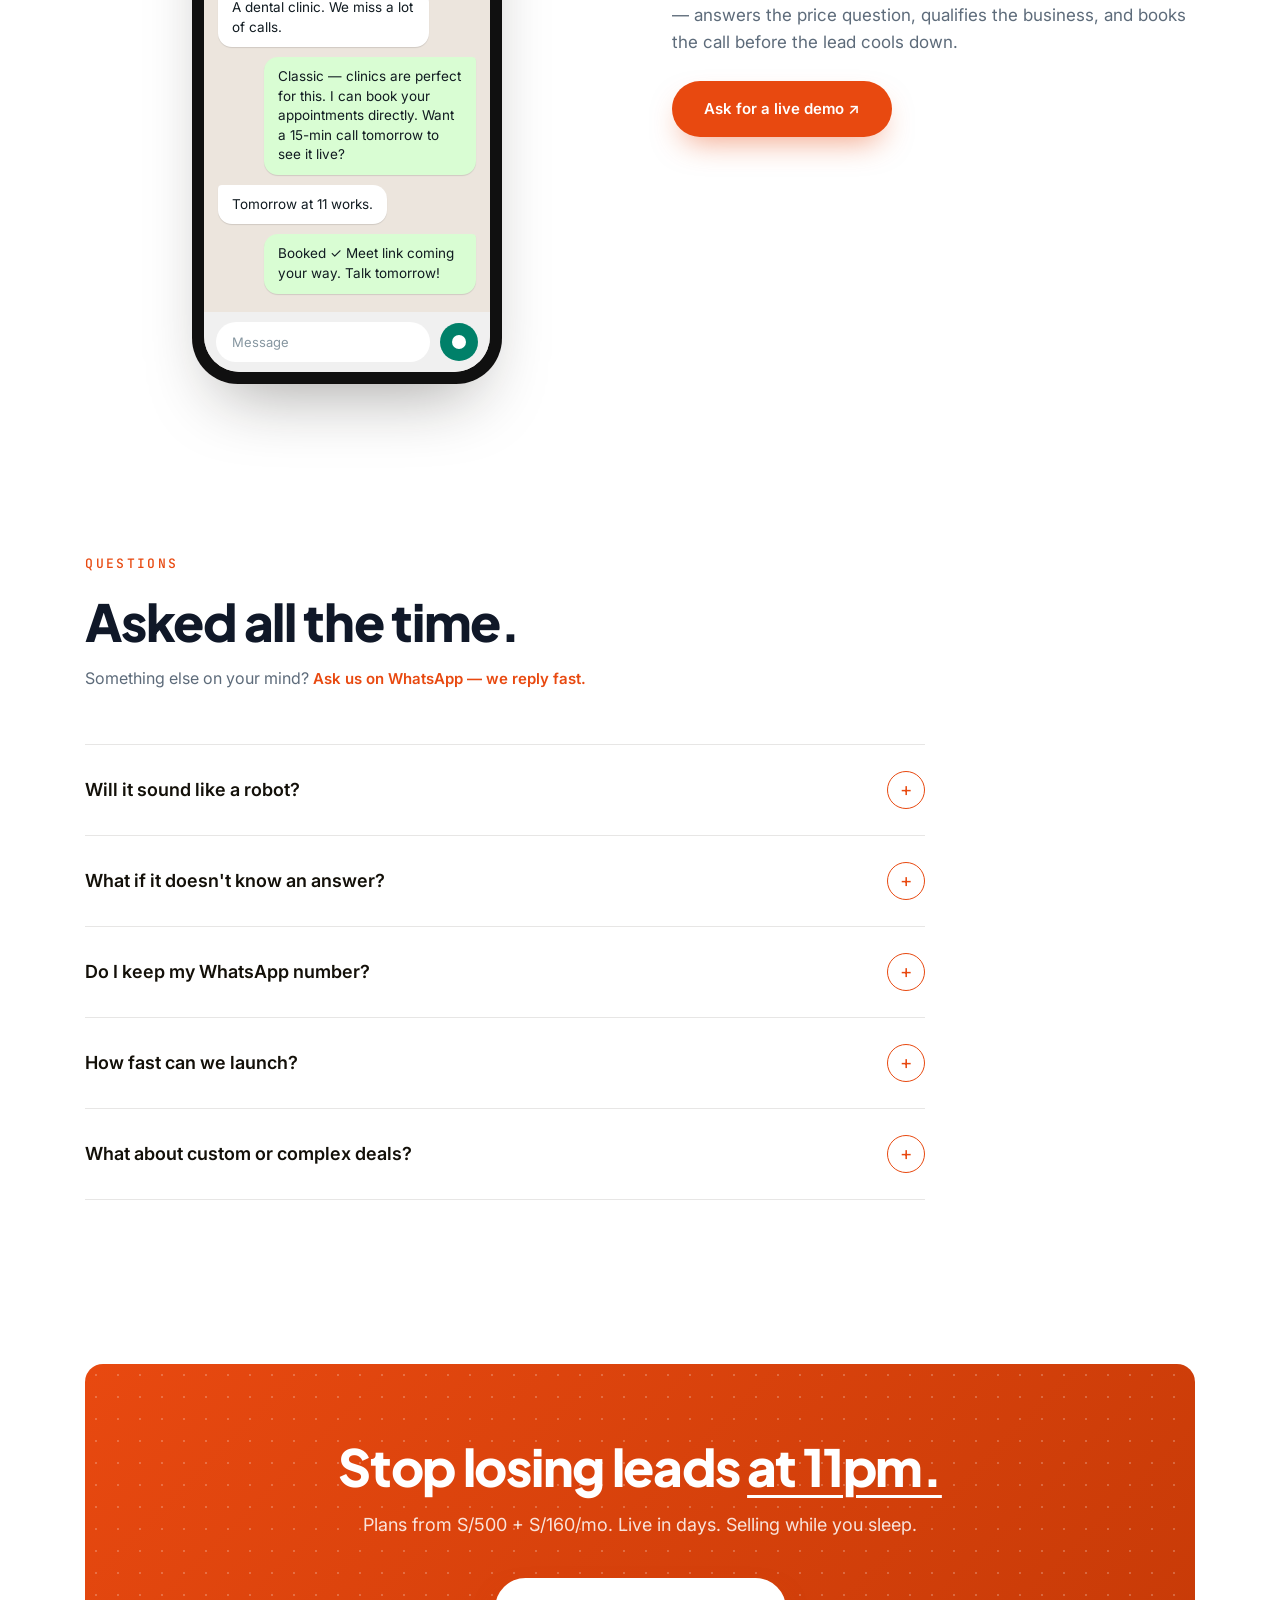
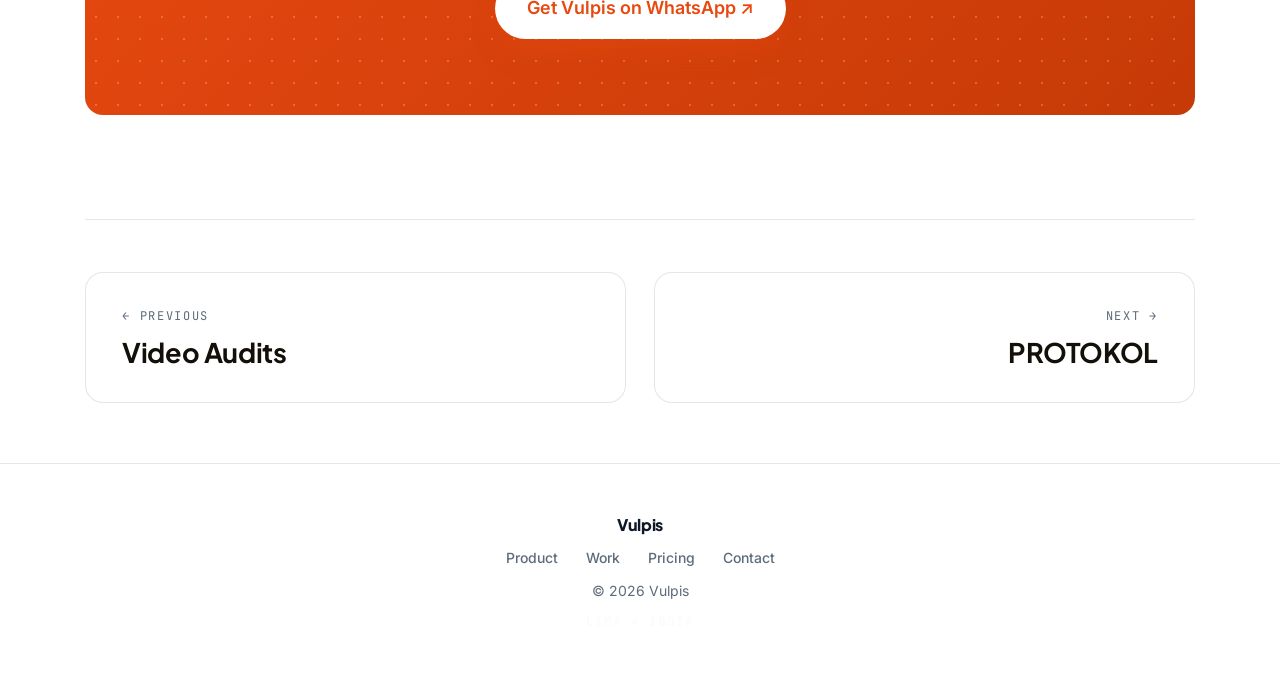
<file: vulpis.html>
<!doctype html>
<html lang="en">
<head>
<meta charset="utf-8">
<meta name="viewport" content="width=device-width, initial-scale=1">
<title>Vulpis AI — The AI closer for WhatsApp</title>
<meta name="description" content="Vulpis is an AI sales agent for WhatsApp. Instant replies 24/7, lead qualification, meeting booking and payment links — in Spanish or English.">
<link rel="icon" type="image/png" href="assets/img/favicon.png">
<link rel="preconnect" href="https://fonts.googleapis.com">
<link rel="preconnect" href="https://fonts.gstatic.com" crossorigin>
<link href="https://fonts.googleapis.com/css2?family=Plus+Jakarta+Sans:wght@500;600;700;800&family=Inter:wght@400;500;600;700&family=JetBrains+Mono:wght@400;500&display=swap" rel="stylesheet">
<link rel="stylesheet" href="styles.css">
<noscript><style>.reveal{opacity:1 !important;transform:none !important}</style></noscript>
</head>
<body>

<header class="nav">
  <a class="brand" href="index.html" aria-label="Vulpis home">
    <img src="assets/img/vulpis-logo.png" alt="Vulpis logo" width="36" height="36">
    <span>Vulpis</span>
  </a>
  <nav class="links" aria-label="Sections">
    <a href="vulpis.html" data-en="Product" data-es="Producto">Product</a>
    <a href="index.html#work" data-en="Work" data-es="Proyectos">Work</a>
    <a href="index.html#pricing" data-en="Pricing" data-es="Precios">Pricing</a>
    <a href="index.html#contact" data-en="Contact" data-es="Contacto">Contact</a>
  </nav>
  <div class="nav-right">
    <div class="lang-toggle" role="group" aria-label="Language">
      <button type="button" data-lang="en" class="active">EN</button>
      <span aria-hidden="true">/</span>
      <button type="button" data-lang="es">ES</button>
    </div>
    <a class="btn btn-primary btn-sm" id="nav-wa" data-wa="1" data-wa-en="Hi Vulpis! I want Vulpis for my business." data-wa-es="¡Hola Vulpis! Quiero Vulpis para mi negocio." href="https://wa.me/51931768257" target="_blank" rel="noopener">
      <span data-en="Get Vulpis" data-es="Quiero Vulpis">Get Vulpis</span>
    </a>
    <button class="menu-btn" aria-label="Menu" aria-expanded="false"><span></span><span></span></button>
  </div>
</header>

<main>
  <!-- PAGE HERO -->
  <section class="page-hero">
    <p class="pill reveal"><span class="dot"></span><span data-en="Are slow replies costing you sales?" data-es="¿Las respuestas lentas te cuestan ventas?">¿Las respuestas lentas te cuestan ventas?</span></p>
    <p class="crumbs reveal"><a href="index.html" data-en="Home" data-es="Inicio">Home</a><span class="sep">/</span><span>Vulpis AI</span></p>
    <p class="kicker reveal"><span class="dot"></span><span data-en="THE FLAGSHIP — WHATSAPP AI AGENT" data-es="LA ESTRELLA — AGENTE IA EN WHATSAPP">THE FLAGSHIP — WHATSAPP AI AGENT</span></p>
    <h1 class="reveal"><span data-en="Never miss " data-es="Nunca más pierdas ">Never miss </span><em data-en="another lead." data-es="un lead.">another lead.</em></h1>
    <p class="lede reveal" data-en="Vulpis answers every WhatsApp message in seconds — qualifies the lead, books the meeting, sends the payment link. Nights, weekends, holidays. While you sleep." data-es="Vulpis responde cada mensaje de WhatsApp en segundos — califica el lead, agenda la reunión, envía el link de pago. Noches, fines de semana, feriados. Mientras duermes.">Vulpis answers every WhatsApp message in seconds — qualifies the lead, books the meeting, sends the payment link. Nights, weekends, holidays. While you sleep.</p>
    <div class="ctas reveal" style="margin-bottom:0">
      <a class="btn btn-primary" id="hero-wa" data-wa="1" data-wa-en="Hi Vulpis! I want Vulpis for my business." data-wa-es="¡Hola Vulpis! Quiero Vulpis para mi negocio." href="https://wa.me/51931768257" target="_blank" rel="noopener">
        <span data-en="See plans ↗" data-es="Ver planes ↗">Ver planes ↗</span>
      </a>
      <a class="btn btn-ghost" href="#how"><span data-en="See how it works ↓" data-es="Ver cómo funciona ↓">See how it works ↓</span></a>
    </div>
    <div class="integ-row reveal">
      <span class="integ"><span class="ibadge" style="background:#25d366"><svg viewBox="0 0 24 24"><path fill="#ffffff" d="M12 2a10 10 0 0 0-8.6 15.1L2 22l5-1.3A10 10 0 1 0 12 2zm0 18.2a8.2 8.2 0 0 1-4.2-1.1l-.3-.2-3 .8.8-2.9-.2-.3A8.2 8.2 0 1 1 12 20.2zm4.6-6.1c-.3-.1-1.5-.7-1.7-.8-.2-.1-.4-.1-.6.1-.2.3-.6.8-.8 1-.1.2-.3.2-.5.1a6.7 6.7 0 0 1-3.3-2.9c-.3-.4 0-.5.1-.7l.4-.5c.1-.2.1-.3 0-.5l-.8-1.9c-.2-.5-.4-.4-.6-.4h-.5c-.2 0-.5.2-.7.3-.9.9-1.1 2.2-.2 3.9a11.6 11.6 0 0 0 4.5 4.2c1.7.8 2.4.9 3.2.7.5-.1 1.5-.6 1.7-1.2.2-.6.2-1.1.1-1.2 0-.1-.2-.1-.4-.2z"/></svg></span><span>WhatsApp<small data-en="Official Cloud API" data-es="API oficial en la nube">Official Cloud API</small></span></span>
      <span class="integ"><span class="ibadge" style="background:#00832d"><svg viewBox="0 0 24 24"><path fill="#ffffff" d="M4 7h11a2 2 0 0 1 2 2v7a2 2 0 0 1-2 2H4a2 2 0 0 1-2-2V9a2 2 0 0 1 2-2zm13 2.6l5-3.1v11l-5-3.1z"/></svg></span><span>Google Meet<small data-en="Auto-scheduling" data-es="Agenda automática">Auto-scheduling</small></span></span>
      <span class="integ"><span class="ibadge" style="background:#742284"><svg viewBox="0 0 24 24"><text x="12" y="17.5" text-anchor="middle" font-size="14" font-weight="800" fill="#ffffff" font-family="Inter,Arial,sans-serif">Y</text></svg></span><span>Yape<small data-en="Payment links" data-es="Links de pago">Payment links</small></span></span>
    </div>
    <div class="facts reveal">
      <div class="fact"><p class="flabel" data-en="STATUS" data-es="ESTADO">STATUS</p><p class="fval" data-en="Built · launching now" data-es="Listo · lanzando ahora">Built · launching now</p></div>
      <div class="fact"><p class="flabel" data-en="STACK" data-es="TECNOLOGÍA">STACK</p><p class="fval">WhatsApp Cloud API · Python · Groq AI</p></div>
      <div class="fact"><p class="flabel" data-en="LANGUAGE" data-es="IDIOMA">LANGUAGE</p><p class="fval" data-en="Spanish-native · English" data-es="Español nativo · Inglés">Spanish-native · English</p></div>
      <div class="fact"><p class="flabel" data-en="SUPPORT" data-es="SOPORTE">SUPPORT</p><p class="fval" data-en="Mon–Sat · 8:00–22:00 Lima" data-es="Lun–Sáb · 8:00–22:00 Lima">Mon–Sat · 8:00–22:00 Lima</p></div>
    </div>
  </section>

  <!-- PROBLEM -->
  <section class="section">
    <p class="kicker reveal"><span data-en="THE PROBLEM" data-es="EL PROBLEMA">THE PROBLEM</span></p>
    <h2 class="reveal" data-en="Your leads message at 11pm. Nobody answers." data-es="Tus leads escriben a las 11pm. Nadie responde.">Your leads message at 11pm. Nobody answers.</h2>
    <div class="pain-grid">
      <div class="pain reveal">
        <h3 data-en="Leads go cold in minutes" data-es="Los leads se enfrían en minutos">Leads go cold in minutes</h3>
        <p data-en="78% of sales go to whoever replies first. If you answer tomorrow morning, they've already bought from someone else." data-es="El 78% de las ventas se las lleva quien responde primero. Si respondes mañana en la mañana, ya compraron en otro lado.">78% of sales go to whoever replies first. If you answer tomorrow morning, they've already bought from someone else.</p>
      </div>
      <div class="pain reveal">
        <h3 data-en="Your team can't be everywhere" data-es="Tu equipo no puede estar en todo">Your team can't be everywhere</h3>
        <p data-en="Nights, weekends, lunch breaks, holidays — the chat keeps ringing and nobody's there to pick it up." data-es="Noches, fines de semana, almuerzos, feriados — el chat sigue sonando y no hay nadie para atenderlo.">Nights, weekends, lunch breaks, holidays — the chat keeps ringing and nobody's there to pick it up.</p>
      </div>
      <div class="pain reveal">
        <h3 data-en="Follow-ups fall through" data-es="Los seguimientos se pierden">Follow-ups fall through</h3>
        <p data-en="Quotes sent and forgotten. Interested leads never reminded. Money left on the table, every single week." data-es="Cotizaciones enviadas y olvidadas. Interesados nunca contactados de nuevo. Dinero sobre la mesa, cada semana.">Quotes sent and forgotten. Interested leads never reminded. Money left on the table, every single week.</p>
      </div>
    </div>
  </section>

  <!-- HOW IT WORKS -->
  <section id="how" class="section">
    <p class="kicker reveal"><span data-en="HOW IT WORKS" data-es="CÓMO FUNCIONA">HOW IT WORKS</span></p>
    <h2 class="reveal" data-en="Live in days, not months." data-es="En vivo en días, no meses.">Live in days, not months.</h2>
    <div class="steps">
      <div class="step reveal">
        <p class="snum">01</p>
        <h3 data-en="Connect" data-es="Conecta">Connect</h3>
        <p data-en="We plug Vulpis into your WhatsApp Business number. Your clients keep writing to the same number they already know." data-es="Conectamos Vulpis a tu número de WhatsApp Business. Tus clientes siguen escribiendo al mismo número de siempre.">We plug Vulpis into your WhatsApp Business number. Your clients keep writing to the same number they already know.</p>
      </div>
      <div class="step reveal">
        <p class="snum">02</p>
        <h3 data-en="Teach" data-es="Enséñale">Teach</h3>
        <p data-en="Vulpis learns your prices, services, schedules and FAQs — in your tone, in Spanish or English." data-es="Vulpis aprende tus precios, servicios, horarios y preguntas frecuentes — en tu tono, en español o inglés.">Vulpis learns your prices, services, schedules and FAQs — in your tone, in Spanish or English.</p>
      </div>
      <div class="step reveal">
        <p class="snum">03</p>
        <h3 data-en="Close" data-es="Cierra">Close</h3>
        <p data-en="It replies instantly, qualifies, handles objections, books Meets and sends Yape payment links. You step in only for the custom deals." data-es="Responde al instante, califica, maneja objeciones, agenda Meets y envía links de pago Yape. Tú entras solo en los tratos personalizados.">It replies instantly, qualifies, handles objections, books Meets and sends Yape payment links. You step in only for the custom deals.</p>
      </div>
    </div>
  </section>

  <!-- FEATURES -->
  <section class="section">
    <p class="kicker reveal"><span data-en="WHAT IT DOES" data-es="QUÉ HACE">WHAT IT DOES</span></p>
    <h2 class="reveal" data-en="A closer, not a chatbot." data-es="Un cerrador, no un chatbot.">A closer, not a chatbot.</h2>
    <div class="feature-grid">
      <div class="feature reveal">
        <p class="fnum">F—01</p>
        <h3 data-en="Instant replies, 24/7" data-es="Respuestas instantáneas, 24/7">Instant replies, 24/7</h3>
        <p data-en="First reply in seconds — at 3pm or 3am. No lead ever waits." data-es="Primera respuesta en segundos — a las 3pm o 3am. Ningún lead espera jamás.">First reply in seconds — at 3pm or 3am. No lead ever waits.</p>
      </div>
      <div class="feature reveal">
        <p class="fnum">F—02</p>
        <h3 data-en="Lead qualification" data-es="Calificación de leads">Lead qualification</h3>
        <p data-en="Asks the right questions, filters the curious from the serious, and only escalates buyers." data-es="Hace las preguntas correctas, filtra curiosos de compradores, y solo escala a los serios.">Asks the right questions, filters the curious from the serious, and only escalates buyers.</p>
      </div>
      <div class="feature reveal">
        <p class="fnum">F—03</p>
        <h3 data-en="Meeting booking" data-es="Agenda de reuniones">Meeting booking</h3>
        <p data-en="Schedules Google Meet calls straight into your calendar — no back-and-forth." data-es="Agenda llamadas de Google Meet directo en tu calendario — sin idas y vueltas.">Schedules Google Meet calls straight into your calendar — no back-and-forth.</p>
      </div>
      <div class="feature reveal">
        <p class="fnum">F—04</p>
        <h3 data-en="Payment links" data-es="Links de pago">Payment links</h3>
        <p data-en="Sends Yape payment links the moment the client says yes. Closes don't wait for office hours." data-es="Envía links de pago Yape en cuanto el cliente dice sí. Los cierres no esperan horario de oficina.">Sends Yape payment links the moment the client says yes. Closes don't wait for office hours.</p>
      </div>
      <div class="feature reveal">
        <p class="fnum">F—05</p>
        <h3 data-en="Spanish-native" data-es="Español nativo">Spanish-native</h3>
        <p data-en="Writes like a Peruvian salesperson, not a translated robot. Slang, warmth, and all." data-es="Escribe como un vendedor peruano, no como un robot traducido. Jerga, calidez y todo.">Writes like a Peruvian salesperson, not a translated robot. Slang, warmth, and all.</p>
      </div>
      <div class="feature reveal">
        <p class="fnum">F—06</p>
        <h3 data-en="Human handoff" data-es="Paso a humano">Human handoff</h3>
        <p data-en="Knows when to step aside. Complex or custom deal? It hands the chat to you, with full context." data-es="Sabe cuándo hacerse a un lado. ¿Trato complejo o personalizado? Te pasa el chat, con todo el contexto.">Knows when to step aside. Complex or custom deal? It hands the chat to you, with full context.</p>
      </div>
    </div>
  </section>

  <!-- DEMO -->
  <section class="section">
    <div class="section-head reveal">
      <div>
        <p class="kicker"><span data-en="SEE IT WORK" data-es="MÍRALO EN ACCIÓN">SEE IT WORK</span></p>
        <h2 data-en="A real conversation." data-es="Una conversación real.">A real conversation.</h2>
      </div>
      <p class="section-note" data-en="This is the shape of every Vulpis chat: fast, warm, and pointed at the close." data-es="Así es cada chat de Vulpis: rápido, cálido y apuntando al cierre.">This is the shape of every Vulpis chat: fast, warm, and pointed at the close.</p>
    </div>
    <div class="split">
      <div class="split-media reveal">
        <div class="phone" role="img" aria-label="Vulpis demo conversation">
          <div class="phone-screen">
            <div class="wa-notch"></div>
            <div class="wa-head">
              <span class="wa-avatar">V</span>
              <div><p class="wa-name">Vulpis · AI Closer</p><p class="wa-status" data-en="online" data-es="en línea">online</p></div>
            </div>
            <div class="wa-chat">
              <div class="bubble in" data-en="How much for the full service?" data-es="¿Cuánto cuesta el servicio completo?">How much for the full service?</div>
              <div class="bubble out" data-en="From S/500 setup + S/160/mo — no hidden fees. What kind of business is it for?" data-es="Desde S/500 de instalación + S/160/mes — sin costos ocultos. ¿Para qué tipo de negocio sería?">Desde S/500 de instalación + S/160/mes — sin costos ocultos. ¿Para qué tipo de negocio sería?</div>
              <div class="bubble in" data-en="A dental clinic. We miss a lot of calls." data-es="Una clínica dental. Perdemos muchas llamadas.">A dental clinic. We miss a lot of calls.</div>
              <div class="bubble out" data-en="Classic — clinics are perfect for this. I can book your appointments directly. Want a 15-min call tomorrow to see it live?" data-es="Clásico — las clínicas son perfectas para esto. Puedo agendar tus citas directo. ¿Quieres una llamada de 15 min mañana para verlo en vivo?">Classic — clinics are perfect for this. I can book your appointments directly. Want a 15-min call tomorrow to see it live?</div>
              <div class="bubble in" data-en="Tomorrow at 11 works." data-es="Mañana a las 11 me funciona.">Tomorrow at 11 works.</div>
              <div class="bubble out" data-en="Booked ✓ Meet link coming your way. Talk tomorrow!" data-es="Agendado ✓ Te llega el link del Meet. ¡Hablamos mañana!">Booked ✓ Meet link coming your way. Talk tomorrow!</div>
            </div>
            <div class="wa-input"><span class="field" data-en="Message" data-es="Mensaje">Message</span><span class="mic"></span></div>
          </div>
        </div>
      </div>
      <div class="reveal">
        <p class="card-lede" data-en="From first message to booked meeting in six bubbles." data-es="Del primer mensaje a la reunión agendada en seis burbujas.">From first message to booked meeting in six bubbles.</p>
        <p class="card-desc" data-en="No menus, no 'press 1 for sales'. Vulpis holds a real conversation — answers the price question, qualifies the business, and books the call before the lead cools down." data-es="Sin menús, sin 'marque 1 para ventas'. Vulpis sostiene una conversación real — responde el precio, califica el negocio y agenda la llamada antes de que el lead se enfríe.">No menus, no 'press 1 for sales'. Vulpis holds a real conversation — answers the price question, qualifies the business, and books the call before the lead cools down.</p>
        <a class="btn btn-primary" data-wa="1" data-wa-en="Hi Vulpis! I want to see a live demo." data-wa-es="¡Hola Vulpis! Quiero ver una demo en vivo." href="https://wa.me/51931768257" target="_blank" rel="noopener"><span data-en="Ask for a live demo ↗" data-es="Pedir una demo en vivo ↗">Ask for a live demo ↗</span></a>
      </div>
    </div>
  </section>

  <!-- FAQ -->
  <section class="section">
    <p class="kicker reveal"><span data-en="QUESTIONS" data-es="PREGUNTAS">QUESTIONS</span></p>
    <h2 class="reveal" data-en="Asked all the time." data-es="Las de siempre.">Asked all the time.</h2>
    <p class="faq-sub reveal"><span data-en="Something else on your mind? " data-es="¿Otra duda? ">¿Otra duda? </span><a class="link-arrow" data-wa="1" data-wa-en="Hi Vulpis! I have a question about the AI agent." data-wa-es="¡Hola Vulpis! Tengo una pregunta sobre el agente IA." href="https://wa.me/51931768257" target="_blank" rel="noopener"><span data-en="Ask us on WhatsApp — we reply fast." data-es="Escríbenos por WhatsApp y te respondemos al toque.">Escríbenos por WhatsApp y te respondemos al toque.</span></a></p>
    <div class="faq reveal">
      <details>
        <summary data-en="Will it sound like a robot?" data-es="¿Va a sonar como un robot?">Will it sound like a robot?</summary>
        <p data-en="No. Vulpis is trained on your tone and writes like your best salesperson — warm, direct, Peruvian Spanish included. Most clients can't tell." data-es="No. Vulpis se entrena con tu tono y escribe como tu mejor vendedor — cálido, directo, con español peruano incluido. La mayoría de clientes no nota la diferencia.">No. Vulpis is trained on your tone and writes like your best salesperson — warm, direct, Peruvian Spanish included. Most clients can't tell.</p>
      </details>
      <details>
        <summary data-en="What if it doesn't know an answer?" data-es="¿Y si no sabe una respuesta?">What if it doesn't know an answer?</summary>
        <p data-en="It says so — and hands the chat to you with the full context, instead of inventing an answer. No hallucinations to your customers." data-es="Lo dice — y te pasa el chat con todo el contexto, en vez de inventar una respuesta. Cero alucinaciones a tus clientes.">It says so — and hands the chat to you with the full context, instead of inventing an answer. No hallucinations to your customers.</p>
      </details>
      <details>
        <summary data-en="Do I keep my WhatsApp number?" data-es="¿Mantengo mi número de WhatsApp?">Do I keep my WhatsApp number?</summary>
        <p data-en="Yes. Vulpis connects to your existing WhatsApp Business line — your clients keep writing to the number they already know." data-es="Sí. Vulpis se conecta a tu línea actual de WhatsApp Business — tus clientes siguen escribiendo al número que ya conocen.">Yes. Vulpis connects to your existing WhatsApp Business line — your clients keep writing to the number they already know.</p>
      </details>
      <details>
        <summary data-en="How fast can we launch?" data-es="¿Qué tan rápido salimos en vivo?">How fast can we launch?</summary>
        <p data-en="Days. We connect your line, teach Vulpis your business, test it with you, and switch it on. Most launches take under a week." data-es="Días. Conectamos tu línea, le enseñamos tu negocio, lo probamos contigo y lo encendemos. La mayoría sale en vivo en menos de una semana.">Days. We connect your line, teach Vulpis your business, test it with you, and switch it on. Most launches take under a week.</p>
      </details>
      <details>
        <summary data-en="What about custom or complex deals?" data-es="¿Y los tratos personalizados o complejos?">What about custom or complex deals?</summary>
        <p data-en="That's the handoff. Vulpis qualifies and warms the lead, then passes you the chat with notes — you close the big ones yourself." data-es="Ahí entra el pase. Vulpis califica y prepara el lead, y te pasa el chat con notas — tú cierras los grandes.">That's the handoff. Vulpis qualifies and warms the lead, then passes you the chat with notes — you close the big ones yourself.</p>
      </details>
    </div>
  </section>

  <!-- CTA BAND -->
  <section class="section" style="padding-top:0">
    <div class="band reveal">
      <h2><span data-en="Stop losing leads " data-es="Deja de perder leads ">Stop losing leads </span><em data-en="at 11pm." data-es="a las 11pm.">at 11pm.</em></h2>
      <p data-en="Plans from S/500 + S/160/mo. Live in days. Selling while you sleep." data-es="Planes desde S/500 + S/160/mes. En vivo en días. Vendiendo mientras duermes.">Planes desde S/500 + S/160/mes. En vivo en días. Vendiendo mientras duermes.</p>
      <div class="ctas">
        <a class="btn btn-primary btn-lg" id="contact-wa" data-wa="1" data-wa-en="Hi Vulpis! I want Vulpis for my business." data-wa-es="¡Hola Vulpis! Quiero Vulpis para mi negocio." href="https://wa.me/51931768257" target="_blank" rel="noopener">
          <span data-en="Get Vulpis on WhatsApp ↗" data-es="Quiero Vulpis por WhatsApp ↗">Get Vulpis on WhatsApp ↗</span>
        </a>
      </div>
    </div>
    <nav class="proj-nav" aria-label="More projects">
      <a href="audits.html">
        <span class="dir" data-en="← PREVIOUS" data-es="← ANTERIOR">← PREVIOUS</span>
        <h4 data-en="Video Audits" data-es="Auditorías en video">Video Audits</h4>
      </a>
      <a class="next" href="protokol.html">
        <span class="dir" data-en="NEXT →" data-es="SIGUIENTE →">NEXT →</span>
        <h4>PROTOKOL</h4>
      </a>
    </nav>
  </section>
</main>

<footer class="footer">
  <div class="footer-inner">
    <a class="brand" href="index.html"><span>Vulpis</span></a>
    <div class="footer-links">
      <a href="vulpis.html" data-en="Product" data-es="Producto">Product</a>
      <a href="index.html#work" data-en="Work" data-es="Proyectos">Work</a>
      <a href="index.html#pricing" data-en="Pricing" data-es="Precios">Pricing</a>
      <a href="index.html#contact" data-en="Contact" data-es="Contacto">Contact</a>
    </div>
    <p>© 2026 Vulpis</p>
    <p class="mono-dim">LIMA × INDIA</p>
  </div>
</footer>

<a class="wa-float" id="wa-float" data-wa="1" data-wa-en="Hi Vulpis! I want to talk about the AI agent." data-wa-es="¡Hola Vulpis! Quiero conversar sobre el agente IA." href="https://wa.me/51931768257" target="_blank" rel="noopener" aria-label="WhatsApp">
  <span class="wa-float-label" data-en="Chat with us on WhatsApp" data-es="Hablemos por WhatsApp">Hablemos por WhatsApp</span>
  <span class="wa-float-icon" aria-hidden="true"><svg viewBox="0 0 24 24"><path fill="#ffffff" d="M12 2a10 10 0 0 0-8.6 15.1L2 22l5-1.3A10 10 0 1 0 12 2zm0 18.2a8.2 8.2 0 0 1-4.2-1.1l-.3-.2-3 .8.8-2.9-.2-.3A8.2 8.2 0 1 1 12 20.2zm4.6-6.1c-.3-.1-1.5-.7-1.7-.8-.2-.1-.4-.1-.6.1-.2.3-.6.8-.8 1-.1.2-.3.2-.5.1a6.7 6.7 0 0 1-3.3-2.9c-.3-.4 0-.5.1-.7l.4-.5c.1-.2.1-.3 0-.5l-.8-1.9c-.2-.5-.4-.4-.6-.4h-.5c-.2 0-.5.2-.7.3-.9.9-1.1 2.2-.2 3.9a11.6 11.6 0 0 0 4.5 4.2c1.7.8 2.4.9 3.2.7.5-.1 1.5-.6 1.7-1.2.2-.6.2-1.1.1-1.2 0-.1-.2-.1-.4-.2z"/></svg></span>
  <span class="wa-float-badge" aria-hidden="true">1</span>
</a>

<div class="lightbox" id="lightbox" aria-hidden="true" role="dialog" aria-label="Video">
  <div class="lightbox-backdrop" data-close></div>
  <div class="lightbox-box">
    <button class="lightbox-close" data-close aria-label="Close">✕</button>
    <video id="lightbox-video" controls playsinline preload="none"></video>
  </div>
</div>

<script src="app.js"></script>
</body>
</html>
</file>
<file: styles.css>
:root{
  --bg:#faf7f1;
  --surface:#ffffff;
  --ink:#171310;
  --muted:#6e675c;
  --accent:#bc4e1e;
  --accent-ink:#fff8f0;
  --line:rgba(23,19,16,.15);
  --dark:#14110d;
  --paper-dim:#f3eee5;
  --radius:18px;
  --font-disp:"Fraunces",Georgia,serif;
  --font-body:"Inter",system-ui,sans-serif;
  --font-mono:"JetBrains Mono",ui-monospace,monospace;
  --pad:clamp(24px,6.66vw,96px);
}
*{margin:0;padding:0;box-sizing:border-box}
html{scroll-behavior:smooth}
body{
  background:var(--bg);color:var(--ink);
  font-family:var(--font-body);font-size:17px;line-height:1.6;
  -webkit-font-smoothing:antialiased;overflow-x:hidden;
}
img{display:block;max-width:100%}
a{color:inherit}
::selection{background:var(--accent);color:var(--accent-ink)}

/* ---------- type helpers ---------- */
.kicker{
  font-family:var(--font-mono);font-size:13px;letter-spacing:.18em;
  color:var(--accent);display:flex;align-items:center;gap:12px;margin-bottom:20px;
  font-weight:500;
}
.kicker .dot{width:8px;height:8px;border-radius:50%;background:var(--accent);flex:none}
.kicker-sm{font-family:var(--font-mono);font-size:13px;letter-spacing:.14em;color:var(--accent);margin-bottom:14px;font-weight:500}
h1,h2{font-family:var(--font-disp);font-weight:600;line-height:1.04;letter-spacing:-.01em;color:var(--ink)}
h1 em,h2 em{font-style:italic;color:var(--accent)}
h2{font-size:clamp(40px,4.5vw,64px);margin-bottom:8px}
.section{padding:110px var(--pad) 60px;max-width:1440px;margin:0 auto}
.section-head{display:flex;justify-content:space-between;align-items:flex-end;gap:40px;margin-bottom:72px;flex-wrap:wrap}
.section-note{max-width:300px;color:var(--muted);font-size:16px;line-height:1.55}

/* ---------- buttons / links ---------- */
.btn{
  display:inline-flex;align-items:center;gap:8px;border-radius:999px;
  font-weight:600;font-size:15px;text-decoration:none;cursor:pointer;border:0;
  transition:transform .18s ease,background .18s ease;
  font-family:var(--font-body);
}
.btn-primary{background:var(--ink);color:var(--bg);padding:13px 24px}
.btn-primary:hover{transform:translateY(-2px);background:#2b251d}
.btn-ghost{background:transparent;color:var(--ink);padding:13px 24px;border:1px solid rgba(23,19,16,.3)}
.btn-ghost:hover{border-color:var(--accent);color:var(--accent)}
.btn-sm{padding:10px 18px;font-size:14px}
.btn-lg{padding:20px 40px;font-size:18px}
.textlink{
  background:none;border:0;padding:0;cursor:pointer;
  font-family:var(--font-body);font-weight:600;font-size:15px;color:var(--accent);text-decoration:none;
}
.textlink:hover{text-decoration:underline;text-underline-offset:4px}
.link-arrow{font-weight:600;font-size:15px;color:var(--accent);text-decoration:none}
.link-arrow:hover{text-decoration:underline;text-underline-offset:4px}
.link-dim{font-family:var(--font-mono);font-size:14px;letter-spacing:.06em;color:var(--muted);text-decoration:none}
.link-dim:hover{color:var(--ink)}

/* ---------- nav ---------- */
.nav{
  position:sticky;top:0;z-index:50;display:flex;align-items:center;gap:32px;
  padding:16px clamp(20px,3.3vw,48px);
  background:rgba(250,247,241,.86);backdrop-filter:blur(14px);-webkit-backdrop-filter:blur(14px);
  border-bottom:1px solid var(--line);
}
.brand{display:flex;align-items:center;gap:12px;text-decoration:none;font-weight:600;font-size:20px;color:var(--ink)}
.brand img{width:36px;height:36px;border-radius:9px}
.nav .links{display:flex;gap:32px;margin-left:auto}
.nav .links a{text-decoration:none;font-weight:500;font-size:15px;color:var(--muted)}
.nav .links a:hover{color:var(--ink)}
.nav-right{display:flex;align-items:center;gap:16px}
.lang-toggle{display:flex;align-items:center;gap:8px;border:1px solid rgba(23,19,16,.28);border-radius:999px;padding:7px 14px;font-size:13px;background:var(--surface)}
.lang-toggle span{color:var(--muted)}
.lang-toggle button{background:none;border:0;color:var(--muted);font-family:var(--font-body);font-weight:500;font-size:13px;cursor:pointer;padding:2px 4px}
.lang-toggle button.active{color:var(--ink);font-weight:700}
.menu-btn{display:none;background:var(--surface);border:1px solid rgba(23,19,16,.28);border-radius:10px;width:42px;height:42px;cursor:pointer;flex-direction:column;gap:6px;align-items:center;justify-content:center}
.menu-btn span{display:block;width:18px;height:2px;background:var(--ink)}

/* ---------- hero ---------- */
.hero{padding:110px var(--pad) 88px;max-width:1440px;margin:0 auto}
.hero h1{font-size:clamp(48px,6.7vw,96px);max-width:1080px;margin-bottom:28px}
.lede{color:var(--muted);font-size:clamp(17px,1.4vw,20px);line-height:1.55;max-width:720px;margin-bottom:36px}
.ctas{display:flex;gap:16px;flex-wrap:wrap;margin-bottom:72px}
.stats{display:flex;gap:48px;border-top:1px solid var(--line);padding-top:40px;flex-wrap:wrap}
.stat{flex:1;min-width:200px}
.stat strong{display:block;font-family:var(--font-disp);font-weight:600;font-size:44px;margin-bottom:10px;color:var(--ink)}
.stat span{font-family:var(--font-mono);font-size:12px;letter-spacing:.12em;color:var(--muted)}

/* ---------- marquee ---------- */
.marquee{border-top:1px solid var(--line);border-bottom:1px solid var(--line);overflow:hidden;padding:20px 0;white-space:nowrap;background:var(--paper-dim)}
.marquee-track{display:inline-flex;animation:scroll 28s linear infinite}
.marquee-track span{font-family:var(--font-mono);font-size:13px;letter-spacing:.1em;color:var(--muted);padding-right:12px}
@keyframes scroll{to{transform:translateX(-50%)}}

/* ---------- work ---------- */
.work .card{
  display:grid;grid-template-columns:1.08fr .92fr;gap:clamp(36px,5vw,80px);align-items:center;
  padding:72px 0;
}
.work .card + .card{border-top:1px solid var(--line)}
.work .card.flip .card-media{order:2}
.work .card.flip .card-body{order:1}
.card-index{font-family:var(--font-mono);font-size:13px;letter-spacing:.16em;color:var(--accent);margin-bottom:18px;font-weight:500}
.card-body h3{font-family:var(--font-disp);font-weight:600;font-size:clamp(36px,3.4vw,50px);line-height:1.02;margin-bottom:12px;color:var(--ink)}
.card-lede{font-size:20px;font-weight:500;color:var(--ink);margin-bottom:14px;line-height:1.4}
.card-desc{color:var(--muted);line-height:1.62;margin-bottom:24px;max-width:520px}
.card-meta{font-family:var(--font-mono);font-size:12.5px;letter-spacing:.1em;color:var(--muted);margin-bottom:20px}
.card-status{font-family:var(--font-mono);font-size:13px;letter-spacing:.1em;color:var(--accent);display:flex;align-items:center;gap:10px;margin-bottom:28px;font-weight:500}
.card-status .dot{width:8px;height:8px;border-radius:50%;background:var(--accent);flex:none}
.card-links{display:flex;gap:28px;align-items:center;flex-wrap:wrap}

/* real-media tiles */
.shot{
  position:relative;display:block;width:100%;border:1px solid var(--line);border-radius:var(--radius);
  overflow:hidden;cursor:pointer;background:#0b0b09;padding:0;
  box-shadow:0 30px 60px -30px rgba(23,19,16,.35);
  transition:transform .25s ease,box-shadow .25s ease;
}
button.shot{font-family:inherit}
.shot:hover{transform:translateY(-4px);box-shadow:0 36px 70px -28px rgba(23,19,16,.4)}
.shot img{width:100%;aspect-ratio:16/10;object-fit:cover;display:block}
.play-ring{
  position:absolute;top:50%;left:50%;transform:translate(-50%,-50%);
  width:76px;height:76px;border-radius:50%;background:var(--accent);
  box-shadow:0 12px 30px rgba(0,0,0,.35);transition:transform .2s ease;
}
.shot:hover .play-ring{transform:translate(-50%,-50%) scale(1.08)}
.play-ring::after{
  content:"";position:absolute;top:50%;left:54%;transform:translate(-50%,-50%);
  border-left:24px solid var(--accent-ink);border-top:15px solid transparent;border-bottom:15px solid transparent;
}
.shot-cap{font-family:var(--font-mono);font-size:12px;letter-spacing:.1em;color:var(--muted);margin-top:16px}

/* phone mock — WhatsApp concept */
.phone{
  width:min(310px,86%);margin:0 auto;background:#101010;border-radius:46px;padding:11px;
  box-shadow:0 34px 70px -28px rgba(23,19,16,.4);border:1px solid var(--line);
}
.phone-screen{background:#ece5dd;border-radius:36px;overflow:hidden;display:flex;flex-direction:column}
.wa-notch{width:110px;height:24px;background:#101010;border-radius:0 0 14px 14px;margin:0 auto}
.wa-head{background:#008069;color:#fff;padding:12px 16px 14px;display:flex;gap:12px;align-items:center;margin-top:6px}
.wa-avatar{flex:none;width:40px;height:40px;border-radius:50%;background:#fff;color:#008069;display:flex;align-items:center;justify-content:center;font-weight:700;font-size:17px}
.wa-name{font-size:15px;font-weight:600;line-height:1.25}
.wa-status{font-size:12px;opacity:.85}
.wa-chat{padding:18px 14px;display:flex;flex-direction:column;gap:10px;min-height:330px}
.bubble{max-width:82%;padding:10px 14px;border-radius:14px;font-size:13.5px;line-height:1.45;color:#111b21;box-shadow:0 1px 1px rgba(0,0,0,.12)}
.bubble.in{background:#fff;align-self:flex-start;border-top-left-radius:4px}
.bubble.out{background:#d9fdd3;align-self:flex-end;border-top-right-radius:4px}
.wa-input{background:#f0f0f0;padding:10px 12px;display:flex;gap:10px;align-items:center}
.wa-input .field{flex:1;background:#fff;border-radius:999px;padding:10px 16px;color:#8696a0;font-size:13px}
.wa-input .mic{flex:none;width:38px;height:38px;border-radius:50%;background:#008069;position:relative}
.wa-input .mic::after{content:"";position:absolute;top:50%;left:50%;transform:translate(-50%,-50%);width:14px;height:14px;border-radius:7px;background:#fff}

/* ---------- story ---------- */
.story-cols{display:grid;grid-template-columns:1fr 1fr;gap:64px;margin-top:44px}
.story-text p{color:var(--muted);font-size:19px;line-height:1.62;margin-bottom:24px;max-width:540px}
.timeline{list-style:none}
.timeline li{display:flex;gap:20px;padding:26px 0;border-top:1px solid var(--line)}
.timeline li:first-child{border-top:0;padding-top:0}
.tnum{flex:none;width:44px;height:44px;border:1.5px solid var(--accent);border-radius:50%;display:flex;align-items:center;justify-content:center;font-family:var(--font-mono);font-size:13px;color:var(--accent);font-weight:500}
.timeline h4{font-size:16px;font-weight:600;letter-spacing:.06em;margin-bottom:8px;color:var(--ink)}
.timeline p{color:var(--muted);font-size:15px;line-height:1.55;max-width:400px}

/* ---------- how ---------- */
.how-cols{display:grid;grid-template-columns:1fr 1fr;gap:28px;margin-top:48px}
.how-card{background:var(--surface);border:1px solid var(--line);border-radius:var(--radius);padding:48px}
.how-card h3{font-family:var(--font-disp);font-weight:600;font-size:38px;margin-bottom:16px;color:var(--ink)}
.how-card p:last-child{color:var(--muted);line-height:1.6}
.quote{margin-top:60px;border-top:1px solid var(--line);border-bottom:1px solid var(--line);padding:44px 20px;text-align:center}
.quote p{font-family:var(--font-disp);font-weight:600;font-size:clamp(24px,2.2vw,30px);margin-bottom:14px;color:var(--ink)}
.quote cite{font-style:normal;font-family:var(--font-mono);font-size:12px;letter-spacing:.14em;color:var(--muted)}

/* ---------- team ---------- */
.team-cols{display:grid;grid-template-columns:1fr 1fr;gap:28px;margin-top:48px}
.team-card{background:var(--surface);border:1px solid var(--line);border-radius:var(--radius);padding:48px}
.team-card img{width:168px;height:168px;border-radius:50%;object-fit:cover;margin-bottom:24px}
.team-card h3{font-family:var(--font-disp);font-weight:600;font-size:32px;line-height:1.12;margin-bottom:14px;color:var(--ink)}
.team-card .role{font-family:var(--font-mono);font-size:13px;letter-spacing:.1em;color:var(--muted);margin-bottom:8px}
.team-card .loc{color:var(--muted);margin-bottom:16px}

/* ---------- contact ---------- */
.contact{text-align:center;padding-top:130px;padding-bottom:130px}
.contact .kicker{justify-content:center}
.contact h2{font-size:clamp(44px,6.1vw,88px);max-width:1020px;margin:0 auto 24px}
.contact-sub{color:var(--muted);font-size:19px;max-width:620px;margin:0 auto 40px;line-height:1.6}
.contact-rows{display:flex;gap:36px;justify-content:center;margin-top:36px;flex-wrap:wrap}

/* ---------- footer ---------- */
.footer{background:var(--dark);color:var(--bg)}
.footer-inner{display:flex;align-items:center;gap:24px;padding:34px var(--pad);max-width:1440px;margin:0 auto;flex-wrap:wrap}
.footer .brand{font-size:16px;color:var(--bg)}
.footer p{color:rgba(250,247,241,.6);font-size:14px}
.footer .mono-dim{font-family:var(--font-mono);font-size:13px;letter-spacing:.08em;margin-left:auto;color:rgba(250,247,241,.6)}

/* ---------- lightbox ---------- */
.lightbox{position:fixed;inset:0;z-index:100;display:none;align-items:center;justify-content:center;padding:24px}
.lightbox.open{display:flex}
.lightbox-backdrop{position:absolute;inset:0;background:rgba(20,17,13,.88);backdrop-filter:blur(6px)}
.lightbox-box{position:relative;width:min(960px,100%);background:#000;border:1px solid rgba(250,247,241,.2);border-radius:16px;overflow:hidden}
.lightbox-box video{width:100%;max-height:78vh;display:block;background:#000}
.lightbox-close{position:absolute;top:12px;right:12px;z-index:2;width:40px;height:40px;border-radius:50%;border:1px solid rgba(250,247,241,.35);background:rgba(0,0,0,.6);color:#faf7f1;font-size:16px;cursor:pointer}

/* ---------- reveal ---------- */
.reveal{opacity:0;transform:translateY(26px);transition:opacity .7s ease,transform .7s ease}
.reveal.in{opacity:1;transform:none}
@media (prefers-reduced-motion:reduce){
  .reveal{opacity:1;transform:none;transition:none}
  .marquee-track{animation:none}
  html{scroll-behavior:auto}
}

/* ---------- responsive ---------- */
@media (max-width:1020px){
  .work .card{grid-template-columns:1fr;gap:40px;padding:56px 0}
  .work .card.flip .card-media{order:1}
  .work .card.flip .card-body{order:2}
  .story-cols{grid-template-columns:1fr;gap:48px}
  .how-cols,.team-cols{grid-template-columns:1fr}
}
@media (max-width:760px){
  .nav{gap:16px}
  .nav .links{
    display:none;position:absolute;top:100%;left:0;right:0;flex-direction:column;gap:0;
    background:var(--bg);border-bottom:1px solid var(--line);padding:8px 24px 20px;
  }
  .nav .links.open{display:flex}
  .nav .links a{padding:14px 0;border-top:1px solid var(--line);font-size:17px}
  .menu-btn{display:flex}
  .nav-right .btn{display:none}
  .hero{padding-top:64px}
  .stats{gap:24px}
  .section{padding:72px var(--pad) 40px}
  .contact{padding-top:80px;padding-bottom:80px}
  .section-head{margin-bottom:48px}
  .how-card,.team-card{padding:32px}
  .team-card img{width:120px;height:120px}
  .work .card{padding:48px 0}
}

/* ---------- subpage hero ---------- */
.page-hero{padding:72px var(--pad) 40px;max-width:1440px;margin:0 auto}
.crumbs{font-family:var(--font-mono);font-size:13px;letter-spacing:.08em;color:var(--muted);margin-bottom:28px;display:flex;gap:10px;align-items:center;flex-wrap:wrap}
.crumbs a{color:var(--muted);text-decoration:none}
.crumbs a:hover{color:var(--accent)}
.crumbs .sep{opacity:.5}
.page-hero h1{font-size:clamp(44px,6vw,88px);max-width:1040px;margin-bottom:24px}
.page-hero .lede{margin-bottom:0}
.facts{display:grid;grid-template-columns:repeat(4,1fr);gap:1px;background:var(--line);border:1px solid var(--line);border-radius:var(--radius);overflow:hidden;margin-top:52px}
.fact{background:var(--surface);padding:26px 28px}
.fact .flabel{font-family:var(--font-mono);font-size:12px;letter-spacing:.14em;color:var(--muted);margin-bottom:10px}
.fact .fval{font-weight:600;font-size:16px;line-height:1.45}

/* ---------- legal pages ---------- */
.legal{max-width:840px}
.legal h2{font-size:22px;font-weight:600;margin:44px 0 12px}
.legal h2:first-child{margin-top:0}
.legal p{color:var(--muted);font-size:16px;line-height:1.65;margin-bottom:14px}
.legal a{color:var(--accent)}

/* ---------- feature grid ---------- */
.feature-grid{display:grid;grid-template-columns:repeat(3,1fr);gap:28px;margin-top:52px}
.feature{background:var(--surface);border:1px solid var(--line);border-radius:var(--radius);padding:38px}
.feature .fnum{font-family:var(--font-mono);color:var(--accent);font-size:13px;letter-spacing:.14em;margin-bottom:18px;font-weight:500}
.feature h3{font-family:var(--font-disp);font-weight:600;font-size:25px;margin-bottom:12px;line-height:1.15}
.feature p{color:var(--muted);font-size:15.5px;line-height:1.6}

/* ---------- steps ---------- */
.steps{display:grid;grid-template-columns:repeat(3,1fr);gap:32px;margin-top:52px}
.step{border-top:2px solid var(--ink);padding-top:26px}
.step .snum{font-family:var(--font-disp);font-weight:600;font-size:46px;color:var(--accent);line-height:1}
.step h3{font-size:20px;margin:14px 0 10px;font-weight:600}
.step p{color:var(--muted);font-size:15.5px;line-height:1.6}

/* ---------- pain points ---------- */
.pain-grid{display:grid;grid-template-columns:repeat(3,1fr);gap:32px;margin-top:52px}
.pain{border-left:2px solid var(--accent);padding-left:26px}
.pain h3{font-size:19px;margin-bottom:10px;font-weight:600}
.pain p{color:var(--muted);font-size:15.5px;line-height:1.6}

/* ---------- pricing ---------- */
.pricing-grid{display:grid;grid-template-columns:repeat(3,1fr);gap:28px;margin-top:56px;align-items:stretch}
.price-card{background:var(--surface);border:1px solid var(--line);border-radius:var(--radius);padding:44px;display:flex;flex-direction:column}
.price-card.featured{background:var(--dark);color:var(--bg);border-color:var(--dark)}
.price-card .pname{font-family:var(--font-mono);font-size:13px;letter-spacing:.14em;color:var(--accent);margin-bottom:18px;font-weight:500}
.price-card h3{font-family:var(--font-disp);font-weight:600;font-size:31px;margin-bottom:10px;line-height:1.1}
.price-card .pdesc{color:var(--muted);font-size:15px;line-height:1.55;margin-bottom:26px}
.price-card.featured .pdesc{color:rgba(250,247,241,.72)}
.price{font-family:var(--font-disp);font-weight:600;font-size:54px;line-height:1;margin-bottom:8px}
.price .per{font-family:var(--font-body);font-weight:400;font-size:15px;color:var(--muted)}
.price-card.featured .per{color:rgba(250,247,241,.6)}
.check-list{list-style:none;margin:26px 0 36px;flex:1}
.check-list li{padding:11px 0;border-top:1px solid var(--line);font-size:15px;display:flex;gap:12px;line-height:1.5}
.price-card.featured .check-list li{border-top-color:rgba(250,247,241,.16)}
.check-list li::before{content:"✓";color:var(--accent);font-weight:700;flex:none}
.price-card .btn{align-self:flex-start}
.price-card.featured .btn-primary{background:var(--accent);color:#fff}
.price-card.featured .btn-primary:hover{background:#d35f28}

/* ---------- faq ---------- */
.faq{margin-top:52px;max-width:840px}
.faq details{border-top:1px solid var(--line);padding:24px 0}
.faq details:last-child{border-bottom:1px solid var(--line)}
.faq summary{font-weight:600;font-size:18px;cursor:pointer;list-style:none;display:flex;justify-content:space-between;align-items:center;gap:20px}
.faq summary::-webkit-details-marker{display:none}
.faq summary::after{content:"+";color:var(--accent);font-size:24px;font-weight:400;flex:none}
.faq details[open] summary::after{content:"–"}
.faq details p{color:var(--muted);margin-top:14px;max-width:660px;line-height:1.62}

/* ---------- work grid (home) ---------- */
.work-grid{display:grid;grid-template-columns:1fr 1fr;gap:28px;margin-top:56px}
.work-card{display:block;text-decoration:none;background:var(--surface);border:1px solid var(--line);border-radius:var(--radius);overflow:hidden;transition:transform .22s ease,box-shadow .22s ease}
.work-card:hover{transform:translateY(-5px);box-shadow:0 30px 60px -30px rgba(23,19,16,.3)}
.wc-media{aspect-ratio:16/9;overflow:hidden;background:var(--paper-dim)}
.wc-media img{width:100%;height:100%;object-fit:cover;display:block}
.wc-media.darkbg{background:#14110d;display:flex;align-items:center;justify-content:center}
.wc-media.darkbg img{width:46%;height:auto;object-fit:contain;border-radius:18px}
.wc-body{padding:34px 36px 38px}
.wc-tag{font-family:var(--font-mono);font-size:12px;letter-spacing:.14em;color:var(--accent);margin-bottom:14px;font-weight:500}
.wc-body h3{font-family:var(--font-disp);font-weight:600;font-size:31px;margin-bottom:10px;line-height:1.05}
.wc-body p{color:var(--muted);font-size:15.5px;line-height:1.6;margin-bottom:18px}
.wc-body .go{font-weight:600;color:var(--accent);font-size:15px}

/* ---------- split ---------- */
.split{display:grid;grid-template-columns:1fr 1fr;gap:clamp(40px,5vw,88px);align-items:center;margin-top:56px}
.split.flip>.split-media{order:2}

/* ---------- cta band ---------- */
.band{background:var(--dark);color:var(--bg);border-radius:var(--radius);padding:76px clamp(32px,5vw,88px);text-align:center;margin-top:104px}
.band h2{color:var(--bg);margin-bottom:18px}
.band p{color:rgba(250,247,241,.72);max-width:600px;margin:0 auto 38px;font-size:18px;line-height:1.6}
.band .btn-primary{background:var(--accent);color:#fff}
.band .btn-primary:hover{background:#d35f28;transform:translateY(-2px)}
.band .ctas{justify-content:center;margin-bottom:0}

/* ---------- project prev/next ---------- */
.proj-nav{display:grid;grid-template-columns:1fr 1fr;gap:28px;margin-top:104px;border-top:1px solid var(--line);padding-top:52px}
.proj-nav a{text-decoration:none;display:block;padding:34px 36px;border:1px solid var(--line);border-radius:var(--radius);background:var(--surface);transition:border-color .2s ease}
.proj-nav a:hover{border-color:var(--accent)}
.proj-nav .dir{font-family:var(--font-mono);font-size:12px;letter-spacing:.14em;color:var(--muted);margin-bottom:12px;display:block}
.proj-nav h4{font-family:var(--font-disp);font-weight:600;font-size:27px;line-height:1.1}
.proj-nav a.next{text-align:right}

/* ---------- responsive additions ---------- */
@media (max-width:1020px){
  .facts{grid-template-columns:1fr 1fr}
  .feature-grid,.steps,.pricing-grid,.pain-grid{grid-template-columns:1fr}
  .work-grid{grid-template-columns:1fr}
  .split{grid-template-columns:1fr}
  .split.flip>.split-media{order:0}
  .proj-nav{grid-template-columns:1fr}
  .page-hero{padding-top:56px}
}
@media (max-width:640px){
  .facts{grid-template-columns:1fr}
  .band{padding:56px 28px}
  .proj-nav a.next{text-align:left}
}

/* ---------- human-crafted refinements (bizeus-inspired) ---------- */
:root{
  --accent-2:#93380f;
  --line-soft:rgba(188,78,30,.22);
  --wa-green:#25d366;
}

/* quiet language toggle */
.lang-toggle{background:none;border:0;padding:6px 2px}
.lang-toggle button{font-size:14px}
.lang-toggle span{opacity:.45}

/* eyebrow pill */
.pill{display:inline-flex;align-items:center;gap:10px;border:1px solid var(--line-soft);background:#fff;border-radius:999px;padding:10px 20px;font-size:14px;font-weight:500;color:var(--ink);margin-bottom:24px;box-shadow:0 8px 20px -10px rgba(188,78,30,.35)}
.pill .dot{width:8px;height:8px;border-radius:50%;background:var(--accent);flex:none}

/* trust row */
.trust-row{display:flex;gap:12px;flex-wrap:wrap;margin-top:38px}
.trust-row .t{display:inline-flex;align-items:center;gap:9px;font-family:var(--font-mono);font-size:12.5px;letter-spacing:.05em;color:var(--muted);border:1px solid var(--line);background:var(--surface);border-radius:999px;padding:9px 17px}
.trust-row .t i{width:8px;height:8px;border-radius:50%;background:var(--accent);flex:none}

/* warm hairlines on cards */
.price-card,.feature,.how-card,.team-card,.work-card,.fact{border-color:var(--line-soft)}

/* pricing: solid gradient featured card + overlapping badge */
.price-card.featured{background:linear-gradient(135deg,var(--accent),var(--accent-2));position:relative}
.rec-badge{position:absolute;top:-17px;left:50%;transform:translateX(-50%);background:var(--ink);color:#fff;font-size:13px;font-weight:600;border-radius:999px;padding:9px 22px;white-space:nowrap;box-shadow:0 12px 26px -10px rgba(0,0,0,.4)}
.check-list li::before{content:"✓";flex:none;width:25px;height:25px;border-radius:50%;background:rgba(188,78,30,.14);color:var(--accent);font-size:13px;font-weight:700;display:inline-flex;align-items:center;justify-content:center;margin-top:1px}
.price-card.featured .check-list li::before{background:rgba(255,255,255,.22);color:#fff}
.cta-note{font-size:13px;color:var(--muted);margin-top:16px}
.price-card.featured .cta-note{color:rgba(255,248,240,.78)}

/* faq: minimal divider rows */
.faq details{padding:26px 0}
.faq summary::after{width:36px;height:36px;border:1.5px solid var(--accent);border-radius:50%;display:inline-flex;align-items:center;justify-content:center;font-size:19px;flex:none;transition:background .18s ease,color .18s ease}
.faq summary:hover{color:var(--accent)}
.faq details[open] summary::after{background:var(--accent);color:#fff}
.faq-sub{margin-top:18px;color:var(--muted);font-size:16px}

/* integration badges */
.integ-row{display:flex;gap:14px;flex-wrap:wrap;margin-top:34px;align-items:stretch}
.integ{display:inline-flex;align-items:center;gap:12px;border:1px solid var(--line-soft);background:#fff;border-radius:16px;padding:10px 20px 10px 10px;font-weight:600;font-size:15px;box-shadow:0 10px 24px -14px rgba(23,19,16,.25)}
.integ .ibadge{width:38px;height:38px;border-radius:11px;display:inline-flex;align-items:center;justify-content:center;flex:none;overflow:hidden}
.integ .ibadge svg{width:22px;height:22px;display:block}
.integ small{display:block;font-weight:400;color:var(--muted);font-size:12.5px;margin-top:1px}

/* floating whatsapp */
.wa-float{position:fixed;right:22px;bottom:22px;z-index:90;display:flex;align-items:center;background:var(--wa-green);border-radius:999px;padding:15px;text-decoration:none;box-shadow:0 16px 36px -10px rgba(37,211,102,.6);transition:transform .2s ease}
.wa-float:hover{transform:translateY(-2px)}
.wa-float-icon{width:30px;height:30px;display:block;flex:none}
.wa-float-icon svg{width:100%;height:100%;display:block}
.wa-float-label{max-width:0;overflow:hidden;white-space:nowrap;color:#fff;font-weight:600;font-size:15px;transition:max-width .32s ease,margin .32s ease}
.wa-float.show .wa-float-label{max-width:280px;margin-right:12px}
.wa-float-badge{position:absolute;top:-5px;right:-5px;width:23px;height:23px;border-radius:50%;background:#ff3b30;color:#fff;font-size:12px;font-weight:700;display:flex;align-items:center;justify-content:center;border:2px solid #fff}
@media (max-width:760px){.wa-float{right:16px;bottom:16px;padding:13px}.wa-float.show .wa-float-label{max-width:200px}}

/* ================= BIZEUS-LANGUAGE RESKIN ================= */
:root{
  --bg:#ffffff;
  --surface:#ffffff;
  --wash:#fff6f3;
  --ink:#131009;
  --muted:#5d6b7a;
  --accent:#e84910;
  --accent-2:#c63a07;
  --accent-ink:#ffffff;
  --line:rgba(19,16,9,.1);
  --line-soft:rgba(232,73,16,.22);
  --font-disp:"Plus Jakarta Sans","Inter",system-ui,sans-serif;
  --navy:#101828;
}
body{background:var(--bg)}
h1,h2{font-family:var(--font-disp);font-weight:800;letter-spacing:-.025em;color:var(--navy)}
h1 em,h2 em{font-style:normal;color:var(--accent)}
h2{font-size:clamp(34px,4vw,54px)}
.card-body h3,.how-card h3,.team-card h3,.feature h3,.wc-body h3,.proj-nav h4{font-family:var(--font-disp);font-weight:700;letter-spacing:-.015em}
.stat strong{font-family:var(--font-disp);font-weight:800}
.quote p{font-family:var(--font-disp);font-weight:700}
.price{font-family:var(--font-disp);font-weight:800}
.step .snum{font-family:var(--font-disp);font-weight:800}

/* buttons: bold red pills with soft shadow */
.btn-primary{background:var(--accent);color:#fff;padding:16px 32px;box-shadow:0 14px 30px -10px rgba(232,73,16,.5)}
.btn-primary:hover{background:var(--accent-2);transform:translateY(-2px)}
.btn-ghost{border:1.5px solid rgba(19,16,9,.18);padding:15px 30px;font-weight:600}
.btn-ghost:hover{border-color:var(--accent);color:var(--accent)}

/* nav: cleaner, red CTA */
.nav{background:rgba(255,255,255,.9);padding:14px clamp(20px,3.3vw,48px)}
.brand{font-family:var(--font-disp);font-weight:800;font-size:21px;letter-spacing:-.02em}
.nav .links a{color:#3d4756}
.nav .links a:hover{color:var(--accent)}

/* dotted texture + blobs */
.dots{background-image:radial-gradient(rgba(232,73,16,.13) 1.3px,transparent 1.3px);background-size:24px 24px}
.hero{position:relative;overflow:hidden}
.hero::before,.hero::after{content:"";position:absolute;border-radius:50%;pointer-events:none;z-index:0}
.hero::before{width:560px;height:560px;left:-180px;top:-120px;background:radial-gradient(closest-side,rgba(232,73,16,.13),transparent)}
.hero::after{width:640px;height:640px;right:-200px;top:-80px;background:radial-gradient(closest-side,rgba(232,73,16,.11),transparent)}
.hero>*{position:relative;z-index:1}

/* centered hero variant */
.hero-center{text-align:center;padding:96px var(--pad) 80px}
.hero-center .kicker,.hero-center .pill{justify-content:center}
.hero-center h1{margin-left:auto;margin-right:auto}
.hero-center .lede{margin-left:auto;margin-right:auto}
.hero-center .ctas{justify-content:center}
.hero-center .trust-row{justify-content:center}

/* dashboard mockup */
.dash{position:relative;max-width:1020px;margin:64px auto 0;background:#fff;border:1px solid var(--line-soft);border-radius:22px;box-shadow:0 50px 100px -40px rgba(232,73,16,.35),0 30px 60px -30px rgba(19,16,9,.18);overflow:hidden;text-align:left}
.dash-bar{display:flex;align-items:center;gap:16px;padding:14px 20px;border-bottom:1px solid var(--line);background:#fbfaf8}
.tl{display:flex;gap:7px}
.tl i{width:11px;height:11px;border-radius:50%}
.tl i:nth-child(1){background:#ff5f57}.tl i:nth-child(2){background:#febc2e}.tl i:nth-child(3){background:#28c840}
.dash-url{flex:1;max-width:340px;margin:0 auto;background:#fff;border:1px solid var(--line);border-radius:999px;font-family:var(--font-mono);font-size:12.5px;color:var(--muted);padding:7px 18px;text-align:center}
.ia-badge{display:inline-flex;align-items:center;gap:8px;font-size:12.5px;font-weight:700;color:var(--accent);border:1px solid var(--line-soft);background:#fff;border-radius:999px;padding:7px 15px;white-space:nowrap}
.pulse{width:9px;height:9px;border-radius:50%;background:#22c55e;position:relative;flex:none}
.pulse::after{content:"";position:absolute;inset:-4px;border-radius:50%;border:2px solid #22c55e;opacity:.6;animation:pping 1.8s ease-out infinite}
@keyframes pping{0%{transform:scale(.6);opacity:.7}100%{transform:scale(1.3);opacity:0}}
.dash-body{display:grid;grid-template-columns:300px 1fr;min-height:420px}
.dash-chats{border-right:1px solid var(--line);padding:20px 16px;background:#fff}
.dash-title{font-weight:800;font-size:16px;display:flex;justify-content:space-between;align-items:center;margin-bottom:14px;color:var(--navy)}
.dash-title .plus{width:26px;height:26px;border-radius:50%;background:var(--accent);color:#fff;font-size:16px;display:inline-flex;align-items:center;justify-content:center;font-weight:400}
.dsearch{background:#f4f5f7;border-radius:10px;color:#9aa3af;font-size:13px;padding:9px 14px;margin-bottom:14px}
.dchat{display:flex;gap:11px;padding:12px 10px;border-radius:14px;align-items:flex-start;border-left:3px solid transparent}
.dchat.active{background:#fff7f4;border-left-color:var(--accent)}
.davatar{flex:none;width:42px;height:42px;border-radius:50%;color:#fff;font-weight:700;font-size:14px;display:flex;align-items:center;justify-content:center}
.dchat>div{flex:1;min-width:0}
.dchat .dname{font-size:13.5px;font-weight:700;color:var(--navy);display:flex;justify-content:space-between;gap:8px}
.dchat .dname time{font-weight:400;color:#9aa3af;font-size:11.5px;flex:none}
.dchat .dprev{font-size:12.5px;color:var(--muted);white-space:nowrap;overflow:hidden;text-overflow:ellipsis;margin-top:2px}
.dunread{flex:none;min-width:20px;height:20px;border-radius:999px;background:var(--accent);color:#fff;font-size:11px;font-weight:700;display:inline-flex;align-items:center;justify-content:center;padding:0 6px;margin-top:2px}
.dtags{display:flex;gap:6px;margin-top:7px;flex-wrap:wrap}
.tag{font-style:normal;font-size:10.5px;font-weight:700;border-radius:999px;padding:3px 10px;letter-spacing:.02em}
.tag.blue{background:#e3edff;color:#2456c4}.tag.amber{background:#fef0d8;color:#b47409}
.tag.purple{background:#efe4fb;color:#7a3fd1}.tag.green{background:#dcf5e5;color:#157f3d}
.tag.teal{background:#d9f2f2;color:#0e7490}
.dash-conv{display:flex;flex-direction:column;background:#fbfaf8}
.dconv-head{display:flex;gap:12px;align-items:center;padding:16px 20px;border-bottom:1px solid var(--line);background:#fff}
.dconv-head>div{flex:1}
.dconv-head .dname2{font-weight:800;font-size:15px;color:var(--navy)}
.dconv-head .dsub{font-size:12px;color:var(--muted)}
.dmsgs{padding:24px 22px;display:flex;flex-direction:column;gap:12px;flex:1}
.dm{max-width:76%;padding:12px 16px;border-radius:16px;font-size:13.5px;line-height:1.5;position:relative}
.dm.in{background:#fff;border:1px solid var(--line);align-self:flex-start;border-top-left-radius:5px;color:#1f2937;box-shadow:0 2px 6px rgba(19,16,9,.05)}
.dm.ai{background:#fff1ec;border:1px solid rgba(232,73,16,.2);align-self:flex-start;border-top-left-radius:5px;color:#1f2937}
.dm time{display:block;font-size:10.5px;color:#9aa3af;margin-top:6px;text-align:right}
.aisign{font-size:11.5px;font-weight:800;color:var(--accent);margin-bottom:6px;letter-spacing:.02em}
.chan-float{position:absolute;width:52px;height:52px;border-radius:16px;display:flex;align-items:center;justify-content:center;box-shadow:0 16px 32px -10px rgba(19,16,9,.3);z-index:2}
.chan-float svg{width:28px;height:28px}
.cf-wa{left:-26px;top:32%;background:#25d366;border-radius:50%}
.cf-ig{right:-20px;top:22%;background:linear-gradient(45deg,#f9ce34,#ee2a7b,#6228d7);border-radius:16px}

/* backed-by strip */
.backed{max-width:1440px;margin:0 auto;padding:0 var(--pad) 8px}
.backed-box{border:1px solid var(--line-soft);border-radius:22px;padding:30px 40px;text-align:center;background:#fff}
.backed-box p{font-family:var(--font-mono);font-size:12px;letter-spacing:.16em;color:var(--muted);margin-bottom:20px}
.backed-logos{display:flex;justify-content:center;gap:44px;flex-wrap:wrap;align-items:center}
.backed-logos span{font-family:var(--font-disp);font-weight:800;font-size:19px;color:#b6bdc7;letter-spacing:-.01em;filter:grayscale(1)}

/* section washes */
.wash{background:var(--wash)}
.wash .section,.wash.section{background:transparent}

/* red CTA banner with dots */
.band{background:linear-gradient(135deg,var(--accent),var(--accent-2));position:relative;overflow:hidden}
.band::before{content:"";position:absolute;inset:0;background-image:radial-gradient(rgba(255,255,255,.22) 1.4px,transparent 1.4px);background-size:22px 22px;pointer-events:none}
.band>*{position:relative;z-index:1}
.band h2{color:#fff}
.band h2 em{color:#fff;text-decoration:underline;text-decoration-thickness:3px;text-underline-offset:8px}
.band p{color:rgba(255,255,255,.85)}
.band .btn-primary{background:#fff;color:var(--accent)}
.band .btn-primary:hover{background:#fff8f4;color:var(--accent-2)}

/* light footer */
.footer{background:#fff;border-top:1px solid var(--line)}
.footer-inner{justify-content:center;text-align:center;flex-direction:column;gap:10px;padding:48px var(--pad)}
.footer .brand{color:var(--navy);font-family:var(--font-disp);font-weight:800}
.footer p{color:var(--muted)}
.footer .mono-dim{margin-left:0}
.footer-links{display:flex;gap:28px;flex-wrap:wrap;justify-content:center}
.footer-links a{color:var(--muted);text-decoration:none;font-size:14px;font-weight:500}
.footer-links a:hover{color:var(--accent)}

/* rounder cards, softer shadows */
.work-card,.price-card,.feature,.how-card,.team-card{border-radius:24px}
.work-card,.price-card,.feature{box-shadow:0 24px 48px -28px rgba(232,73,16,.25)}
.shot{border-radius:20px}

/* responsive dash */
@media (max-width:860px){
  .dash-body{grid-template-columns:1fr}
  .dash-chats{border-right:0;border-bottom:1px solid var(--line)}
  .cf-wa{left:8px}.cf-ig{right:8px}
  .hero-center{padding-top:72px}
}

/* full-bleed section wash */
.wash{position:relative;background:var(--wash);box-shadow:0 0 0 100vmax var(--wash);clip-path:inset(0 -100vmax)}
.nav .btn-sm{padding:11px 22px;font-size:14px}
.dash-wrap{position:relative;max-width:1020px;margin:64px auto 0}
.dash{margin:0}

/* partner pricing: setup + monthly model */
.usd-ref{font-family:var(--font-mono);font-size:12px;color:var(--muted);margin-top:6px;letter-spacing:.02em}
.pmeta{font-size:13.5px;font-weight:600;color:var(--muted);margin-top:6px}
.price-note{text-align:center;color:var(--muted);font-size:13.5px;margin:30px auto 0;max-width:660px}
.price-card.featured .usd-ref{color:rgba(255,255,255,.8)}
.price-card.featured .pmeta{color:#fff}
.price-card.featured .price-note{color:inherit}
</file>
